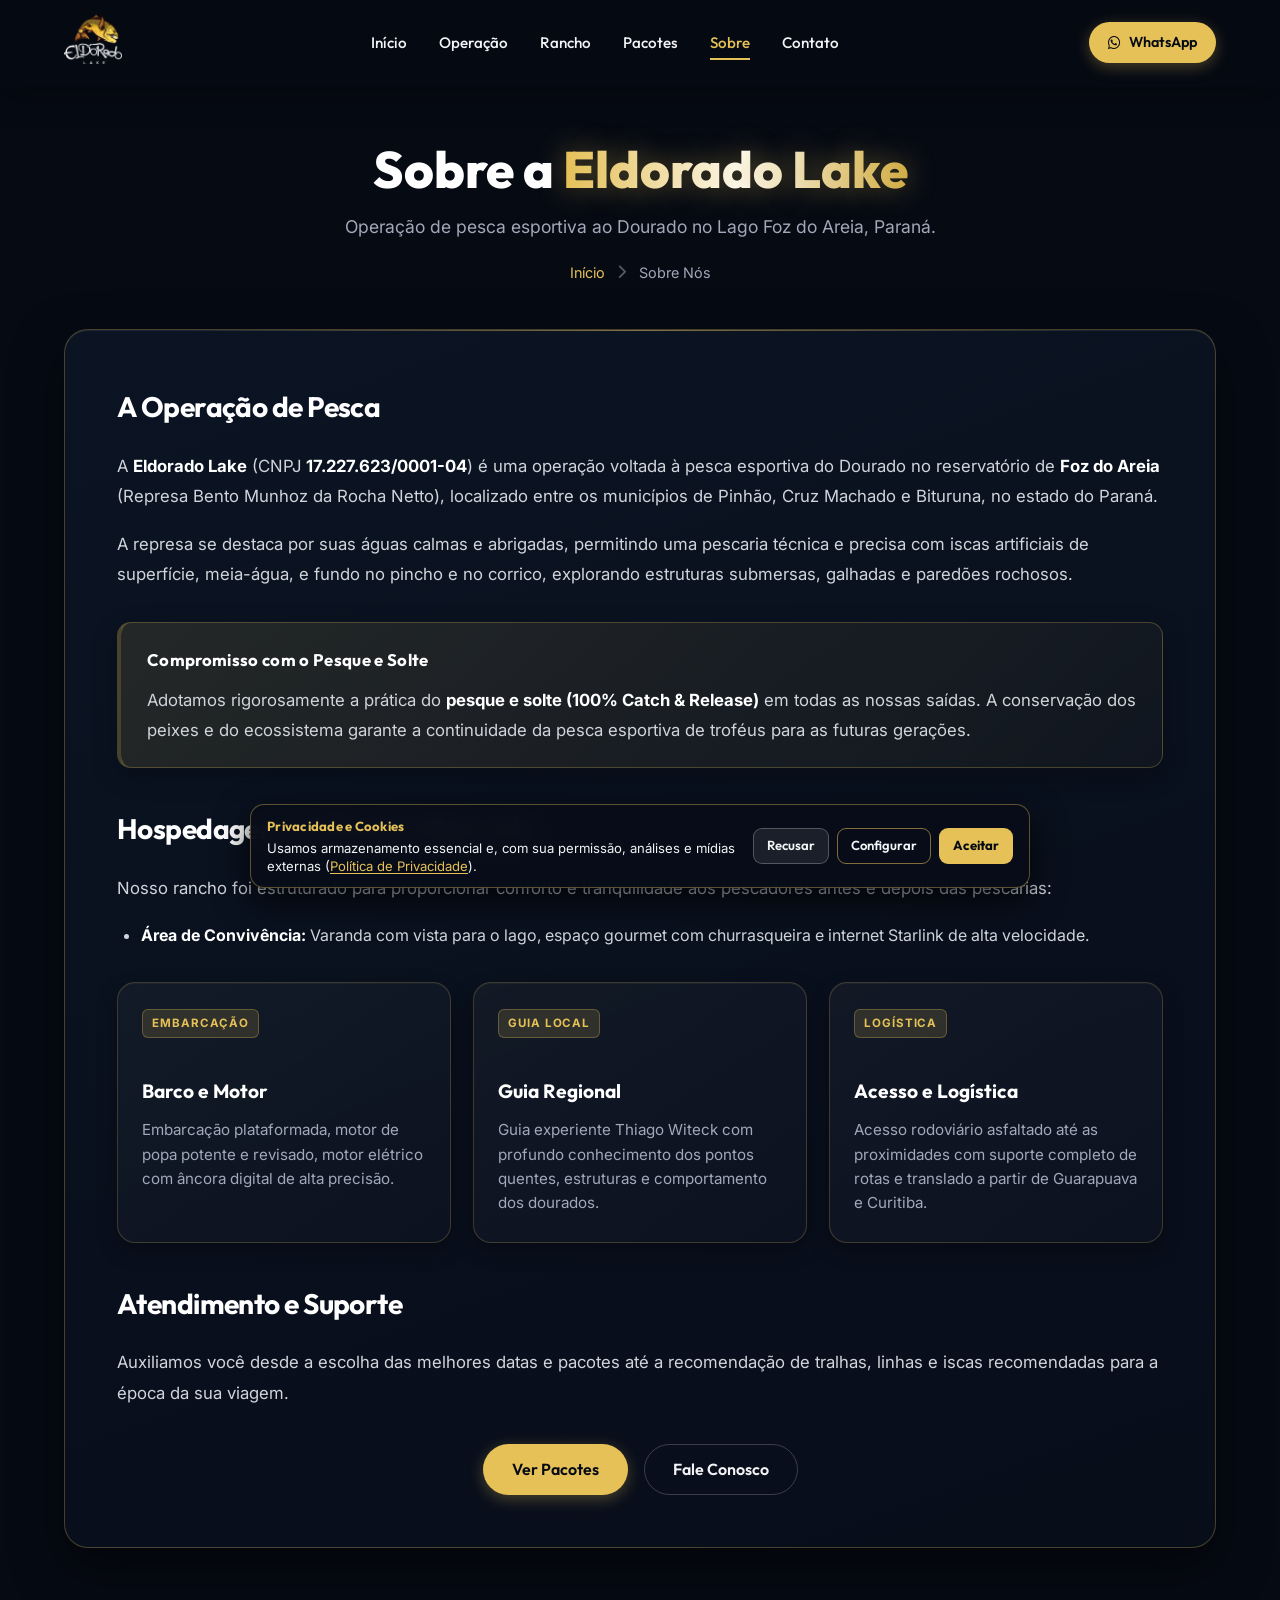
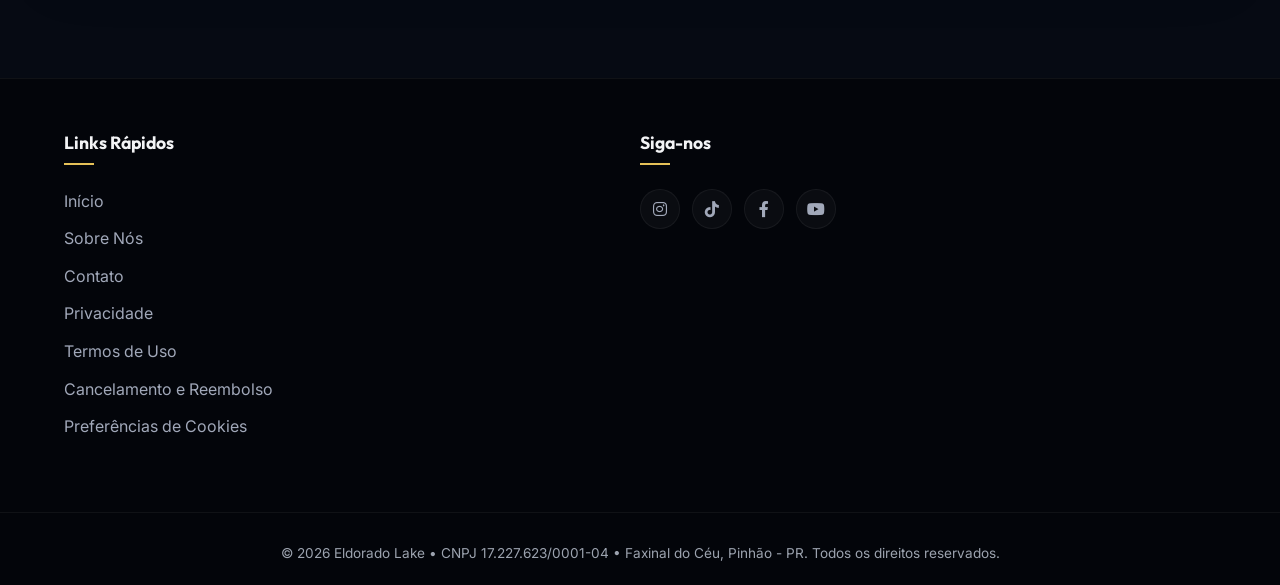
<file: about.html>
<!DOCTYPE html>
<html lang="pt-BR">

<head>
    <meta charset="UTF-8">
    <meta name="viewport" content="width=device-width, initial-scale=1.0">
    <meta name="description"
        content="Conheça a história e estrutura da Eldorado Lake, operação de pesca esportiva ao Dourado no Lago Foz do Areia, Paraná. Hospedagem no Rancho Eldorado.">
    <meta name="keywords"
        content="sobre eldorado lake, pesca dourado parana, thiago witeck, rancho eldorado foz do areia, guia de pesca parana">
    <title>Sobre Nós | Eldorado Lake - Pesca Esportiva</title>

    <link rel="canonical" href="https://www.eldoradolake.com.br/about">
    <meta property="og:type" content="article">
    <meta property="og:url" content="https://www.eldoradolake.com.br/about">
    <meta property="og:title" content="Sobre Nós | Eldorado Lake">
    <meta property="og:description"
        content="Saiba mais sobre a Eldorado Lake: nossa estrutura no Rancho Eldorado, barcos equipados e a pesca ao Dourado no Lago Foz do Areia.">
    <meta property="og:image" content="https://www.eldoradolake.com.br/assets/images/hero_bg.webp">

    <!-- Favicons -->
    <link rel="icon" type="image/x-icon" href="favicon.ico">
    <link rel="icon" type="image/png" sizes="16x16" href="assets/icons/favicon-16x16.png">
    <link rel="icon" type="image/png" sizes="32x32" href="assets/icons/favicon-32x32.png">
    <link rel="icon" type="image/png" sizes="48x48" href="assets/icons/favicon-48x48.png">
    <link rel="apple-touch-icon" sizes="180x180" href="assets/icons/apple-touch-icon.png">
    <link rel="manifest" href="site.webmanifest">
    <meta name="theme-color" content="#060a13">

    <link rel="preconnect" href="https://fonts.googleapis.com">
    <link rel="preconnect" href="https://fonts.gstatic.com" crossorigin>
    <link href="https://fonts.googleapis.com/css2?family=Inter:wght@400;600;700&family=Outfit:wght@600;700;800&display=swap" rel="stylesheet">
    <link rel="preload" href="css/vendor/fontawesome.min.css?v=35.0" as="style">
    <link rel="stylesheet" href="css/vendor/fontawesome.min.css?v=35.0" media="print" onload="this.media='all'">
    <noscript><link rel="stylesheet" href="css/vendor/fontawesome.min.css?v=35.0"></noscript>
    <link rel="stylesheet" href="css/style.css?v=35.2">

    <script type="application/ld+json">
    {
      "@context": "https://schema.org",
      "@type": "AboutPage",
      "mainEntity": {
        "@type": ["Organization", "SportsActivityLocation"],
        "name": "Eldorado Lake - Pesca Esportiva ao Dourado",
        "taxID": "17.227.623/0001-04",
        "url": "https://www.eldoradolake.com.br/",
        "logo": "https://www.eldoradolake.com.br/assets/images/logo_header.webp",
        "telephone": "+5542999162340",
        "founder": {
          "@type": "Person",
          "name": "Thiago Witeck"
        },
        "address": {
          "@type": "PostalAddress",
          "streetAddress": "Faxinal do Céu",
          "addressLocality": "Pinhão",
          "addressRegion": "PR",
          "postalCode": "85170-000",
          "addressCountry": "BR"
        },
        "description": "Operação de pesca esportiva ao Dourado no Lago Foz do Areia, Paraná. Hospedagem no Rancho Eldorado, barcos equipados e guias especializados."
      }
    }
    </script>
</head>

<body>
    <a href="#main-content" class="skip-link">Pular para o conteúdo principal</a>
    <header id="main-header" class="header-scrolled">
        <div class="container header-container">
            <a href="index.html" class="logo" id="header-logo-link" aria-label="Eldorado Lake Início">
                <img src="assets/images/logo_header.webp" alt="Eldorado Lake Logo" id="logo-img" width="160" height="50" style="height: 50px; width: auto;">
            </a>
            <nav id="navbar" aria-label="Navegação Principal">
                <ul class="nav-links">
                    <li><a href="index.html" class="nav-link">Início</a></li>
                    <li><a href="index.html#sobre" class="nav-link">Operação</a></li>
                    <li><a href="index.html#rancho" class="nav-link">Rancho</a></li>
                    <li><a href="index.html#pacotes" class="nav-link">Pacotes</a></li>
                    <li><a href="about.html" class="nav-link active">Sobre</a></li>
                    <li><a href="contact.html" class="nav-link">Contato</a></li>
                    <li class="mobile-only-nav-btn">
                        <a href="https://wa.me/5542999162340" target="_blank" rel="noopener noreferrer" class="btn btn-gold btn-block btn-sm" id="btn-whatsapp-mobile-menu">
                            <i class="fa-brands fa-whatsapp" aria-hidden="true"></i> WhatsApp
                        </a>
                    </li>
                </ul>
            </nav>
            <div class="header-actions">
                <a href="https://wa.me/5542999162340" target="_blank" rel="noopener noreferrer" class="classic-btn btn-gold btn-sm"
                    id="btn-whatsapp-header">
                    <i class="fa-brands fa-whatsapp" aria-hidden="true"></i> WhatsApp
                </a>
                <button type="button" class="mobile-menu-toggle" id="mobile-menu-btn" aria-label="Abrir menu de navegação" aria-expanded="false" aria-controls="navbar">
                    <span class="bar" aria-hidden="true"></span>
                    <span class="bar" aria-hidden="true"></span>
                    <span class="bar" aria-hidden="true"></span>
                </button>
            </div>
        </div>
    </header>

    <main id="main-content" class="subpage-main">
        <div class="container">
            <div class="subpage-hero">
                <h1 class="subpage-title">Sobre a <span class="text-gradient-gold">Eldorado Lake</span></h1>
                <p class="subpage-lead">Operação de pesca esportiva ao Dourado no Lago Foz do Areia, Paraná.</p>
                <div class="breadcrumb-nav">
                    <a href="index.html">Início</a>
                    <span class="breadcrumb-separator" aria-hidden="true"><i class="fa-solid fa-chevron-right" aria-hidden="true"></i></span>
                    <span>Sobre Nós</span>
                </div>
            </div>

            <div class="trust-card">
                <article class="trust-article">
                    <h2>A Operação de Pesca</h2>
                    <p>A <strong>Eldorado Lake</strong> (CNPJ <strong>17.227.623/0001-04</strong>) é uma operação voltada à pesca esportiva do Dourado no
                        reservatório de <strong>Foz do Areia</strong> (Represa Bento Munhoz da Rocha Netto), localizado
                        entre os municípios de Pinhão, Cruz Machado e Bituruna, no estado do Paraná.</p>

                    <p>A represa se destaca por suas águas calmas e abrigadas, permitindo uma pescaria técnica e precisa
                        com iscas artificiais de superfície, meia-água, e fundo no pincho e no corrico, explorando estruturas
                        submersas, galhadas e paredões rochosos.</p>

                    <div class="trust-highlight-box">
                        <div class="trust-highlight-header">
                            <span class="trust-highlight-title">Compromisso com o Pesque e Solte</span>
                        </div>
                        <p>Adotamos rigorosamente a prática do <strong>pesque e solte (100% Catch & Release)</strong> em todas as nossas saídas. A conservação dos peixes e do ecossistema garante a continuidade da pesca esportiva de troféus para as futuras gerações.</p>
                    </div>

                    <h2>Hospedagem no Rancho Eldorado</h2>
                    <p>Nosso rancho foi estruturado para proporcionar conforto e tranquilidade aos pescadores antes e
                        depois das pescarias:</p>
                    <ul>
                        <li><strong>Área de Convivência:</strong> Varanda com vista para o lago, espaço gourmet com churrasqueira e
                            internet Starlink de alta velocidade.</li>
                    </ul>

                    <div class="trust-info-grid">
                        <div class="trust-info-item">
                            <span class="trust-item-badge">Embarcação</span>
                            <h3>Barco e Motor</h3>
                            <p>Embarcação plataformada, motor de popa potente e revisado, motor elétrico com âncora digital de alta precisão.</p>
                        </div>
                        <div class="trust-info-item">
                            <span class="trust-item-badge">Guia Local</span>
                            <h3>Guia Regional</h3>
                            <p>Guia experiente Thiago Witeck com profundo conhecimento dos pontos quentes, estruturas e comportamento dos dourados.</p>
                        </div>
                        <div class="trust-info-item">
                            <span class="trust-item-badge">Logística</span>
                            <h3>Acesso e Logística</h3>
                            <p>Acesso rodoviário asfaltado até as proximidades com suporte completo de rotas e translado a partir de Guarapuava e Curitiba.</p>
                        </div>
                    </div>

                    <h2>Atendimento e Suporte</h2>
                    <p>Auxiliamos você desde a escolha das melhores datas e pacotes até a recomendação de tralhas,
                        linhas e iscas recomendadas para a época da sua viagem.</p>

                    <div class="trust-actions">
                        <a href="index.html#pacotes" class="classic-btn btn-gold">Ver Pacotes</a>
                        <a href="contact.html" class="classic-btn btn-outline">Fale Conosco</a>
                    </div>
                </article>
            </div>
        </div>
    </main>

    <footer>
        <div class="container footer-container">
            <div class="footer-links">
                <h2>Links Rápidos</h2>
                <ul>
                    <li><a href="index.html">Início</a></li>
                    <li><a href="about.html">Sobre Nós</a></li>
                    <li><a href="contact.html">Contato</a></li>
                    <li><a href="privacy.html">Privacidade</a></li>
                    <li><a href="terms.html">Termos de Uso</a></li>
                    <li><a href="refund.html">Cancelamento e Reembolso</a></li>
                    <li><button type="button" class="footer-link-btn" data-open-cookie-preferences>Preferências de Cookies</button></li>
                </ul>
            </div>
            <div class="footer-social">
                <h2>Siga-nos</h2>
                <div class="social-icons">
                    <a href="https://www.instagram.com/thiago.witeck/" target="_blank" rel="noopener noreferrer" class="social-icon"
                        aria-label="Instagram de Thiago Witeck / Eldorado Lake"><i class="fa-brands fa-instagram" aria-hidden="true"></i></a>
                    <a href="https://www.tiktok.com/@thiagowiteck" target="_blank" rel="noopener noreferrer" class="social-icon"
                        aria-label="TikTok de Thiago Witeck / Eldorado Lake"><i class="fa-brands fa-tiktok" aria-hidden="true"></i></a>
                    <a href="https://www.facebook.com/wwinformaticapho" target="_blank" rel="noopener noreferrer" class="social-icon"
                        aria-label="Facebook vinculado no rodapé"><i class="fa-brands fa-facebook-f" aria-hidden="true"></i></a>
                    <a href="https://www.youtube.com/@ThiagoWiteck" target="_blank" rel="noopener noreferrer" class="social-icon"
                        aria-label="Canal do YouTube Thiago Witeck"><i class="fa-brands fa-youtube" aria-hidden="true"></i></a>
                </div>
            </div>
        </div>
        <div class="footer-bottom text-center">
            <p>&copy; 2026 Eldorado Lake • CNPJ 17.227.623/0001-04 • Faxinal do Céu, Pinhão - PR. Todos os direitos reservados.</p>
        </div>
    </footer>

    <script src="js/consent.js?v=35.1" defer></script>
    <script src="js/script.js?v=35.0" defer></script>
</body>

</html>
</file>
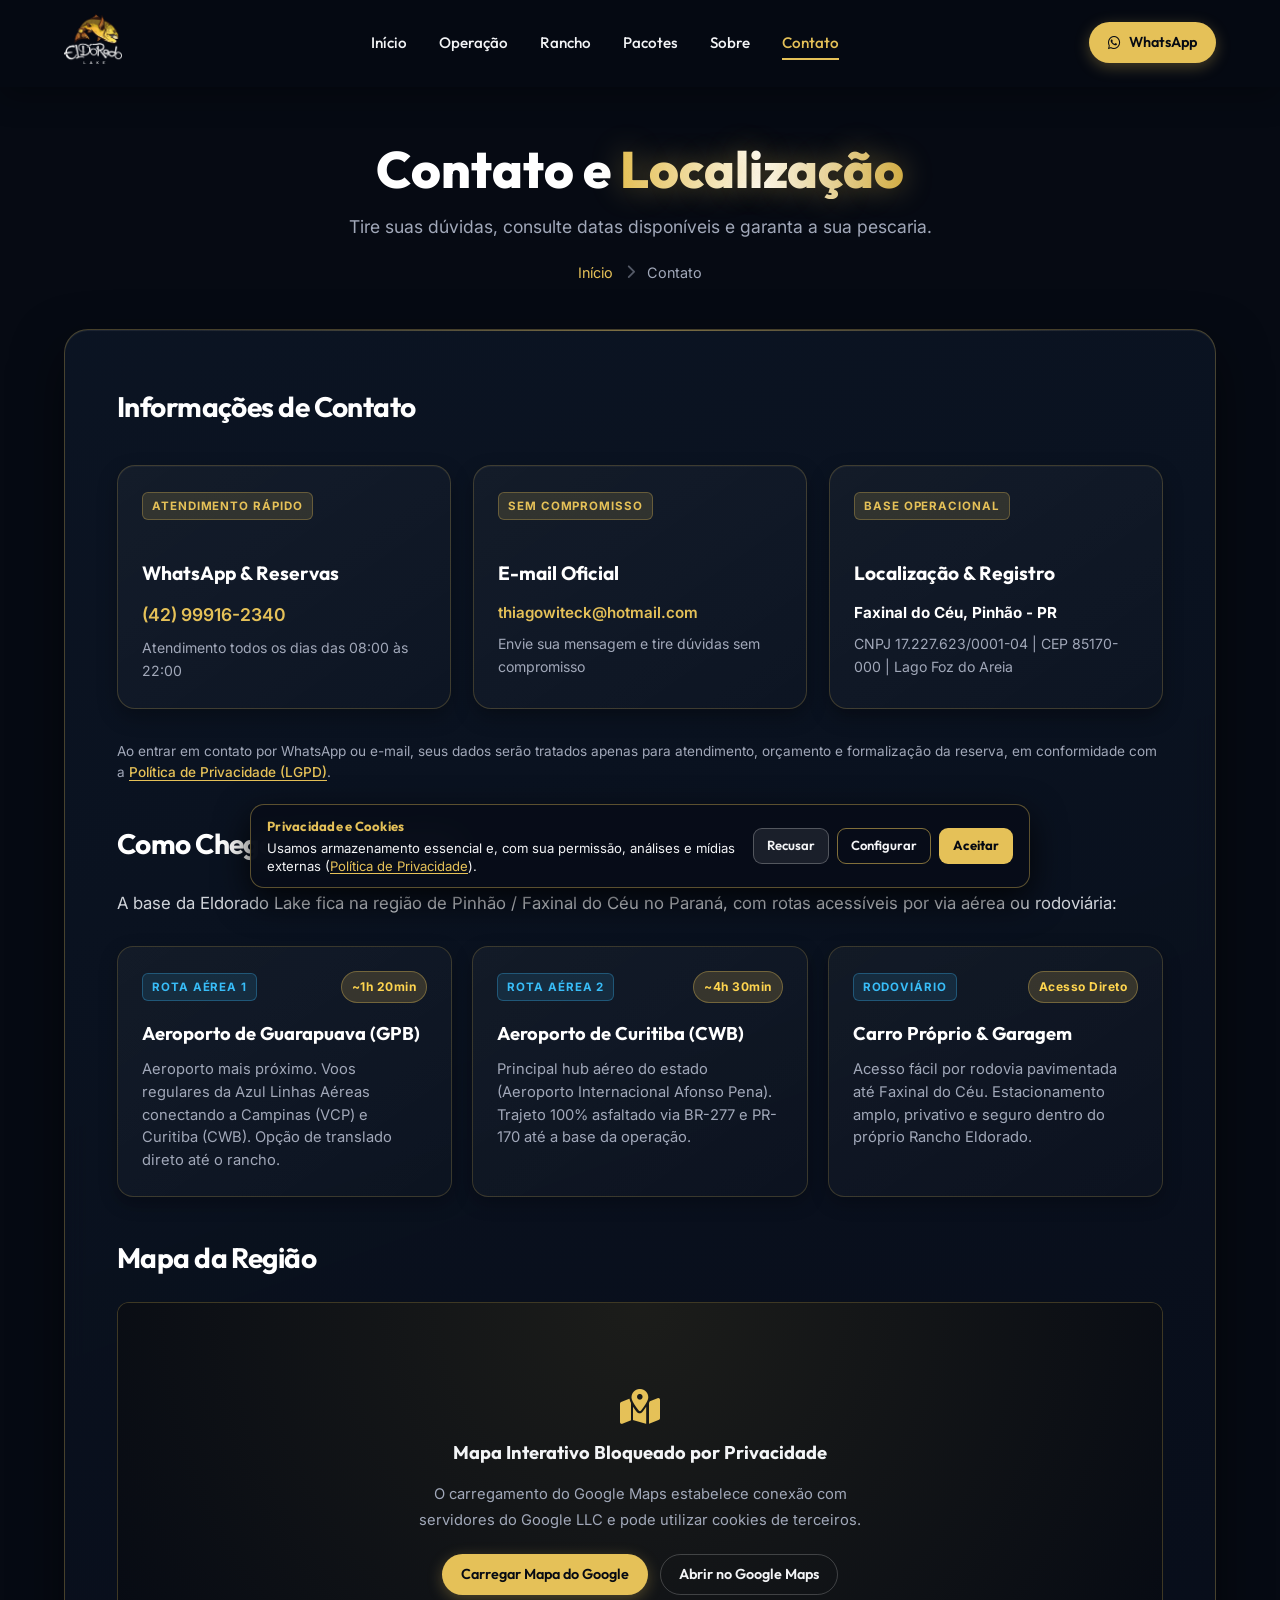
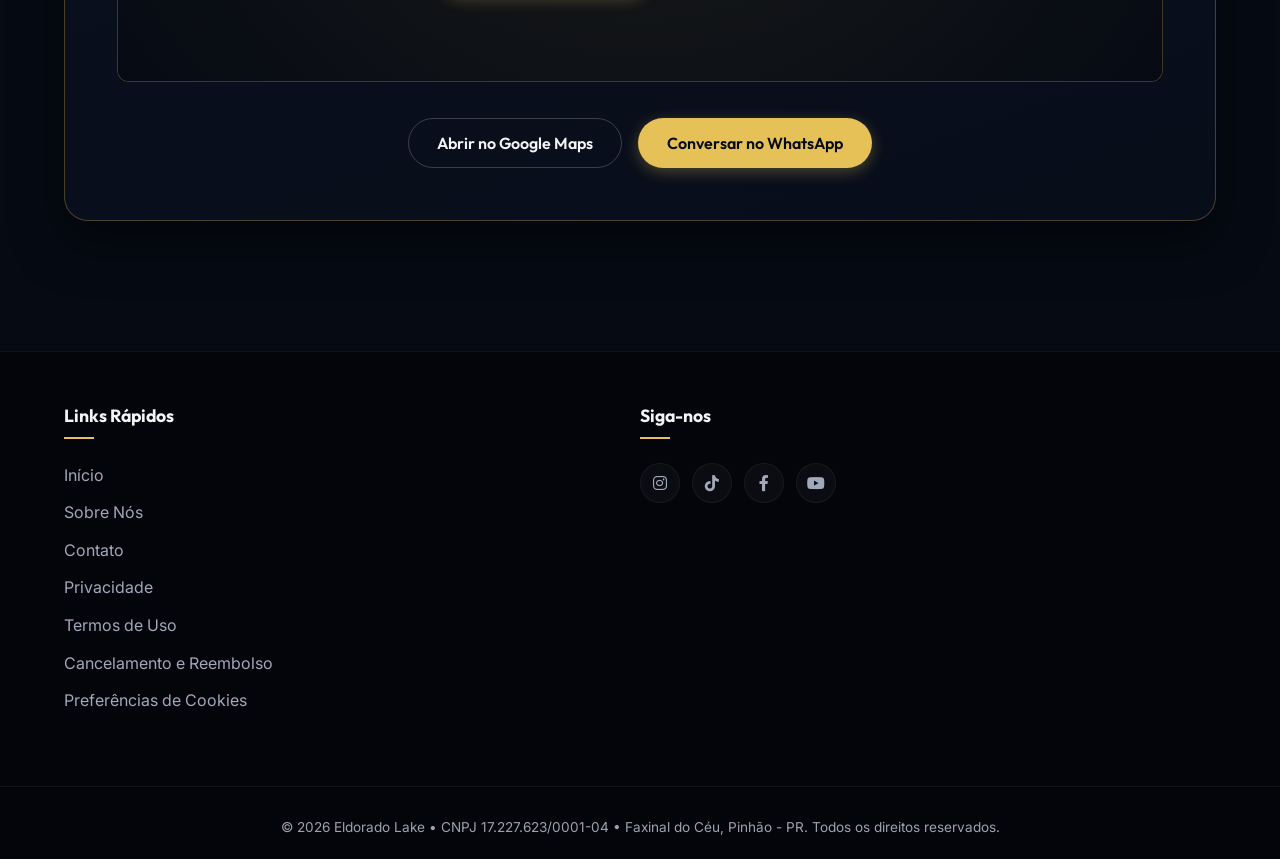
<file: contact.html>
<!DOCTYPE html>
<html lang="pt-BR">
<head>
    <meta charset="UTF-8">
    <meta name="viewport" content="width=device-width, initial-scale=1.0">
    <meta name="description" content="Entre em contato com a Eldorado Lake. Reserve sua pescaria no Lago Foz do Areia, tire dúvidas sobre pacotes e consulte rotas e translado.">
    <meta name="keywords" content="contato eldorado lake, telefone eldorado lake, whatsapp eldorado lake, reservas rancho eldorado, como chegar lago foz do areia">
    <title>Contato & Localização | Eldorado Lake - Pesca Esportiva</title>

    <link rel="canonical" href="https://www.eldoradolake.com.br/contact">
    <meta property="og:type" content="website">
    <meta property="og:url" content="https://www.eldoradolake.com.br/contact">
    <meta property="og:title" content="Contato & Reservas | Eldorado Lake">
    <meta property="og:description" content="Fale diretamente com nossa equipe e consulte datas disponíveis para pescar no Lago Foz do Areia, Paraná.">
    <meta property="og:image" content="https://www.eldoradolake.com.br/assets/images/hero_bg.webp">

    <!-- Favicons -->
    <link rel="icon" type="image/x-icon" href="favicon.ico">
    <link rel="icon" type="image/png" sizes="16x16" href="assets/icons/favicon-16x16.png">
    <link rel="icon" type="image/png" sizes="32x32" href="assets/icons/favicon-32x32.png">
    <link rel="icon" type="image/png" sizes="48x48" href="assets/icons/favicon-48x48.png">
    <link rel="apple-touch-icon" sizes="180x180" href="assets/icons/apple-touch-icon.png">
    <link rel="manifest" href="site.webmanifest">
    <meta name="theme-color" content="#060a13">

    <link rel="preconnect" href="https://fonts.googleapis.com">
    <link rel="preconnect" href="https://fonts.gstatic.com" crossorigin>
    <link href="https://fonts.googleapis.com/css2?family=Inter:wght@400;600;700&family=Outfit:wght@600;700;800&display=swap" rel="stylesheet">
    <link rel="preload" href="css/vendor/fontawesome.min.css?v=35.0" as="style">
    <link rel="stylesheet" href="css/vendor/fontawesome.min.css?v=35.0" media="print" onload="this.media='all'">
    <noscript><link rel="stylesheet" href="css/vendor/fontawesome.min.css?v=35.0"></noscript>
    <link rel="stylesheet" href="css/style.css?v=35.2">

    <script type="application/ld+json">
    {
      "@context": "https://schema.org",
      "@type": "ContactPage",
      "mainEntity": {
        "@type": ["LocalBusiness", "SportsActivityLocation", "LodgingBusiness"],
        "name": "Operação de pesca Eldorado Lake",
        "taxID": "17.227.623/0001-04",
        "url": "https://www.eldoradolake.com.br/",
        "logo": "https://www.eldoradolake.com.br/assets/images/logo_header.webp",
        "image": "https://www.eldoradolake.com.br/assets/images/hero_bg.webp",
        "telephone": "+5542999162340",
        "email": "thiagowiteck@hotmail.com",
        "priceRange": "$$$",
        "address": {
          "@type": "PostalAddress",
          "streetAddress": "Faxinal do Céu",
          "addressLocality": "Pinhão",
          "addressRegion": "PR",
          "postalCode": "85170-000",
          "addressCountry": "BR"
        },
        "geo": {
          "@type": "GeoCoordinates",
          "latitude": -25.9954877,
          "longitude": -51.6095719
        },
        "openingHoursSpecification": {
          "@type": "OpeningHoursSpecification",
          "dayOfWeek": ["Monday", "Tuesday", "Wednesday", "Thursday", "Friday", "Saturday", "Sunday"],
          "opens": "06:00",
          "closes": "22:00"
        },
        "contactPoint": {
          "@type": "ContactPoint",
          "telephone": "+5542999162340",
          "contactType": "customer service",
          "areaServed": "BR",
          "availableLanguage": ["Portuguese"]
        }
      }
    }
    </script>
</head>
<body>
    <a href="#main-content" class="skip-link">Pular para o conteúdo principal</a>
    <header id="main-header" class="header-scrolled">
        <div class="container header-container">
            <a href="index.html" class="logo" id="header-logo-link" aria-label="Eldorado Lake Início">
                <img src="assets/images/logo_header.webp" alt="Eldorado Lake Logo" id="logo-img" width="160" height="50" style="height: 50px; width: auto;">
            </a>
            <nav id="navbar" aria-label="Navegação Principal">
                <ul class="nav-links">
                    <li><a href="index.html" class="nav-link">Início</a></li>
                    <li><a href="index.html#sobre" class="nav-link">Operação</a></li>
                    <li><a href="index.html#rancho" class="nav-link">Rancho</a></li>
                    <li><a href="index.html#pacotes" class="nav-link">Pacotes</a></li>
                    <li><a href="about.html" class="nav-link">Sobre</a></li>
                    <li><a href="contact.html" class="nav-link active">Contato</a></li>
                    <li class="mobile-only-nav-btn">
                        <a href="https://wa.me/5542999162340" target="_blank" rel="noopener noreferrer" class="btn btn-gold btn-block btn-sm" id="btn-whatsapp-mobile-menu">
                            <i class="fa-brands fa-whatsapp" aria-hidden="true"></i> WhatsApp
                        </a>
                    </li>
                </ul>
            </nav>
            <div class="header-actions">
                <a href="https://wa.me/5542999162340" target="_blank" rel="noopener noreferrer" class="classic-btn btn-gold btn-sm" id="btn-whatsapp-header">
                    <i class="fa-brands fa-whatsapp" aria-hidden="true"></i> WhatsApp
                </a>
                <button type="button" class="mobile-menu-toggle" id="mobile-menu-btn" aria-label="Abrir menu de navegação" aria-expanded="false" aria-controls="navbar">
                    <span class="bar" aria-hidden="true"></span>
                    <span class="bar" aria-hidden="true"></span>
                    <span class="bar" aria-hidden="true"></span>
                </button>
            </div>
        </div>
    </header>

    <main id="main-content" class="subpage-main">
        <div class="container">
            <div class="subpage-hero">
                <h1 class="subpage-title">Contato e <span class="text-gradient-gold">Localização</span></h1>
                <p class="subpage-lead">Tire suas dúvidas, consulte datas disponíveis e garanta a sua pescaria.</p>
                <div class="breadcrumb-nav">
                    <a href="index.html">Início</a>
                    <span class="breadcrumb-separator" aria-hidden="true"><i class="fa-solid fa-chevron-right" aria-hidden="true"></i></span>
                    <span>Contato</span>
                </div>
            </div>

            <div class="trust-card">
                <article class="trust-article">
                    <h2>Informações de Contato</h2>
                    <div class="trust-info-grid">
                        <div class="trust-info-item">
                            <span class="trust-item-badge">Atendimento Rápido</span>
                            <h3>WhatsApp & Reservas</h3>
                            <p><a href="https://wa.me/5542999162340" target="_blank" rel="noopener noreferrer" class="contact-link-highlight">(42) 99916-2340</a></p>
                            <p style="font-size: 0.88rem; margin-top: 8px; color: var(--text-muted);">Atendimento todos os dias das 08:00 às 22:00</p>
                        </div>
                        <div class="trust-info-item">
                            <span class="trust-item-badge">Sem Compromisso</span>
                            <h3>E-mail Oficial</h3>
                            <p><a href="mailto:thiagowiteck@hotmail.com" class="contact-link-highlight" style="font-size: 0.95rem;">thiagowiteck@hotmail.com</a></p>
                            <p style="font-size: 0.88rem; margin-top: 8px; color: var(--text-muted);">Envie sua mensagem e tire dúvidas sem compromisso</p>
                        </div>
                        <div class="trust-info-item">
                            <span class="trust-item-badge">Base Operacional</span>
                            <h3>Localização & Registro</h3>
                            <p><strong>Faxinal do Céu, Pinhão - PR</strong></p>
                            <p style="font-size: 0.88rem; margin-top: 8px; color: var(--text-muted);">CNPJ 17.227.623/0001-04 | CEP 85170-000 | Lago Foz do Areia</p>
                        </div>
                    </div>
                    <p class="lgpd-contact-note">
                        Ao entrar em contato por WhatsApp ou e-mail, seus dados serão tratados apenas para atendimento, orçamento e formalização da reserva, em conformidade com a <a href="privacy.html">Política de Privacidade (LGPD)</a>.
                    </p>

                    <h2>Como Chegar & Aeroportos</h2>
                    <p>A base da Eldorado Lake fica na região de Pinhão / Faxinal do Céu no Paraná, com rotas acessíveis por via aérea ou rodoviária:</p>
                    
                    <div class="travel-grid">
                        <div class="travel-card">
                            <div class="travel-card-header">
                                <span class="travel-tag">Rota Aérea 1</span>
                                <span class="travel-time-badge">~1h 20min</span>
                            </div>
                            <h3>Aeroporto de Guarapuava (GPB)</h3>
                            <p>Aeroporto mais próximo. Voos regulares da Azul Linhas Aéreas conectando a Campinas (VCP) e Curitiba (CWB). Opção de translado direto até o rancho.</p>
                        </div>

                        <div class="travel-card">
                            <div class="travel-card-header">
                                <span class="travel-tag">Rota Aérea 2</span>
                                <span class="travel-time-badge">~4h 30min</span>
                            </div>
                            <h3>Aeroporto de Curitiba (CWB)</h3>
                            <p>Principal hub aéreo do estado (Aeroporto Internacional Afonso Pena). Trajeto 100% asfaltado via BR-277 e PR-170 até a base da operação.</p>
                        </div>

                        <div class="travel-card">
                            <div class="travel-card-header">
                                <span class="travel-tag">Rodoviário</span>
                                <span class="travel-time-badge">Acesso Direto</span>
                            </div>
                            <h3>Carro Próprio & Garagem</h3>
                            <p>Acesso fácil por rodovia pavimentada até Faxinal do Céu. Estacionamento amplo, privativo e seguro dentro do próprio Rancho Eldorado.</p>
                        </div>
                    </div>

                    <h2>Mapa da Região</h2>
                    <div class="consent-map-box subpage-map-box">
                        <div class="consent-map-placeholder">
                            <i class="fa-solid fa-map-location-dot" aria-hidden="true"></i>
                            <h3>Mapa Interativo Bloqueado por Privacidade</h3>
                            <p>O carregamento do Google Maps estabelece conexão com servidores do Google LLC e pode utilizar cookies de terceiros.</p>
                            <div class="consent-map-actions">
                                <button type="button" class="classic-btn btn-gold btn-sm" data-consent-grant="externalMedia">Carregar Mapa do Google</button>
                                <a href="https://maps.app.goo.gl/ggCzNRzaTgsAnpXD6" target="_blank" rel="noopener noreferrer" class="classic-btn btn-outline btn-sm">Abrir no Google Maps</a>
                            </div>
                        </div>
                        <iframe
                            data-consent-src="https://www.google.com/maps/embed?pb=!1m18!1m12!1m3!1d6331.031754015601!2d-51.6095719!3d-25.9954877!2m3!1f0!2f0!3f0!3m2!1i1024!2i768!4f13.1!3m3!1m2!1s0x94e5eddf2daea4e7%3A0xe43be12724bd0de4!2sOpera%C3%A7%C3%A3o%20de%20pesca%20ElDorado%20Lake!5e0!3m2!1spt-BR!2sbr!4v1720000000000"
                            width="100%"
                            height="380"
                            style="border:0; width: 100%; height: 100%; min-height: 380px;"
                            allowfullscreen=""
                            loading="lazy"
                            referrerpolicy="no-referrer-when-downgrade"
                            title="Operação de Pesca Eldorado Lake - Google Maps"
                            hidden>
                        </iframe>
                    </div>

                    <div class="trust-actions">
                        <a href="https://maps.app.goo.gl/ggCzNRzaTgsAnpXD6" target="_blank" rel="noopener noreferrer" class="classic-btn btn-outline">Abrir no Google Maps</a>
                        <a href="https://wa.me/5542999162340?text=Ol%C3%A1%2C%20gostaria%20de%20consultar%20as%20datas%20dispon%C3%ADveis%20na%20Eldorado%20Lake." target="_blank" rel="noopener noreferrer" class="classic-btn btn-gold">Conversar no WhatsApp</a>
                    </div>
                </article>
            </div>
        </div>
    </main>

    <footer>
        <div class="container footer-container">
            <div class="footer-links">
                <h2>Links Rápidos</h2>
                <ul>
                    <li><a href="index.html">Início</a></li>
                    <li><a href="about.html">Sobre Nós</a></li>
                    <li><a href="contact.html">Contato</a></li>
                    <li><a href="privacy.html">Privacidade</a></li>
                    <li><a href="terms.html">Termos de Uso</a></li>
                    <li><a href="refund.html">Cancelamento e Reembolso</a></li>
                    <li><button type="button" class="footer-link-btn" data-open-cookie-preferences>Preferências de Cookies</button></li>
                </ul>
            </div>
            <div class="footer-social">
                <h2>Siga-nos</h2>
                <div class="social-icons">
                    <a href="https://www.instagram.com/thiago.witeck/" target="_blank" rel="noopener noreferrer" class="social-icon" aria-label="Instagram de Thiago Witeck / Eldorado Lake"><i class="fa-brands fa-instagram" aria-hidden="true"></i></a>
                    <a href="https://www.tiktok.com/@thiagowiteck" target="_blank" rel="noopener noreferrer" class="social-icon" aria-label="TikTok de Thiago Witeck / Eldorado Lake"><i class="fa-brands fa-tiktok" aria-hidden="true"></i></a>
                    <a href="https://www.facebook.com/wwinformaticapho" target="_blank" rel="noopener noreferrer" class="social-icon" aria-label="Facebook vinculado no rodapé"><i class="fa-brands fa-facebook-f" aria-hidden="true"></i></a>
                    <a href="https://www.youtube.com/@ThiagoWiteck" target="_blank" rel="noopener noreferrer" class="social-icon" aria-label="Canal do YouTube Thiago Witeck"><i class="fa-brands fa-youtube" aria-hidden="true"></i></a>
                </div>
            </div>
        </div>
        <div class="footer-bottom text-center">
            <p>&copy; 2026 Eldorado Lake • CNPJ 17.227.623/0001-04 • Faxinal do Céu, Pinhão - PR. Todos os direitos reservados.</p>
        </div>
    </footer>

    <script src="js/consent.js?v=35.1" defer></script>
    <script src="js/script.js?v=35.0" defer></script>
</body>
</html>
</file>
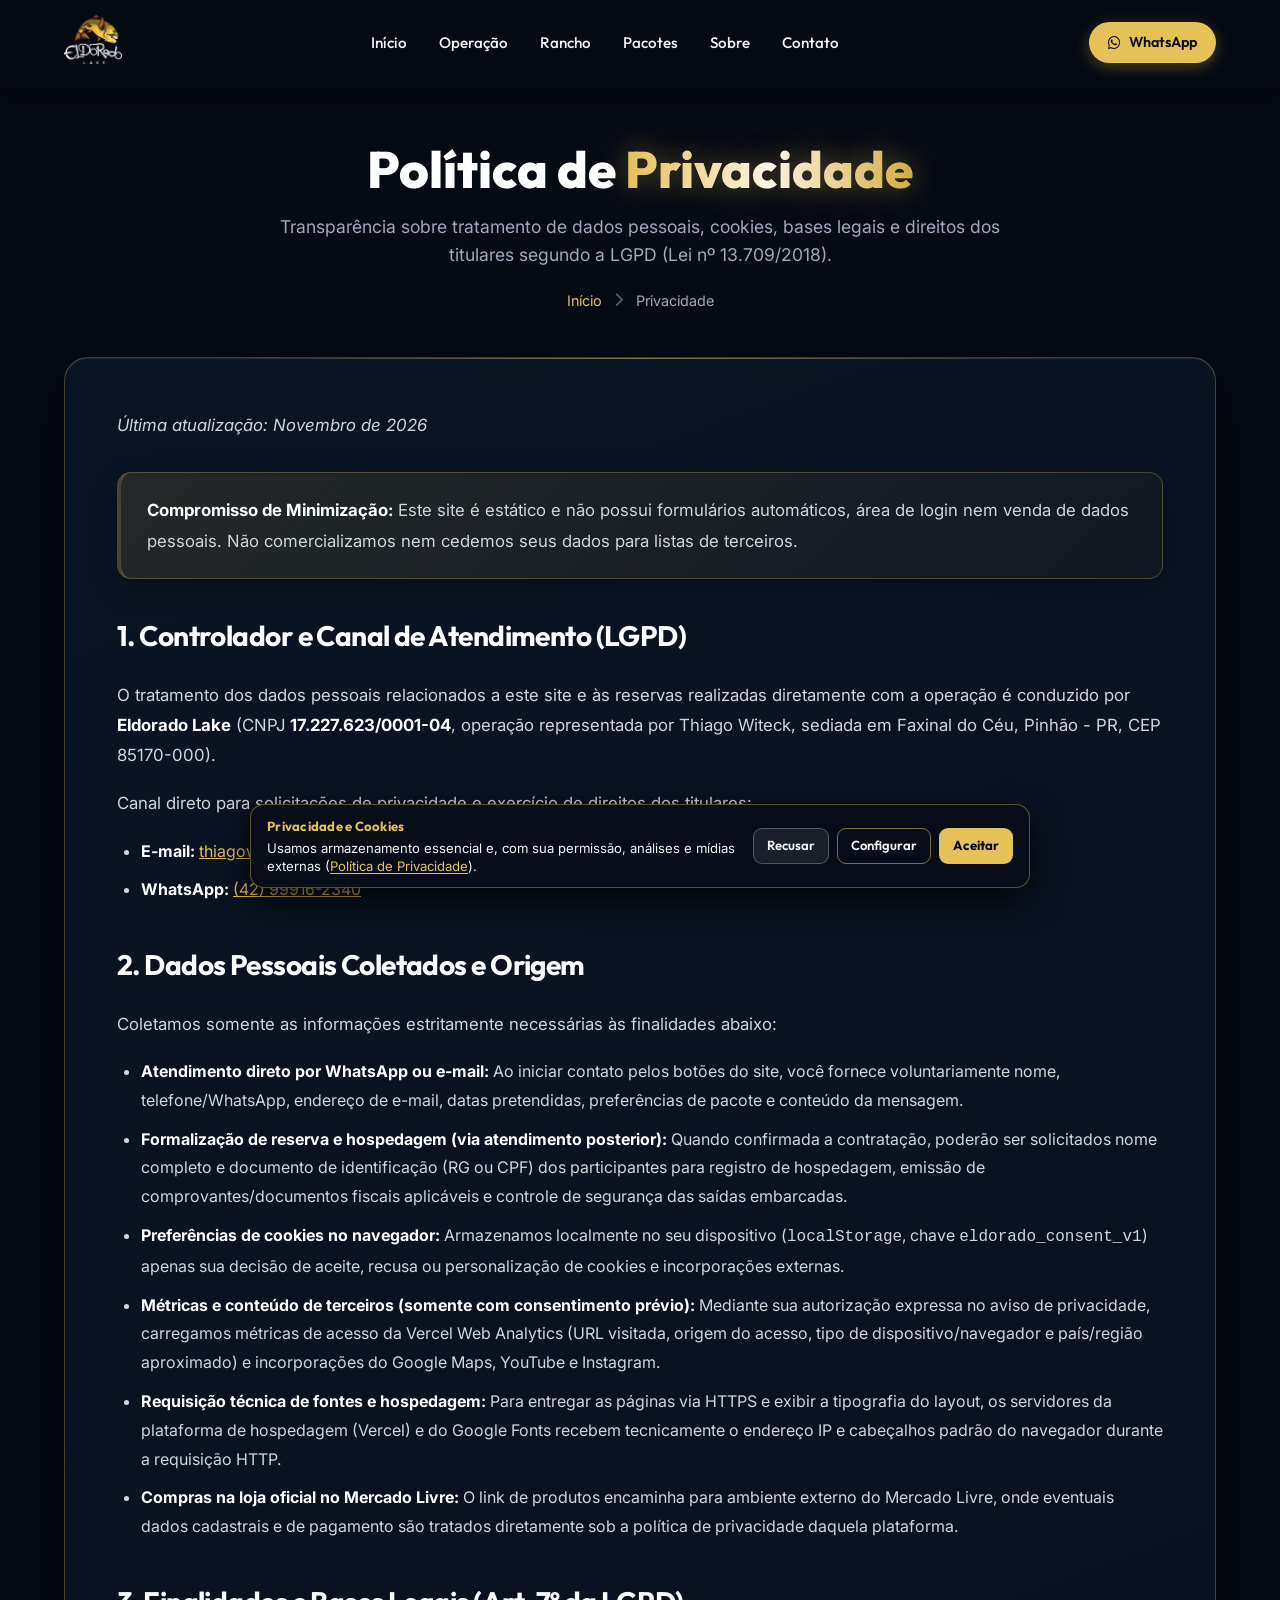
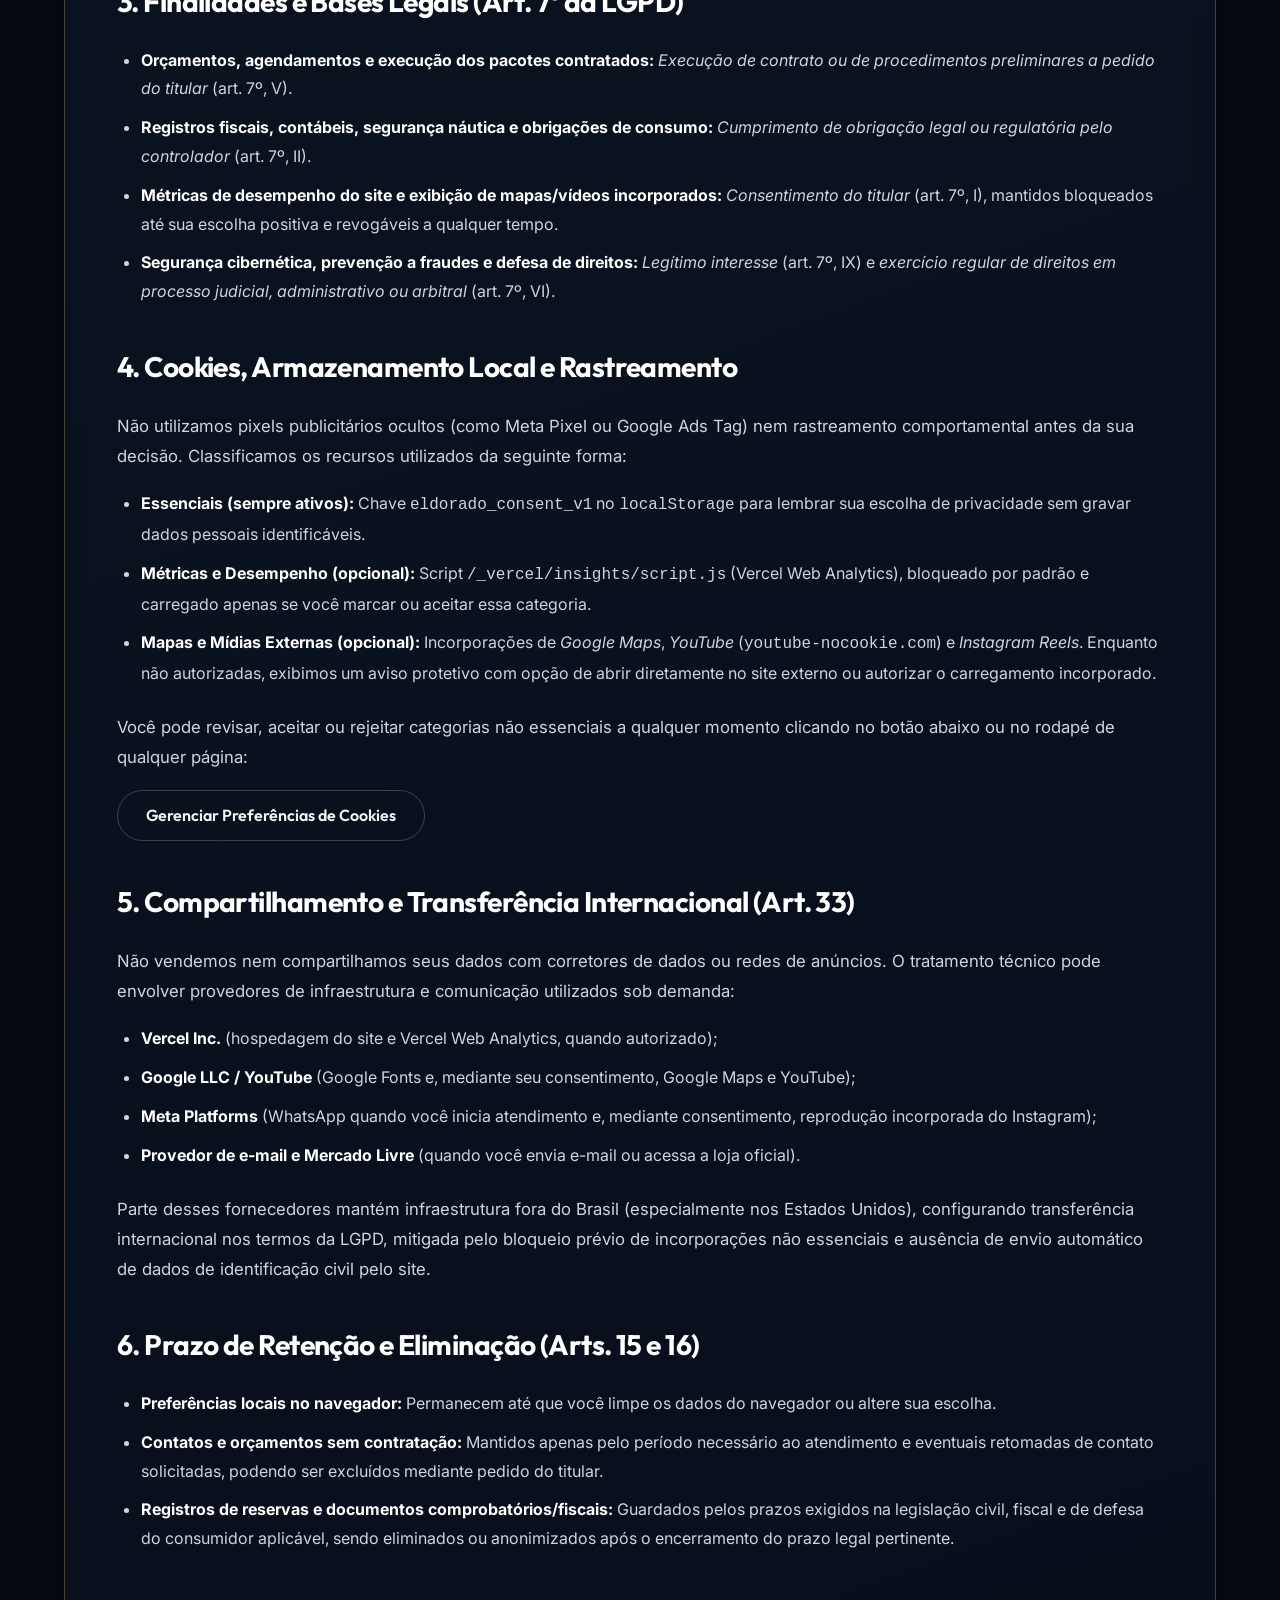
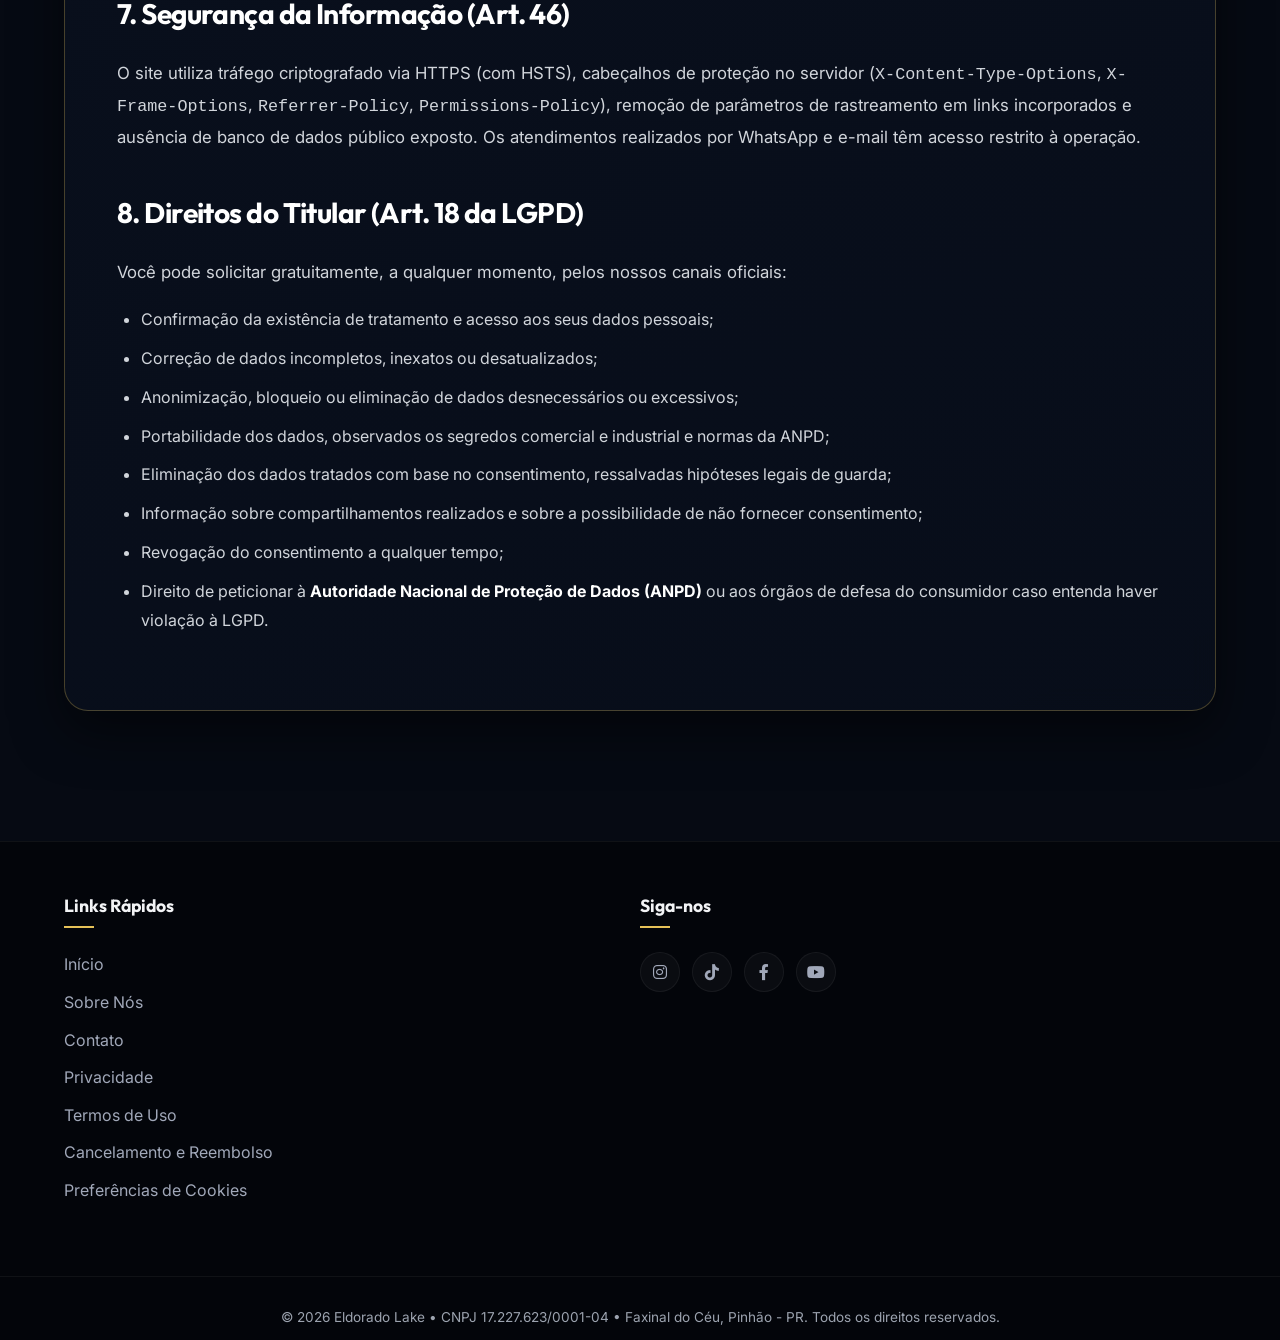
<file: privacy.html>
<!DOCTYPE html>
<html lang="pt-BR">
<head>
    <meta charset="UTF-8">
    <meta name="viewport" content="width=device-width, initial-scale=1.0">
    <meta name="description" content="Política de Privacidade e Cookies da Eldorado Lake em conformidade com a Lei Geral de Proteção de Dados (LGPD - Lei nº 13.709/2018).">
    <title>Política de Privacidade e Cookies | Eldorado Lake</title>

    <link rel="canonical" href="https://www.eldoradolake.com.br/privacy">
    <meta property="og:type" content="article">
    <meta property="og:url" content="https://www.eldoradolake.com.br/privacy">
    <meta property="og:title" content="Política de Privacidade e Cookies | Eldorado Lake">
    <meta property="og:description" content="Saiba como a Eldorado Lake coleta, utiliza, armazena e protege seus dados pessoais e como gerenciar preferências de cookies.">

    <!-- Favicons -->
    <link rel="icon" type="image/x-icon" href="favicon.ico">
    <link rel="icon" type="image/png" sizes="16x16" href="assets/icons/favicon-16x16.png">
    <link rel="icon" type="image/png" sizes="32x32" href="assets/icons/favicon-32x32.png">
    <link rel="icon" type="image/png" sizes="48x48" href="assets/icons/favicon-48x48.png">
    <link rel="apple-touch-icon" sizes="180x180" href="assets/icons/apple-touch-icon.png">
    <link rel="manifest" href="site.webmanifest">
    <meta name="theme-color" content="#060a13">

    <link rel="preconnect" href="https://fonts.googleapis.com">
    <link rel="preconnect" href="https://fonts.gstatic.com" crossorigin>
    <link href="https://fonts.googleapis.com/css2?family=Inter:wght@400;600;700&family=Outfit:wght@600;700;800&display=swap" rel="stylesheet">
    <link rel="preload" href="css/vendor/fontawesome.min.css?v=35.0" as="style">
    <link rel="stylesheet" href="css/vendor/fontawesome.min.css?v=35.0" media="print" onload="this.media='all'">
    <noscript><link rel="stylesheet" href="css/vendor/fontawesome.min.css?v=35.0"></noscript>
    <link rel="stylesheet" href="css/style.css?v=35.2">

    <script type="application/ld+json">
    {
      "@context": "https://schema.org",
      "@type": "WebPage",
      "name": "Política de Privacidade e Cookies | Eldorado Lake",
      "url": "https://www.eldoradolake.com.br/privacy",
      "description": "Política de Privacidade, Cookies e Proteção de Dados da Eldorado Lake em conformidade com a LGPD.",
      "publisher": {
        "@type": "Organization",
        "name": "Eldorado Lake",
        "url": "https://www.eldoradolake.com.br/"
      }
    }
    </script>
</head>
<body>
    <a href="#main-content" class="skip-link">Pular para o conteúdo principal</a>
    <header id="main-header" class="header-scrolled">
        <div class="container header-container">
            <a href="index.html" class="logo" id="header-logo-link" aria-label="Eldorado Lake Início">
                <img src="assets/images/logo_header.webp" alt="Eldorado Lake Logo" id="logo-img" width="160" height="50" style="height: 50px; width: auto;">
            </a>
            <nav id="navbar" aria-label="Navegação Principal">
                <ul class="nav-links">
                    <li><a href="index.html" class="nav-link">Início</a></li>
                    <li><a href="index.html#sobre" class="nav-link">Operação</a></li>
                    <li><a href="index.html#rancho" class="nav-link">Rancho</a></li>
                    <li><a href="index.html#pacotes" class="nav-link">Pacotes</a></li>
                    <li><a href="about.html" class="nav-link">Sobre</a></li>
                    <li><a href="contact.html" class="nav-link">Contato</a></li>
                    <li class="mobile-only-nav-btn">
                        <a href="https://wa.me/5542999162340" target="_blank" rel="noopener noreferrer" class="btn btn-gold btn-block btn-sm" id="btn-whatsapp-mobile-menu">
                            <i class="fa-brands fa-whatsapp" aria-hidden="true"></i> WhatsApp
                        </a>
                    </li>
                </ul>
            </nav>
            <div class="header-actions">
                <a href="https://wa.me/5542999162340" target="_blank" rel="noopener noreferrer" class="classic-btn btn-gold btn-sm" id="btn-whatsapp-header">
                    <i class="fa-brands fa-whatsapp" aria-hidden="true"></i> WhatsApp
                </a>
                <button type="button" class="mobile-menu-toggle" id="mobile-menu-btn" aria-label="Abrir menu de navegação" aria-expanded="false" aria-controls="navbar">
                    <span class="bar" aria-hidden="true"></span>
                    <span class="bar" aria-hidden="true"></span>
                    <span class="bar" aria-hidden="true"></span>
                </button>
            </div>
        </div>
    </header>

    <main id="main-content" class="subpage-main">
        <div class="container">
            <div class="subpage-hero">
                <h1 class="subpage-title">Política de <span class="text-gradient-gold">Privacidade</span></h1>
                <p class="subpage-lead">Transparência sobre tratamento de dados pessoais, cookies, bases legais e direitos dos titulares segundo a LGPD (Lei nº 13.709/2018).</p>
                <div class="breadcrumb-nav">
                    <a href="index.html">Início</a>
                    <span class="breadcrumb-separator" aria-hidden="true"><i class="fa-solid fa-chevron-right" aria-hidden="true"></i></span>
                    <span>Privacidade</span>
                </div>
            </div>

            <div class="trust-card">
                <article class="trust-article">
                    <p><em>Última atualização: Novembro de 2026</em></p>

                    <div class="trust-highlight-box">
                        <p><strong>Compromisso de Minimização:</strong> Este site é estático e não possui formulários automáticos, área de login nem venda de dados pessoais. Não comercializamos nem cedemos seus dados para listas de terceiros.</p>
                    </div>

                    <h2>1. Controlador e Canal de Atendimento (LGPD)</h2>
                    <p>O tratamento dos dados pessoais relacionados a este site e às reservas realizadas diretamente com a operação é conduzido por <strong>Eldorado Lake</strong> (CNPJ <strong>17.227.623/0001-04</strong>, operação representada por Thiago Witeck, sediada em Faxinal do Céu, Pinhão - PR, CEP 85170-000).</p>
                    <p>Canal direto para solicitações de privacidade e exercício de direitos dos titulares:</p>
                    <ul>
                        <li><strong>E-mail:</strong> <a href="mailto:thiagowiteck@hotmail.com" style="color: var(--primary-gold);">thiagowiteck@hotmail.com</a></li>
                        <li><strong>WhatsApp:</strong> <a href="https://wa.me/5542999162340" target="_blank" rel="noopener noreferrer" style="color: var(--primary-gold);">(42) 99916-2340</a></li>
                    </ul>

                    <h2>2. Dados Pessoais Coletados e Origem</h2>
                    <p>Coletamos somente as informações estritamente necessárias às finalidades abaixo:</p>
                    <ul>
                        <li><strong>Atendimento direto por WhatsApp ou e-mail:</strong> Ao iniciar contato pelos botões do site, você fornece voluntariamente nome, telefone/WhatsApp, endereço de e-mail, datas pretendidas, preferências de pacote e conteúdo da mensagem.</li>
                        <li><strong>Formalização de reserva e hospedagem (via atendimento posterior):</strong> Quando confirmada a contratação, poderão ser solicitados nome completo e documento de identificação (RG ou CPF) dos participantes para registro de hospedagem, emissão de comprovantes/documentos fiscais aplicáveis e controle de segurança das saídas embarcadas.</li>
                        <li><strong>Preferências de cookies no navegador:</strong> Armazenamos localmente no seu dispositivo (<code>localStorage</code>, chave <code>eldorado_consent_v1</code>) apenas sua decisão de aceite, recusa ou personalização de cookies e incorporações externas.</li>
                        <li><strong>Métricas e conteúdo de terceiros (somente com consentimento prévio):</strong> Mediante sua autorização expressa no aviso de privacidade, carregamos métricas de acesso da Vercel Web Analytics (URL visitada, origem do acesso, tipo de dispositivo/navegador e país/região aproximado) e incorporações do Google Maps, YouTube e Instagram.</li>
                        <li><strong>Requisição técnica de fontes e hospedagem:</strong> Para entregar as páginas via HTTPS e exibir a tipografia do layout, os servidores da plataforma de hospedagem (Vercel) e do Google Fonts recebem tecnicamente o endereço IP e cabeçalhos padrão do navegador durante a requisição HTTP.</li>
                        <li><strong>Compras na loja oficial no Mercado Livre:</strong> O link de produtos encaminha para ambiente externo do Mercado Livre, onde eventuais dados cadastrais e de pagamento são tratados diretamente sob a política de privacidade daquela plataforma.</li>
                    </ul>

                    <h2>3. Finalidades e Bases Legais (Art. 7º da LGPD)</h2>
                    <ul>
                        <li><strong>Orçamentos, agendamentos e execução dos pacotes contratados:</strong> <em>Execução de contrato ou de procedimentos preliminares a pedido do titular</em> (art. 7º, V).</li>
                        <li><strong>Registros fiscais, contábeis, segurança náutica e obrigações de consumo:</strong> <em>Cumprimento de obrigação legal ou regulatória pelo controlador</em> (art. 7º, II).</li>
                        <li><strong>Métricas de desempenho do site e exibição de mapas/vídeos incorporados:</strong> <em>Consentimento do titular</em> (art. 7º, I), mantidos bloqueados até sua escolha positiva e revogáveis a qualquer tempo.</li>
                        <li><strong>Segurança cibernética, prevenção a fraudes e defesa de direitos:</strong> <em>Legítimo interesse</em> (art. 7º, IX) e <em>exercício regular de direitos em processo judicial, administrativo ou arbitral</em> (art. 7º, VI).</li>
                    </ul>

                    <h2>4. Cookies, Armazenamento Local e Rastreamento</h2>
                    <p>Não utilizamos pixels publicitários ocultos (como Meta Pixel ou Google Ads Tag) nem rastreamento comportamental antes da sua decisão. Classificamos os recursos utilizados da seguinte forma:</p>
                    <ul>
                        <li><strong>Essenciais (sempre ativos):</strong> Chave <code>eldorado_consent_v1</code> no <code>localStorage</code> para lembrar sua escolha de privacidade sem gravar dados pessoais identificáveis.</li>
                        <li><strong>Métricas e Desempenho (opcional):</strong> Script <code>/_vercel/insights/script.js</code> (Vercel Web Analytics), bloqueado por padrão e carregado apenas se você marcar ou aceitar essa categoria.</li>
                        <li><strong>Mapas e Mídias Externas (opcional):</strong> Incorporações de <em>Google Maps</em>, <em>YouTube</em> (<code>youtube-nocookie.com</code>) e <em>Instagram Reels</em>. Enquanto não autorizadas, exibimos um aviso protetivo com opção de abrir diretamente no site externo ou autorizar o carregamento incorporado.</li>
                    </ul>
                    <p>Você pode revisar, aceitar ou rejeitar categorias não essenciais a qualquer momento clicando no botão abaixo ou no rodapé de qualquer página:</p>
                    <p><button type="button" class="classic-btn btn-outline" data-open-cookie-preferences>Gerenciar Preferências de Cookies</button></p>

                    <h2>5. Compartilhamento e Transferência Internacional (Art. 33)</h2>
                    <p>Não vendemos nem compartilhamos seus dados com corretores de dados ou redes de anúncios. O tratamento técnico pode envolver provedores de infraestrutura e comunicação utilizados sob demanda:</p>
                    <ul>
                        <li><strong>Vercel Inc.</strong> (hospedagem do site e Vercel Web Analytics, quando autorizado);</li>
                        <li><strong>Google LLC / YouTube</strong> (Google Fonts e, mediante seu consentimento, Google Maps e YouTube);</li>
                        <li><strong>Meta Platforms</strong> (WhatsApp quando você inicia atendimento e, mediante consentimento, reprodução incorporada do Instagram);</li>
                        <li><strong>Provedor de e-mail e Mercado Livre</strong> (quando você envia e-mail ou acessa a loja oficial).</li>
                    </ul>
                    <p>Parte desses fornecedores mantém infraestrutura fora do Brasil (especialmente nos Estados Unidos), configurando transferência internacional nos termos da LGPD, mitigada pelo bloqueio prévio de incorporações não essenciais e ausência de envio automático de dados de identificação civil pelo site.</p>

                    <h2>6. Prazo de Retenção e Eliminação (Arts. 15 e 16)</h2>
                    <ul>
                        <li><strong>Preferências locais no navegador:</strong> Permanecem até que você limpe os dados do navegador ou altere sua escolha.</li>
                        <li><strong>Contatos e orçamentos sem contratação:</strong> Mantidos apenas pelo período necessário ao atendimento e eventuais retomadas de contato solicitadas, podendo ser excluídos mediante pedido do titular.</li>
                        <li><strong>Registros de reservas e documentos comprobatórios/fiscais:</strong> Guardados pelos prazos exigidos na legislação civil, fiscal e de defesa do consumidor aplicável, sendo eliminados ou anonimizados após o encerramento do prazo legal pertinente.</li>
                    </ul>

                    <h2>7. Segurança da Informação (Art. 46)</h2>
                    <p>O site utiliza tráfego criptografado via HTTPS (com HSTS), cabeçalhos de proteção no servidor (<code>X-Content-Type-Options</code>, <code>X-Frame-Options</code>, <code>Referrer-Policy</code>, <code>Permissions-Policy</code>), remoção de parâmetros de rastreamento em links incorporados e ausência de banco de dados público exposto. Os atendimentos realizados por WhatsApp e e-mail têm acesso restrito à operação.</p>

                    <h2>8. Direitos do Titular (Art. 18 da LGPD)</h2>
                    <p>Você pode solicitar gratuitamente, a qualquer momento, pelos nossos canais oficiais:</p>
                    <ul>
                        <li>Confirmação da existência de tratamento e acesso aos seus dados pessoais;</li>
                        <li>Correção de dados incompletos, inexatos ou desatualizados;</li>
                        <li>Anonimização, bloqueio ou eliminação de dados desnecessários ou excessivos;</li>
                        <li>Portabilidade dos dados, observados os segredos comercial e industrial e normas da ANPD;</li>
                        <li>Eliminação dos dados tratados com base no consentimento, ressalvadas hipóteses legais de guarda;</li>
                        <li>Informação sobre compartilhamentos realizados e sobre a possibilidade de não fornecer consentimento;</li>
                        <li>Revogação do consentimento a qualquer tempo;</li>
                        <li>Direito de peticionar à <strong>Autoridade Nacional de Proteção de Dados (ANPD)</strong> ou aos órgãos de defesa do consumidor caso entenda haver violação à LGPD.</li>
                    </ul>
                </article>
            </div>
        </div>
    </main>

    <footer>
        <div class="container footer-container">
            <div class="footer-links">
                <h2>Links Rápidos</h2>
                <ul>
                    <li><a href="index.html">Início</a></li>
                    <li><a href="about.html">Sobre Nós</a></li>
                    <li><a href="contact.html">Contato</a></li>
                    <li><a href="privacy.html">Privacidade</a></li>
                    <li><a href="terms.html">Termos de Uso</a></li>
                    <li><a href="refund.html">Cancelamento e Reembolso</a></li>
                    <li><button type="button" class="footer-link-btn" data-open-cookie-preferences>Preferências de Cookies</button></li>
                </ul>
            </div>
            <div class="footer-social">
                <h2>Siga-nos</h2>
                <div class="social-icons">
                    <a href="https://www.instagram.com/thiago.witeck/" target="_blank" rel="noopener noreferrer" class="social-icon" aria-label="Instagram de Thiago Witeck / Eldorado Lake"><i class="fa-brands fa-instagram" aria-hidden="true"></i></a>
                    <a href="https://www.tiktok.com/@thiagowiteck" target="_blank" rel="noopener noreferrer" class="social-icon" aria-label="TikTok de Thiago Witeck / Eldorado Lake"><i class="fa-brands fa-tiktok" aria-hidden="true"></i></a>
                    <a href="https://www.facebook.com/wwinformaticapho" target="_blank" rel="noopener noreferrer" class="social-icon" aria-label="Facebook vinculado no rodapé"><i class="fa-brands fa-facebook-f" aria-hidden="true"></i></a>
                    <a href="https://www.youtube.com/@ThiagoWiteck" target="_blank" rel="noopener noreferrer" class="social-icon" aria-label="Canal do YouTube Thiago Witeck"><i class="fa-brands fa-youtube" aria-hidden="true"></i></a>
                </div>
            </div>
        </div>
        <div class="footer-bottom text-center">
            <p>&copy; 2026 Eldorado Lake • CNPJ 17.227.623/0001-04 • Faxinal do Céu, Pinhão - PR. Todos os direitos reservados.</p>
        </div>
    </footer>

    <script src="js/consent.js?v=35.1" defer></script>
    <script src="js/script.js?v=35.0" defer></script>
</body>
</html>
</file>
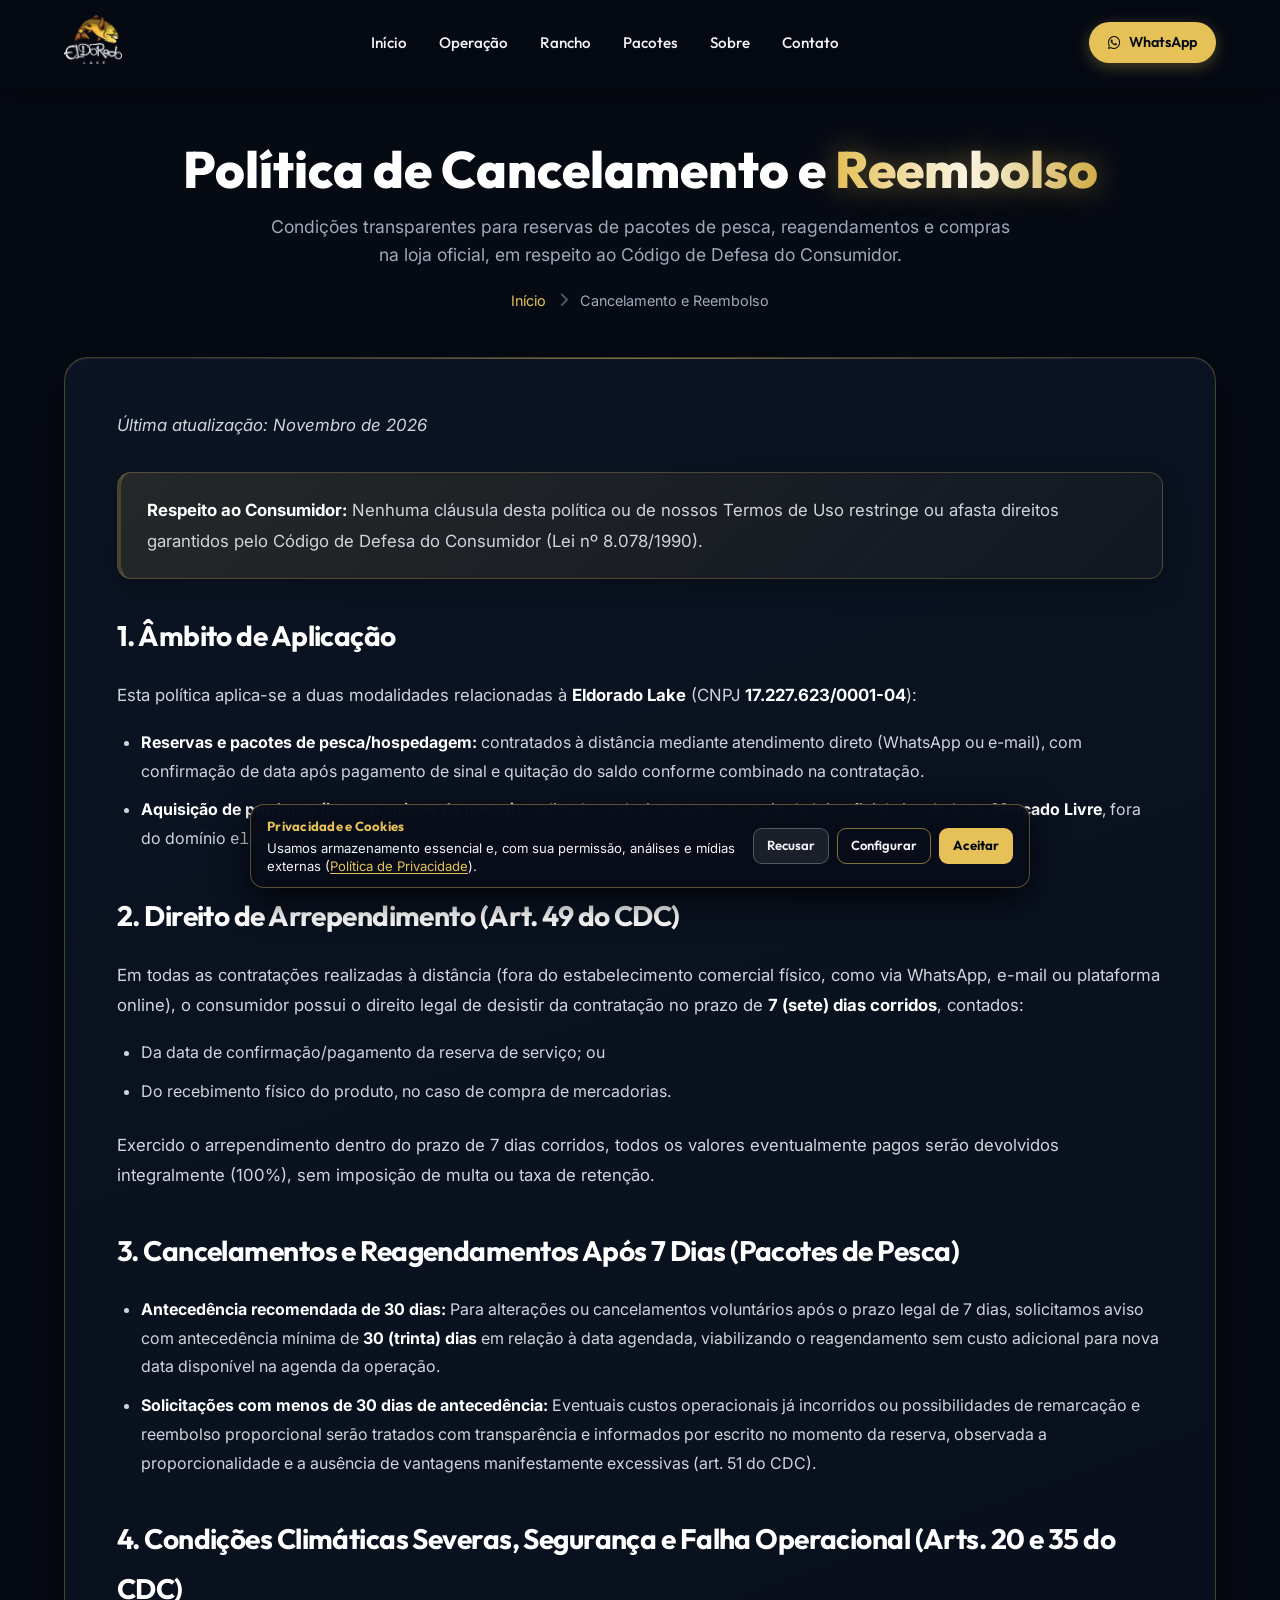
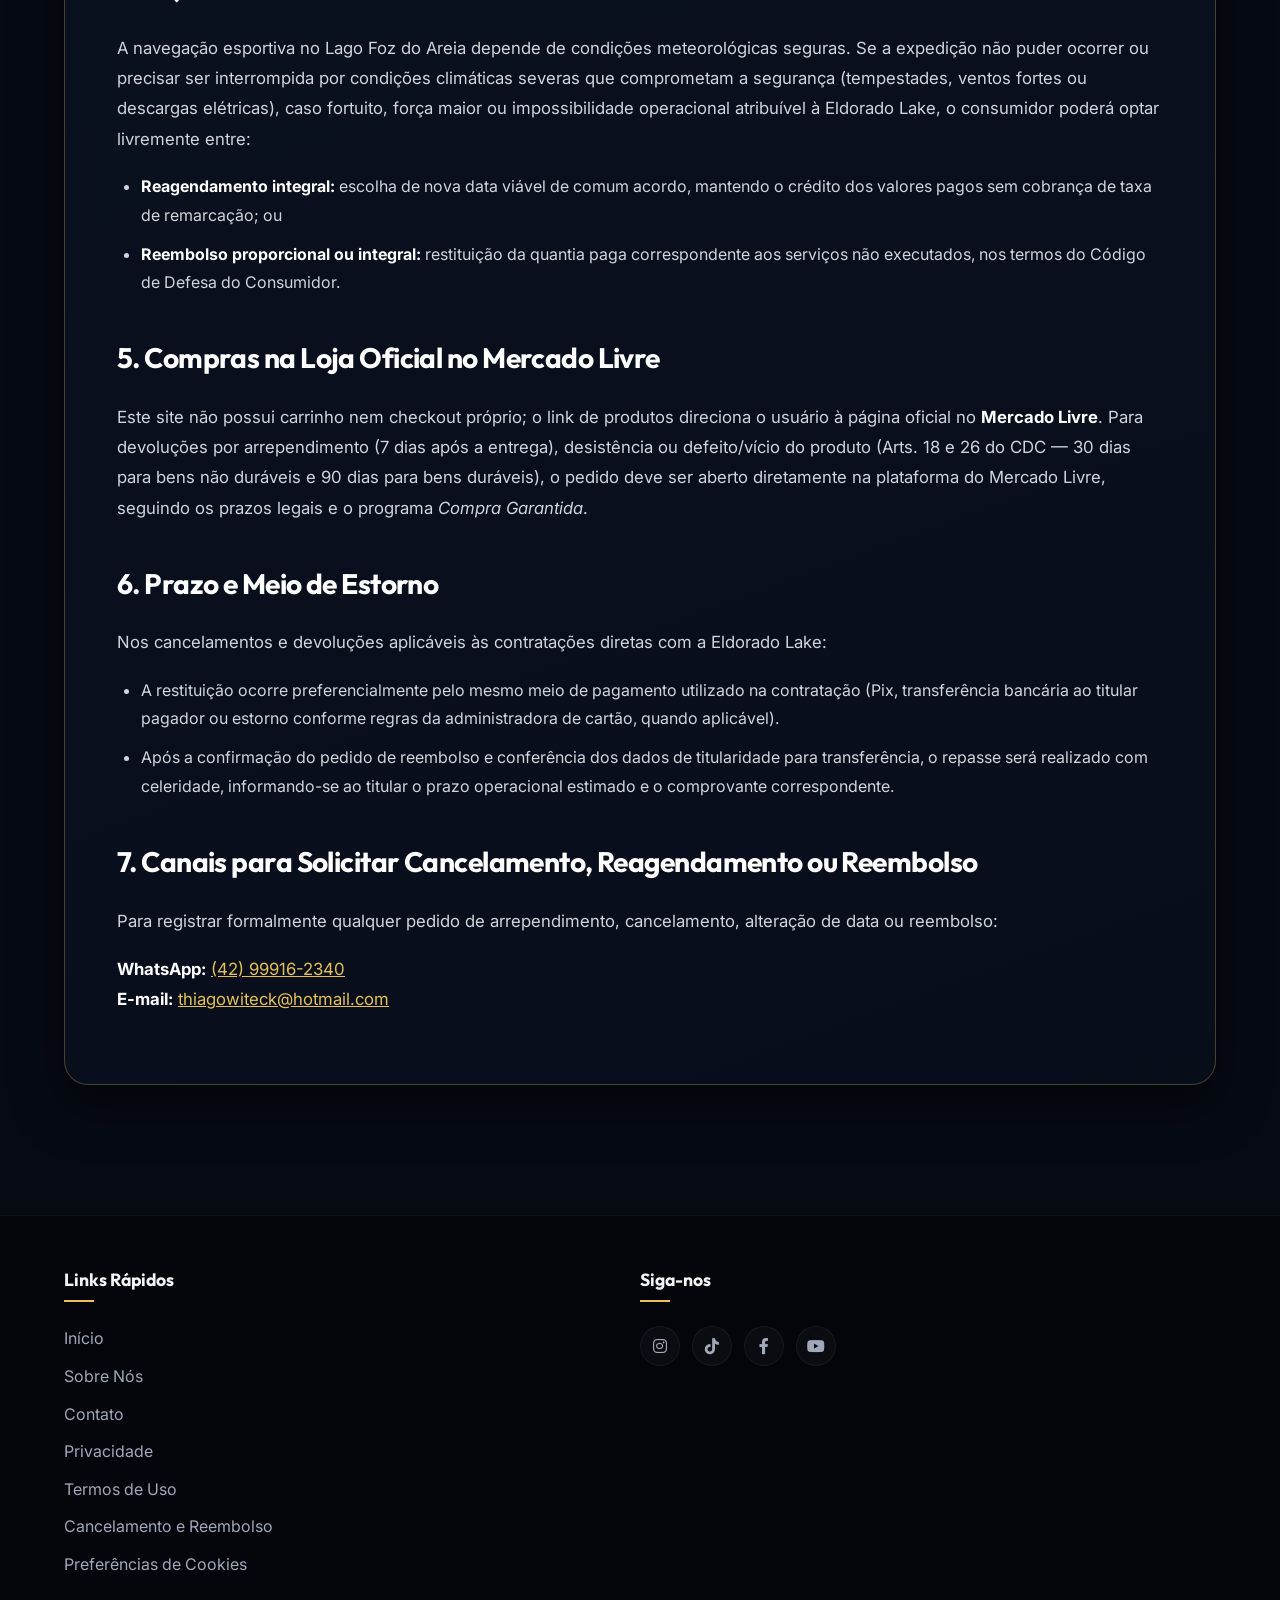
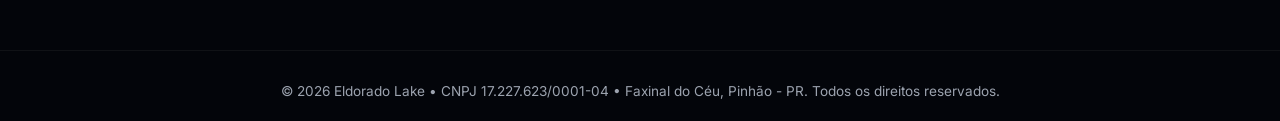
<file: refund.html>
<!DOCTYPE html>
<html lang="pt-BR">
<head>
    <meta charset="UTF-8">
    <meta name="viewport" content="width=device-width, initial-scale=1.0">
    <meta name="description" content="Política de Cancelamento, Direito de Arrependimento e Reembolso da Eldorado Lake em conformidade com o Código de Defesa do Consumidor (CDC - Lei nº 8.078/1990).">
    <title>Política de Cancelamento e Reembolso | Eldorado Lake</title>

    <link rel="canonical" href="https://www.eldoradolake.com.br/refund">
    <meta property="og:type" content="article">
    <meta property="og:url" content="https://www.eldoradolake.com.br/refund">
    <meta property="og:title" content="Política de Cancelamento e Reembolso | Eldorado Lake">
    <meta property="og:description" content="Condições de arrependimento (7 dias), reagendamento por clima e reembolso para pacotes de pesca e produtos na loja oficial.">

    <!-- Favicons -->
    <link rel="icon" type="image/x-icon" href="favicon.ico">
    <link rel="icon" type="image/png" sizes="16x16" href="assets/icons/favicon-16x16.png">
    <link rel="icon" type="image/png" sizes="32x32" href="assets/icons/favicon-32x32.png">
    <link rel="icon" type="image/png" sizes="48x48" href="assets/icons/favicon-48x48.png">
    <link rel="apple-touch-icon" sizes="180x180" href="assets/icons/apple-touch-icon.png">
    <link rel="manifest" href="site.webmanifest">
    <meta name="theme-color" content="#060a13">

    <link rel="preconnect" href="https://fonts.googleapis.com">
    <link rel="preconnect" href="https://fonts.gstatic.com" crossorigin>
    <link href="https://fonts.googleapis.com/css2?family=Inter:wght@400;600;700&family=Outfit:wght@600;700;800&display=swap" rel="stylesheet">
    <link rel="preload" href="css/vendor/fontawesome.min.css?v=35.0" as="style">
    <link rel="stylesheet" href="css/vendor/fontawesome.min.css?v=35.0" media="print" onload="this.media='all'">
    <noscript><link rel="stylesheet" href="css/vendor/fontawesome.min.css?v=35.0"></noscript>
    <link rel="stylesheet" href="css/style.css?v=35.2">

    <script type="application/ld+json">
    {
      "@context": "https://schema.org",
      "@type": "WebPage",
      "name": "Política de Cancelamento e Reembolso | Eldorado Lake",
      "url": "https://www.eldoradolake.com.br/refund",
      "description": "Regras de arrependimento, cancelamento, reagendamento climático e estorno da Eldorado Lake segundo o CDC.",
      "publisher": {
        "@type": "Organization",
        "name": "Eldorado Lake",
        "url": "https://www.eldoradolake.com.br/"
      }
    }
    </script>
</head>
<body>
    <a href="#main-content" class="skip-link">Pular para o conteúdo principal</a>
    <header id="main-header" class="header-scrolled">
        <div class="container header-container">
            <a href="index.html" class="logo" id="header-logo-link" aria-label="Eldorado Lake Início">
                <img src="assets/images/logo_header.webp" alt="Eldorado Lake Logo" id="logo-img" width="160" height="50" style="height: 50px; width: auto;">
            </a>
            <nav id="navbar" aria-label="Navegação Principal">
                <ul class="nav-links">
                    <li><a href="index.html" class="nav-link">Início</a></li>
                    <li><a href="index.html#sobre" class="nav-link">Operação</a></li>
                    <li><a href="index.html#rancho" class="nav-link">Rancho</a></li>
                    <li><a href="index.html#pacotes" class="nav-link">Pacotes</a></li>
                    <li><a href="about.html" class="nav-link">Sobre</a></li>
                    <li><a href="contact.html" class="nav-link">Contato</a></li>
                    <li class="mobile-only-nav-btn">
                        <a href="https://wa.me/5542999162340" target="_blank" rel="noopener noreferrer" class="btn btn-gold btn-block btn-sm" id="btn-whatsapp-mobile-menu">
                            <i class="fa-brands fa-whatsapp" aria-hidden="true"></i> WhatsApp
                        </a>
                    </li>
                </ul>
            </nav>
            <div class="header-actions">
                <a href="https://wa.me/5542999162340" target="_blank" rel="noopener noreferrer" class="classic-btn btn-gold btn-sm" id="btn-whatsapp-header">
                    <i class="fa-brands fa-whatsapp" aria-hidden="true"></i> WhatsApp
                </a>
                <button type="button" class="mobile-menu-toggle" id="mobile-menu-btn" aria-label="Abrir menu de navegação" aria-expanded="false" aria-controls="navbar">
                    <span class="bar" aria-hidden="true"></span>
                    <span class="bar" aria-hidden="true"></span>
                    <span class="bar" aria-hidden="true"></span>
                </button>
            </div>
        </div>
    </header>

    <main id="main-content" class="subpage-main">
        <div class="container">
            <div class="subpage-hero">
                <h1 class="subpage-title">Política de Cancelamento e <span class="text-gradient-gold">Reembolso</span></h1>
                <p class="subpage-lead">Condições transparentes para reservas de pacotes de pesca, reagendamentos e compras na loja oficial, em respeito ao Código de Defesa do Consumidor.</p>
                <div class="breadcrumb-nav">
                    <a href="index.html">Início</a>
                    <span class="breadcrumb-separator" aria-hidden="true"><i class="fa-solid fa-chevron-right" aria-hidden="true"></i></span>
                    <span>Cancelamento e Reembolso</span>
                </div>
            </div>

            <div class="trust-card">
                <article class="trust-article">
                    <p><em>Última atualização: Novembro de 2026</em></p>

                    <div class="trust-highlight-box">
                        <p><strong>Respeito ao Consumidor:</strong> Nenhuma cláusula desta política ou de nossos Termos de Uso restringe ou afasta direitos garantidos pelo Código de Defesa do Consumidor (Lei nº 8.078/1990).</p>
                    </div>

                    <h2>1. Âmbito de Aplicação</h2>
                    <p>Esta política aplica-se a duas modalidades relacionadas à <strong>Eldorado Lake</strong> (CNPJ <strong>17.227.623/0001-04</strong>):</p>
                    <ul>
                        <li><strong>Reservas e pacotes de pesca/hospedagem:</strong> contratados à distância mediante atendimento direto (WhatsApp ou e-mail), com confirmação de data após pagamento de sinal e quitação do saldo conforme combinado na contratação.</li>
                        <li><strong>Aquisição de produtos (iscas e artigos de pesca):</strong> realizada exclusivamente por meio da loja oficial vinculada no <strong>Mercado Livre</strong>, fora do domínio <code>eldoradolake.com.br</code>.</li>
                    </ul>

                    <h2>2. Direito de Arrependimento (Art. 49 do CDC)</h2>
                    <p>Em todas as contratações realizadas à distância (fora do estabelecimento comercial físico, como via WhatsApp, e-mail ou plataforma online), o consumidor possui o direito legal de desistir da contratação no prazo de <strong>7 (sete) dias corridos</strong>, contados:</p>
                    <ul>
                        <li>Da data de confirmação/pagamento da reserva de serviço; ou</li>
                        <li>Do recebimento físico do produto, no caso de compra de mercadorias.</li>
                    </ul>
                    <p>Exercido o arrependimento dentro do prazo de 7 dias corridos, todos os valores eventualmente pagos serão devolvidos integralmente (100%), sem imposição de multa ou taxa de retenção.</p>

                    <h2>3. Cancelamentos e Reagendamentos Após 7 Dias (Pacotes de Pesca)</h2>
                    <ul>
                        <li><strong>Antecedência recomendada de 30 dias:</strong> Para alterações ou cancelamentos voluntários após o prazo legal de 7 dias, solicitamos aviso com antecedência mínima de <strong>30 (trinta) dias</strong> em relação à data agendada, viabilizando o reagendamento sem custo adicional para nova data disponível na agenda da operação.</li>
                        <li><strong>Solicitações com menos de 30 dias de antecedência:</strong> Eventuais custos operacionais já incorridos ou possibilidades de remarcação e reembolso proporcional serão tratados com transparência e informados por escrito no momento da reserva, observada a proporcionalidade e a ausência de vantagens manifestamente excessivas (art. 51 do CDC).</li>
                    </ul>

                    <h2>4. Condições Climáticas Severas, Segurança e Falha Operacional (Arts. 20 e 35 do CDC)</h2>
                    <p>A navegação esportiva no Lago Foz do Areia depende de condições meteorológicas seguras. Se a expedição não puder ocorrer ou precisar ser interrompida por condições climáticas severas que comprometam a segurança (tempestades, ventos fortes ou descargas elétricas), caso fortuito, força maior ou impossibilidade operacional atribuível à Eldorado Lake, o consumidor poderá optar livremente entre:</p>
                    <ul>
                        <li><strong>Reagendamento integral:</strong> escolha de nova data viável de comum acordo, mantendo o crédito dos valores pagos sem cobrança de taxa de remarcação; ou</li>
                        <li><strong>Reembolso proporcional ou integral:</strong> restituição da quantia paga correspondente aos serviços não executados, nos termos do Código de Defesa do Consumidor.</li>
                    </ul>

                    <h2>5. Compras na Loja Oficial no Mercado Livre</h2>
                    <p>Este site não possui carrinho nem checkout próprio; o link de produtos direciona o usuário à página oficial no <strong>Mercado Livre</strong>. Para devoluções por arrependimento (7 dias após a entrega), desistência ou defeito/vício do produto (Arts. 18 e 26 do CDC — 30 dias para bens não duráveis e 90 dias para bens duráveis), o pedido deve ser aberto diretamente na plataforma do Mercado Livre, seguindo os prazos legais e o programa <em>Compra Garantida</em>.</p>

                    <h2>6. Prazo e Meio de Estorno</h2>
                    <p>Nos cancelamentos e devoluções aplicáveis às contratações diretas com a Eldorado Lake:</p>
                    <ul>
                        <li>A restituição ocorre preferencialmente pelo mesmo meio de pagamento utilizado na contratação (Pix, transferência bancária ao titular pagador ou estorno conforme regras da administradora de cartão, quando aplicável).</li>
                        <li>Após a confirmação do pedido de reembolso e conferência dos dados de titularidade para transferência, o repasse será realizado com celeridade, informando-se ao titular o prazo operacional estimado e o comprovante correspondente.</li>
                    </ul>

                    <h2>7. Canais para Solicitar Cancelamento, Reagendamento ou Reembolso</h2>
                    <p>Para registrar formalmente qualquer pedido de arrependimento, cancelamento, alteração de data ou reembolso:</p>
                    <p>
                        <strong>WhatsApp:</strong> <a href="https://wa.me/5542999162340" target="_blank" rel="noopener noreferrer" style="color: var(--primary-gold);">(42) 99916-2340</a><br>
                        <strong>E-mail:</strong> <a href="mailto:thiagowiteck@hotmail.com" style="color: var(--primary-gold);">thiagowiteck@hotmail.com</a>
                    </p>
                </article>
            </div>
        </div>
    </main>

    <footer>
        <div class="container footer-container">
            <div class="footer-links">
                <h2>Links Rápidos</h2>
                <ul>
                    <li><a href="index.html">Início</a></li>
                    <li><a href="about.html">Sobre Nós</a></li>
                    <li><a href="contact.html">Contato</a></li>
                    <li><a href="privacy.html">Privacidade</a></li>
                    <li><a href="terms.html">Termos de Uso</a></li>
                    <li><a href="refund.html">Cancelamento e Reembolso</a></li>
                    <li><button type="button" class="footer-link-btn" data-open-cookie-preferences>Preferências de Cookies</button></li>
                </ul>
            </div>
            <div class="footer-social">
                <h2>Siga-nos</h2>
                <div class="social-icons">
                    <a href="https://www.instagram.com/thiago.witeck/" target="_blank" rel="noopener noreferrer" class="social-icon" aria-label="Instagram de Thiago Witeck / Eldorado Lake"><i class="fa-brands fa-instagram" aria-hidden="true"></i></a>
                    <a href="https://www.tiktok.com/@thiagowiteck" target="_blank" rel="noopener noreferrer" class="social-icon" aria-label="TikTok de Thiago Witeck / Eldorado Lake"><i class="fa-brands fa-tiktok" aria-hidden="true"></i></a>
                    <a href="https://www.facebook.com/wwinformaticapho" target="_blank" rel="noopener noreferrer" class="social-icon" aria-label="Facebook vinculado no rodapé"><i class="fa-brands fa-facebook-f" aria-hidden="true"></i></a>
                    <a href="https://www.youtube.com/@ThiagoWiteck" target="_blank" rel="noopener noreferrer" class="social-icon" aria-label="Canal do YouTube Thiago Witeck"><i class="fa-brands fa-youtube" aria-hidden="true"></i></a>
                </div>
            </div>
        </div>
        <div class="footer-bottom text-center">
            <p>&copy; 2026 Eldorado Lake • CNPJ 17.227.623/0001-04 • Faxinal do Céu, Pinhão - PR. Todos os direitos reservados.</p>
        </div>
    </footer>

    <script src="js/consent.js?v=35.1" defer></script>
    <script src="js/script.js?v=35.0" defer></script>
</body>
</html>
</file>
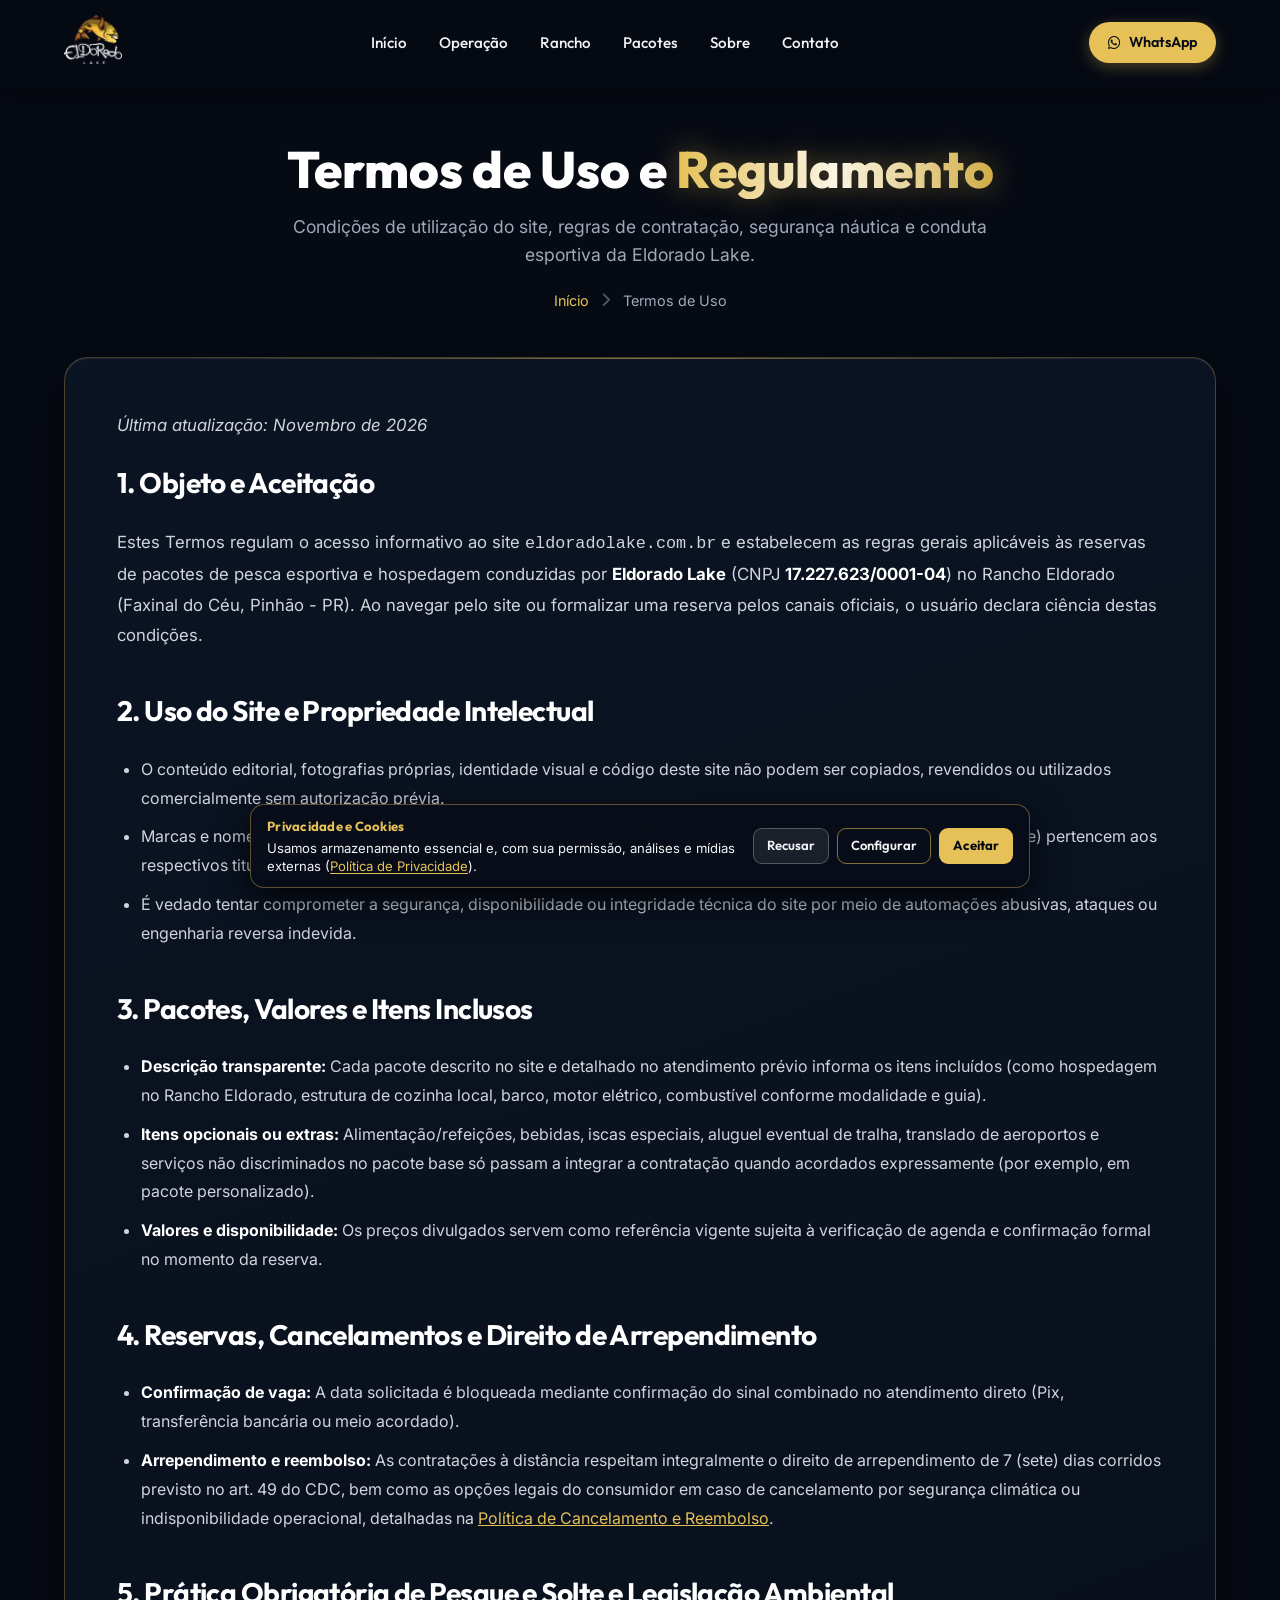
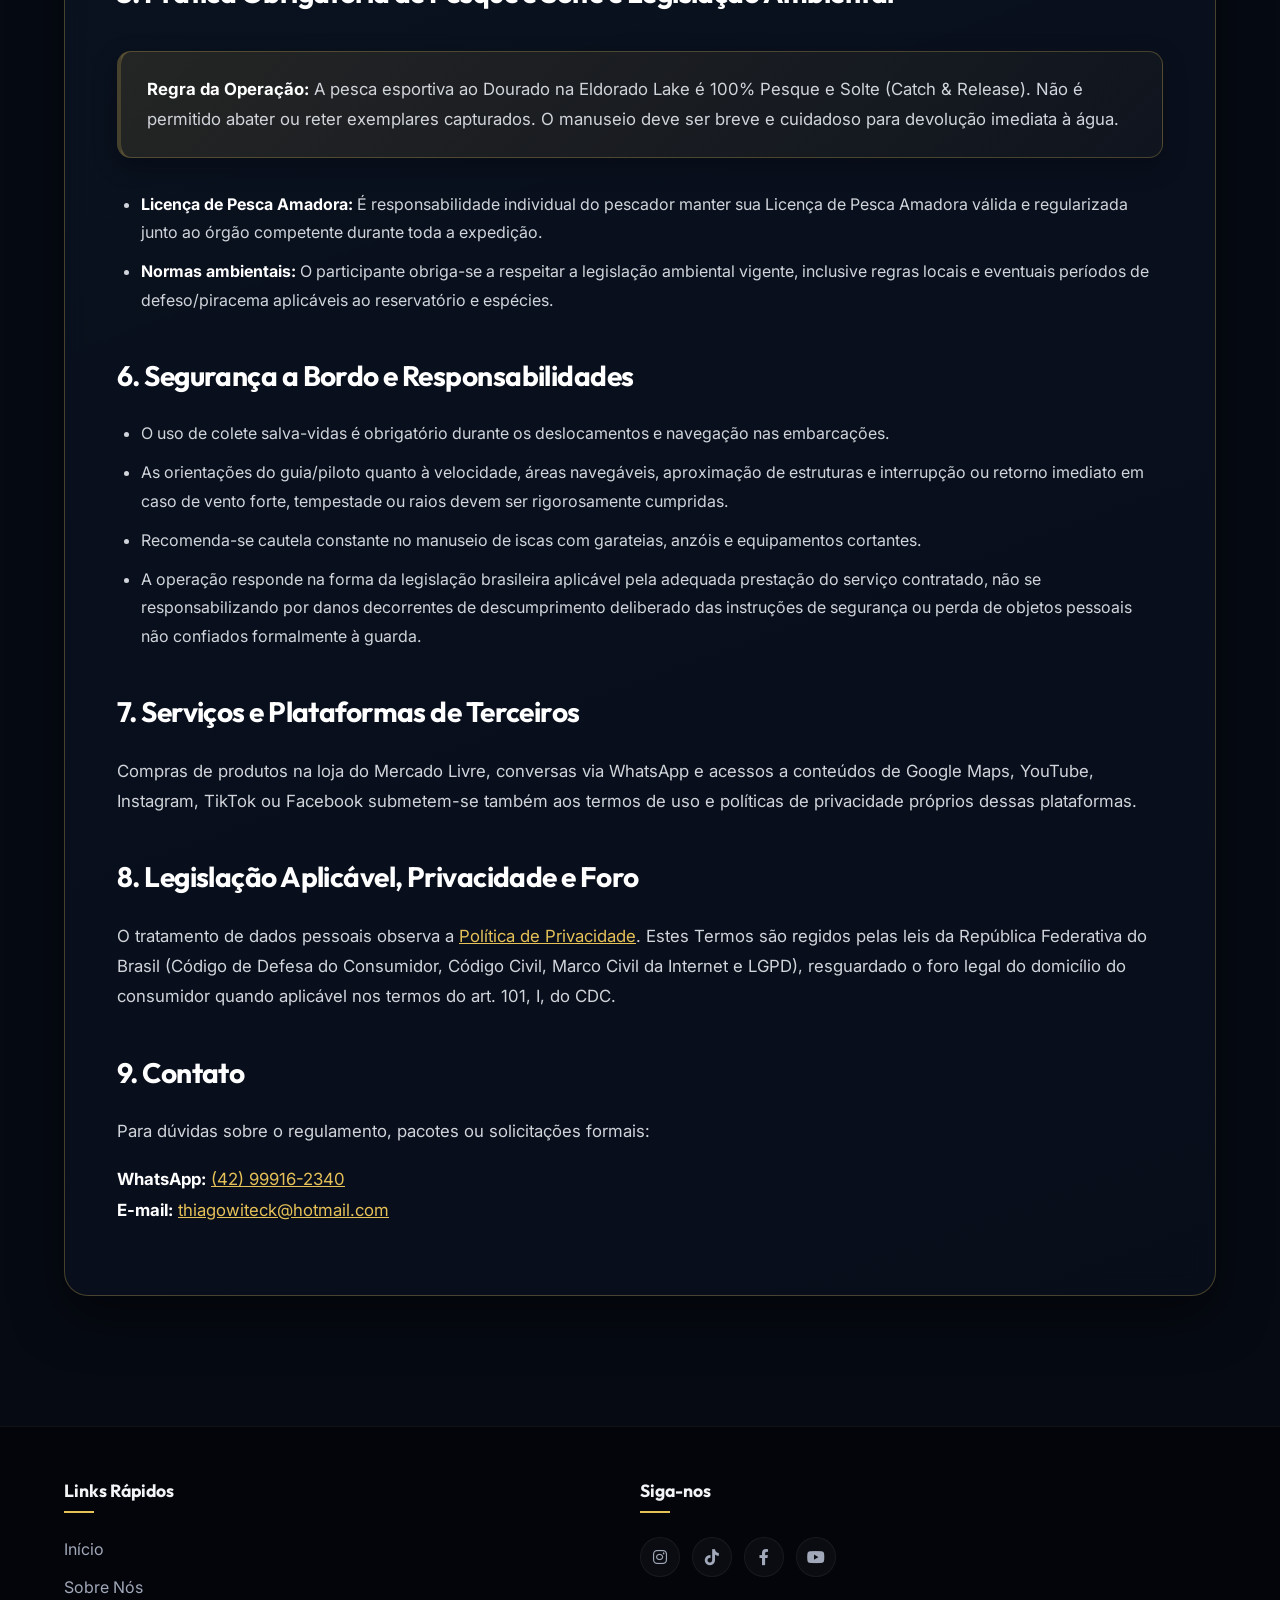
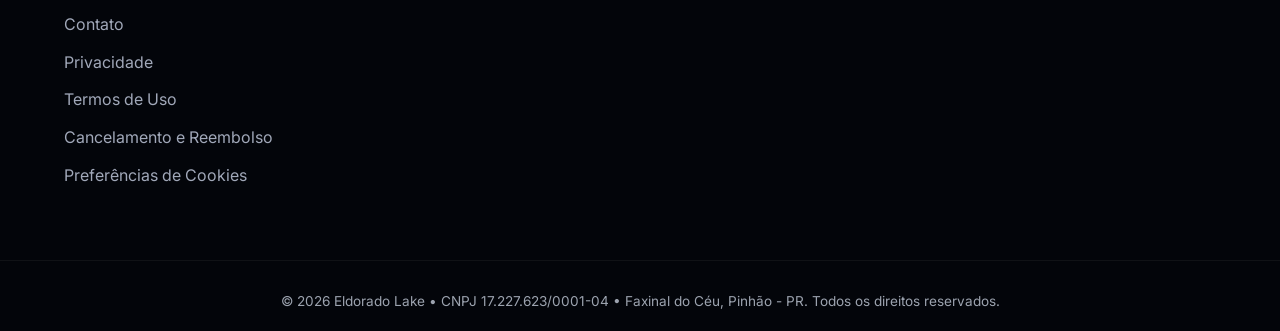
<file: terms.html>
<!DOCTYPE html>
<html lang="pt-BR">
<head>
    <meta charset="UTF-8">
    <meta name="viewport" content="width=device-width, initial-scale=1.0">
    <meta name="description" content="Termos de Uso do site, regras de reserva, normas de segurança náutica e conduta de pesca esportiva da Eldorado Lake no Lago Foz do Areia, Paraná.">
    <title>Termos de Uso e Regulamento | Eldorado Lake</title>

    <link rel="canonical" href="https://www.eldoradolake.com.br/terms">
    <meta property="og:type" content="article">
    <meta property="og:url" content="https://www.eldoradolake.com.br/terms">
    <meta property="og:title" content="Termos de Uso e Regulamento | Eldorado Lake">
    <meta property="og:description" content="Condições de uso do site, regras de contratação, segurança náutica e prática obrigatória de pesque e solte na Eldorado Lake.">

    <!-- Favicons -->
    <link rel="icon" type="image/x-icon" href="favicon.ico">
    <link rel="icon" type="image/png" sizes="16x16" href="assets/icons/favicon-16x16.png">
    <link rel="icon" type="image/png" sizes="32x32" href="assets/icons/favicon-32x32.png">
    <link rel="icon" type="image/png" sizes="48x48" href="assets/icons/favicon-48x48.png">
    <link rel="apple-touch-icon" sizes="180x180" href="assets/icons/apple-touch-icon.png">
    <link rel="manifest" href="site.webmanifest">
    <meta name="theme-color" content="#060a13">

    <link rel="preconnect" href="https://fonts.googleapis.com">
    <link rel="preconnect" href="https://fonts.gstatic.com" crossorigin>
    <link href="https://fonts.googleapis.com/css2?family=Inter:wght@400;600;700&family=Outfit:wght@600;700;800&display=swap" rel="stylesheet">
    <link rel="preload" href="css/vendor/fontawesome.min.css?v=35.0" as="style">
    <link rel="stylesheet" href="css/vendor/fontawesome.min.css?v=35.0" media="print" onload="this.media='all'">
    <noscript><link rel="stylesheet" href="css/vendor/fontawesome.min.css?v=35.0"></noscript>
    <link rel="stylesheet" href="css/style.css?v=35.2">

    <script type="application/ld+json">
    {
      "@context": "https://schema.org",
      "@type": "WebPage",
      "name": "Termos de Uso e Regulamento | Eldorado Lake",
      "url": "https://www.eldoradolake.com.br/terms",
      "description": "Termos de Uso do site, regulamento de reservas e normas operacionais da Eldorado Lake.",
      "publisher": {
        "@type": "Organization",
        "name": "Eldorado Lake",
        "url": "https://www.eldoradolake.com.br/"
      }
    }
    </script>
</head>
<body>
    <a href="#main-content" class="skip-link">Pular para o conteúdo principal</a>
    <header id="main-header" class="header-scrolled">
        <div class="container header-container">
            <a href="index.html" class="logo" id="header-logo-link" aria-label="Eldorado Lake Início">
                <img src="assets/images/logo_header.webp" alt="Eldorado Lake Logo" id="logo-img" width="160" height="50" style="height: 50px; width: auto;">
            </a>
            <nav id="navbar" aria-label="Navegação Principal">
                <ul class="nav-links">
                    <li><a href="index.html" class="nav-link">Início</a></li>
                    <li><a href="index.html#sobre" class="nav-link">Operação</a></li>
                    <li><a href="index.html#rancho" class="nav-link">Rancho</a></li>
                    <li><a href="index.html#pacotes" class="nav-link">Pacotes</a></li>
                    <li><a href="about.html" class="nav-link">Sobre</a></li>
                    <li><a href="contact.html" class="nav-link">Contato</a></li>
                    <li class="mobile-only-nav-btn">
                        <a href="https://wa.me/5542999162340" target="_blank" rel="noopener noreferrer" class="btn btn-gold btn-block btn-sm" id="btn-whatsapp-mobile-menu">
                            <i class="fa-brands fa-whatsapp" aria-hidden="true"></i> WhatsApp
                        </a>
                    </li>
                </ul>
            </nav>
            <div class="header-actions">
                <a href="https://wa.me/5542999162340" target="_blank" rel="noopener noreferrer" class="classic-btn btn-gold btn-sm" id="btn-whatsapp-header">
                    <i class="fa-brands fa-whatsapp" aria-hidden="true"></i> WhatsApp
                </a>
                <button type="button" class="mobile-menu-toggle" id="mobile-menu-btn" aria-label="Abrir menu de navegação" aria-expanded="false" aria-controls="navbar">
                    <span class="bar" aria-hidden="true"></span>
                    <span class="bar" aria-hidden="true"></span>
                    <span class="bar" aria-hidden="true"></span>
                </button>
            </div>
        </div>
    </header>

    <main id="main-content" class="subpage-main">
        <div class="container">
            <div class="subpage-hero">
                <h1 class="subpage-title">Termos de Uso e <span class="text-gradient-gold">Regulamento</span></h1>
                <p class="subpage-lead">Condições de utilização do site, regras de contratação, segurança náutica e conduta esportiva da Eldorado Lake.</p>
                <div class="breadcrumb-nav">
                    <a href="index.html">Início</a>
                    <span class="breadcrumb-separator" aria-hidden="true"><i class="fa-solid fa-chevron-right" aria-hidden="true"></i></span>
                    <span>Termos de Uso</span>
                </div>
            </div>

            <div class="trust-card">
                <article class="trust-article">
                    <p><em>Última atualização: Novembro de 2026</em></p>

                    <h2>1. Objeto e Aceitação</h2>
                    <p>Estes Termos regulam o acesso informativo ao site <code>eldoradolake.com.br</code> e estabelecem as regras gerais aplicáveis às reservas de pacotes de pesca esportiva e hospedagem conduzidas por <strong>Eldorado Lake</strong> (CNPJ <strong>17.227.623/0001-04</strong>) no Rancho Eldorado (Faxinal do Céu, Pinhão - PR). Ao navegar pelo site ou formalizar uma reserva pelos canais oficiais, o usuário declara ciência destas condições.</p>

                    <h2>2. Uso do Site e Propriedade Intelectual</h2>
                    <ul>
                        <li>O conteúdo editorial, fotografias próprias, identidade visual e código deste site não podem ser copiados, revendidos ou utilizados comercialmente sem autorização prévia.</li>
                        <li>Marcas e nomes de parceiros ou plataformas exibidos no site (como Google Maps, YouTube, Instagram e Mercado Livre) pertencem aos respectivos titulares.</li>
                        <li>É vedado tentar comprometer a segurança, disponibilidade ou integridade técnica do site por meio de automações abusivas, ataques ou engenharia reversa indevida.</li>
                    </ul>

                    <h2>3. Pacotes, Valores e Itens Inclusos</h2>
                    <ul>
                        <li><strong>Descrição transparente:</strong> Cada pacote descrito no site e detalhado no atendimento prévio informa os itens incluídos (como hospedagem no Rancho Eldorado, estrutura de cozinha local, barco, motor elétrico, combustível conforme modalidade e guia).</li>
                        <li><strong>Itens opcionais ou extras:</strong> Alimentação/refeições, bebidas, iscas especiais, aluguel eventual de tralha, translado de aeroportos e serviços não discriminados no pacote base só passam a integrar a contratação quando acordados expressamente (por exemplo, em pacote personalizado).</li>
                        <li><strong>Valores e disponibilidade:</strong> Os preços divulgados servem como referência vigente sujeita à verificação de agenda e confirmação formal no momento da reserva.</li>
                    </ul>

                    <h2>4. Reservas, Cancelamentos e Direito de Arrependimento</h2>
                    <ul>
                        <li><strong>Confirmação de vaga:</strong> A data solicitada é bloqueada mediante confirmação do sinal combinado no atendimento direto (Pix, transferência bancária ou meio acordado).</li>
                        <li><strong>Arrependimento e reembolso:</strong> As contratações à distância respeitam integralmente o direito de arrependimento de 7 (sete) dias corridos previsto no art. 49 do CDC, bem como as opções legais do consumidor em caso de cancelamento por segurança climática ou indisponibilidade operacional, detalhadas na <a href="refund.html" style="color: var(--primary-gold);">Política de Cancelamento e Reembolso</a>.</li>
                    </ul>

                    <h2>5. Prática Obrigatória de Pesque e Solte e Legislação Ambiental</h2>
                    <div class="trust-highlight-box">
                        <p><strong>Regra da Operação:</strong> A pesca esportiva ao Dourado na Eldorado Lake é 100% Pesque e Solte (Catch &amp; Release). Não é permitido abater ou reter exemplares capturados. O manuseio deve ser breve e cuidadoso para devolução imediata à água.</p>
                    </div>
                    <ul>
                        <li><strong>Licença de Pesca Amadora:</strong> É responsabilidade individual do pescador manter sua Licença de Pesca Amadora válida e regularizada junto ao órgão competente durante toda a expedição.</li>
                        <li><strong>Normas ambientais:</strong> O participante obriga-se a respeitar a legislação ambiental vigente, inclusive regras locais e eventuais períodos de defeso/piracema aplicáveis ao reservatório e espécies.</li>
                    </ul>

                    <h2>6. Segurança a Bordo e Responsabilidades</h2>
                    <ul>
                        <li>O uso de colete salva-vidas é obrigatório durante os deslocamentos e navegação nas embarcações.</li>
                        <li>As orientações do guia/piloto quanto à velocidade, áreas navegáveis, aproximação de estruturas e interrupção ou retorno imediato em caso de vento forte, tempestade ou raios devem ser rigorosamente cumpridas.</li>
                        <li>Recomenda-se cautela constante no manuseio de iscas com garateias, anzóis e equipamentos cortantes.</li>
                        <li>A operação responde na forma da legislação brasileira aplicável pela adequada prestação do serviço contratado, não se responsabilizando por danos decorrentes de descumprimento deliberado das instruções de segurança ou perda de objetos pessoais não confiados formalmente à guarda.</li>
                    </ul>

                    <h2>7. Serviços e Plataformas de Terceiros</h2>
                    <p>Compras de produtos na loja do Mercado Livre, conversas via WhatsApp e acessos a conteúdos de Google Maps, YouTube, Instagram, TikTok ou Facebook submetem-se também aos termos de uso e políticas de privacidade próprios dessas plataformas.</p>

                    <h2>8. Legislação Aplicável, Privacidade e Foro</h2>
                    <p>O tratamento de dados pessoais observa a <a href="privacy.html" style="color: var(--primary-gold);">Política de Privacidade</a>. Estes Termos são regidos pelas leis da República Federativa do Brasil (Código de Defesa do Consumidor, Código Civil, Marco Civil da Internet e LGPD), resguardado o foro legal do domicílio do consumidor quando aplicável nos termos do art. 101, I, do CDC.</p>

                    <h2>9. Contato</h2>
                    <p>Para dúvidas sobre o regulamento, pacotes ou solicitações formais:</p>
                    <p>
                        <strong>WhatsApp:</strong> <a href="https://wa.me/5542999162340" target="_blank" rel="noopener noreferrer" style="color: var(--primary-gold);">(42) 99916-2340</a><br>
                        <strong>E-mail:</strong> <a href="mailto:thiagowiteck@hotmail.com" style="color: var(--primary-gold);">thiagowiteck@hotmail.com</a>
                    </p>
                </article>
            </div>
        </div>
    </main>

    <footer>
        <div class="container footer-container">
            <div class="footer-links">
                <h2>Links Rápidos</h2>
                <ul>
                    <li><a href="index.html">Início</a></li>
                    <li><a href="about.html">Sobre Nós</a></li>
                    <li><a href="contact.html">Contato</a></li>
                    <li><a href="privacy.html">Privacidade</a></li>
                    <li><a href="terms.html">Termos de Uso</a></li>
                    <li><a href="refund.html">Cancelamento e Reembolso</a></li>
                    <li><button type="button" class="footer-link-btn" data-open-cookie-preferences>Preferências de Cookies</button></li>
                </ul>
            </div>
            <div class="footer-social">
                <h2>Siga-nos</h2>
                <div class="social-icons">
                    <a href="https://www.instagram.com/thiago.witeck/" target="_blank" rel="noopener noreferrer" class="social-icon" aria-label="Instagram de Thiago Witeck / Eldorado Lake"><i class="fa-brands fa-instagram" aria-hidden="true"></i></a>
                    <a href="https://www.tiktok.com/@thiagowiteck" target="_blank" rel="noopener noreferrer" class="social-icon" aria-label="TikTok de Thiago Witeck / Eldorado Lake"><i class="fa-brands fa-tiktok" aria-hidden="true"></i></a>
                    <a href="https://www.facebook.com/wwinformaticapho" target="_blank" rel="noopener noreferrer" class="social-icon" aria-label="Facebook vinculado no rodapé"><i class="fa-brands fa-facebook-f" aria-hidden="true"></i></a>
                    <a href="https://www.youtube.com/@ThiagoWiteck" target="_blank" rel="noopener noreferrer" class="social-icon" aria-label="Canal do YouTube Thiago Witeck"><i class="fa-brands fa-youtube" aria-hidden="true"></i></a>
                </div>
            </div>
        </div>
        <div class="footer-bottom text-center">
            <p>&copy; 2026 Eldorado Lake • CNPJ 17.227.623/0001-04 • Faxinal do Céu, Pinhão - PR. Todos os direitos reservados.</p>
        </div>
    </footer>

    <script src="js/consent.js?v=35.1" defer></script>
    <script src="js/script.js?v=35.0" defer></script>
</body>
</html>
</file>
<file: css/style.css>
:root {
    --bg-dark: #060a13;
    --bg-dark-rgb: 6, 10, 19;
    --bg-card: rgba(8, 12, 20, 0.9);
    --bg-card-hover: rgba(12, 17, 28, 0.95);
    --bg-header: rgba(6, 10, 19, 0.85);

    --primary-gold: #e5c158;
    --primary-gold-rgb: 229, 193, 88;
    --primary-gold-hover: #cfab44;

    --text-light: #f3f4f6;
    --text-muted: #a1a8b9;

    --border-gold: rgba(229, 193, 88, 0.25);
    --border-gold-hover: rgba(229, 193, 88, 0.5);
    --border-light: rgba(255, 255, 255, 0.05);

    --glass-shadow: 0 8px 32px 0 rgba(0, 0, 0, 0.5);
    --backdrop-blur: blur(12px);

    --transition-fast: 0.25s ease;
    --transition-smooth: 0.4s cubic-bezier(0.16, 1, 0.3, 1);

    --font-heading: 'Outfit', system-ui, -apple-system, BlinkMacSystemFont, 'Segoe UI', Roboto, sans-serif;
    --font-body: 'Inter', system-ui, -apple-system, BlinkMacSystemFont, 'Segoe UI', Roboto, sans-serif;
}

* {
    margin: 0;
    padding: 0;
    box-sizing: border-box;
}

html {
    scroll-behavior: smooth;
    font-size: 16px;
    background-color: var(--bg-dark);
}

body {
    font-family: var(--font-body);
    background-color: var(--bg-dark);
    color: var(--text-light);
    line-height: 1.6;
    overflow-x: hidden;
    -webkit-font-smoothing: antialiased;
}

:focus-visible {
    outline: 2px dashed var(--primary-gold);
    outline-offset: 4px;
}

::-webkit-scrollbar {
    width: 10px;
}

::-webkit-scrollbar-track {
    background: var(--bg-dark);
}

::-webkit-scrollbar-thumb {
    background: rgba(229, 193, 88, 0.3);
    border-radius: 5px;
    border: 2px solid var(--bg-dark);
    transition: transform var(--transition-fast), opacity var(--transition-fast), background-color var(--transition-fast), border-color var(--transition-fast), box-shadow var(--transition-fast), color var(--transition-fast);
}

::-webkit-scrollbar-thumb:hover {
    background: var(--primary-gold);
}

.mobile-only { display: none !important; }

.container {
    width: 100%;
    max-width: 1200px;
    margin: 0 auto;
    padding: 0 24px;
}

.section-padding {
    padding: 80px 0;
}

.text-center {
    text-align: center;
}

.grid {
    display: grid;
    gap: 32px;
}

.grid-2 {
    grid-template-columns: repeat(2, 1fr);
}

.grid-3 {
    grid-template-columns: repeat(3, 1fr);
}

.section-header {
    margin-bottom: 60px;
    max-width: 700px;
    margin-left: auto;
    margin-right: auto;
}

.section-subtitle {
    font-family: var(--font-heading);
    text-transform: uppercase;
    letter-spacing: 3px;
    color: var(--primary-gold);
    font-size: 0.85rem;
    font-weight: 600;
    display: inline-block;
    margin-bottom: 12px;
}

.section-title {
    font-family: var(--font-heading);
    font-size: 2.5rem;
    font-weight: 700;
    letter-spacing: -0.5px;
    color: var(--text-light);
}

.section-divider {
    width: 60px;
    height: 4px;
    background: linear-gradient(90deg, transparent, var(--primary-gold), transparent);
    margin: 20px auto;
    border-radius: 2px;
}

.section-desc {
    color: var(--text-muted);
    font-size: 1.1rem;
}

.classic-btn {
    display: inline-flex;
    align-items: center;
    justify-content: center;
    gap: 8px;
    font-family: var(--font-heading);
    font-weight: 600;
    font-size: 1rem;
    line-height: 1.3;
    padding: 14px 28px;
    border-radius: 50px;
    cursor: pointer;
    transition: transform var(--transition-smooth), opacity var(--transition-smooth), background-color var(--transition-smooth), border-color var(--transition-smooth), box-shadow var(--transition-smooth), color var(--transition-smooth);
    text-decoration: none;
    border: 1px solid transparent;
    box-sizing: border-box;
    max-width: 100%;
}

.classic-btn.btn-sm {
    padding: 10px 18px;
    font-size: 0.9rem;
}

.classic-btn.btn-gold {
    background-color: var(--primary-gold);
    color: #060a13;
    box-shadow: 0 4px 15px rgba(229, 193, 88, 0.3);
}

.classic-btn.btn-gold:hover {
    background-color: var(--primary-gold-hover);
    transform: translateY(-2px);
    box-shadow: 0 6px 20px rgba(229, 193, 88, 0.4);
}

.classic-btn.btn-outline {
    background-color: transparent;
    color: var(--text-light);
    border-color: rgba(255, 255, 255, 0.2);
}

.classic-btn.btn-outline:hover {
    background-color: rgba(255, 255, 255, 0.05);
    border-color: var(--primary-gold);
    transform: translateY(-2px);
}

.classic-btn.btn-glow {
    box-shadow: 0 0 20px rgba(229, 193, 88, 0.5), inset 0 0 10px rgba(255, 255, 255, 0.2);
}

.classic-btn.btn-glow:hover {
    box-shadow: 0 0 30px rgba(229, 193, 88, 0.8), inset 0 0 15px rgba(255, 255, 255, 0.3);
}

.btn {
    display: inline-flex;
    align-items: center;
    justify-content: center;
    gap: 12px;
    font-family: var(--font-heading);
    font-weight: 700;
    font-size: 0.95rem;
    padding: 16px 28px;
    border-radius: 12px;
    cursor: pointer;
    text-decoration: none;
    text-transform: uppercase;
    letter-spacing: 1.5px;
    border: 1px solid rgba(229, 193, 88, 0.35);
    background: linear-gradient(145deg, rgba(15, 20, 35, 0.95), rgba(8, 12, 24, 0.98));
    color: #e5c158;
    box-shadow:
        0 0 20px rgba(229, 193, 88, 0.08),
        0 4px 20px rgba(0, 0, 0, 0.4),
        inset 0 1px 0 rgba(229, 193, 88, 0.1);
    transition: all 0.4s cubic-bezier(0.175, 0.885, 0.32, 1.275);
    position: relative;
    overflow: hidden;
    backdrop-filter: blur(10px);
    -webkit-backdrop-filter: blur(10px);
}

.btn::before {
    content: '';
    position: absolute;
    top: 0;
    left: -100%;
    width: 60%;
    height: 100%;
    background: linear-gradient(
        to right,
        rgba(229, 193, 88, 0) 0%,
        rgba(229, 193, 88, 0.3) 50%,
        rgba(229, 193, 88, 0) 100%
    );
    transform: skewX(-25deg);
    animation: premiumShine 6s infinite;
}

.btn:hover {
    transform: translateY(-3px);
    border-color: rgba(229, 193, 88, 0.8);
    box-shadow:
        0 0 30px rgba(229, 193, 88, 0.15),
        0 8px 25px rgba(0, 0, 0, 0.5),
        inset 0 1px 0 rgba(229, 193, 88, 0.2);
    color: #ffd700;
}

.btn-sm {
    padding: 12px 20px;
    font-size: 0.85rem;
}

.btn-whatsapp {
    background: #15803d;
    background-color: #15803d;
    color: #ffffff;
    border-color: rgba(74, 222, 128, 0.45);
    box-shadow: 0 4px 15px rgba(21, 128, 61, 0.35);
}

.btn-whatsapp:hover {
    background: #166534;
    background-color: #166534;
    color: #ffffff;
    border-color: rgba(74, 222, 128, 0.8);
    transform: translateY(-2px);
    box-shadow: 0 6px 20px rgba(21, 128, 61, 0.5);
}

.btn-block {
    display: flex;
    width: 100%;
}

#main-header {
    position: fixed;
    top: 0;
    left: 0;
    width: 100%;
    z-index: 1000;
    transition: transform var(--transition-smooth), opacity var(--transition-smooth), background-color var(--transition-smooth), border-color var(--transition-smooth), box-shadow var(--transition-smooth), color var(--transition-smooth);
    border-bottom: 1px solid transparent;
}

.header-transparent {
    background-color: transparent;
    padding: 24px 0;
}

.header-scrolled {
    background-color: var(--bg-header);
    @supports (backdrop-filter: blur(1px)) { backdrop-filter: var(--backdrop-blur); }
    padding: 14px 0;
    border-bottom: 1px solid var(--border-light);
    box-shadow: 0 10px 30px rgba(0, 0, 0, 0.3);
}

.header-container {
    display: flex;
    align-items: center;
    justify-content: space-between;
}

#logo-img {
    height: 80px;
    width: auto;
    object-fit: contain;
    transition: transform var(--transition-smooth), opacity var(--transition-smooth), background-color var(--transition-smooth), border-color var(--transition-smooth), box-shadow var(--transition-smooth), color var(--transition-smooth);
}

.header-scrolled #logo-img {
    height: 42px;
}

.nav-links {
    display: flex;
    list-style: none;
    gap: 32px;
}

.mobile-only-nav-btn {
    display: none;
}

.nav-link {
    font-family: var(--font-heading);
    font-weight: 500;
    font-size: 0.95rem;
    color: var(--text-light);
    text-decoration: none;
    transition: transform var(--transition-fast), opacity var(--transition-fast), background-color var(--transition-fast), border-color var(--transition-fast), box-shadow var(--transition-fast), color var(--transition-fast);
    position: relative;
    padding: 8px 0;
}

.nav-link:hover, .nav-link.active {
    color: var(--primary-gold);
}

.nav-link::after {
    content: '';
    position: absolute;
    bottom: 0;
    left: 0;
    width: 0;
    height: 2px;
    background-color: var(--primary-gold);
    transition: transform var(--transition-fast), opacity var(--transition-fast), background-color var(--transition-fast), border-color var(--transition-fast), box-shadow var(--transition-fast), color var(--transition-fast);
}

.nav-link:hover::after, .nav-link.active::after {
    width: 100%;
}

.header-actions {
    display: flex;
    align-items: center;
    gap: 16px;
}

.mobile-menu-toggle {
    display: none;
    flex-direction: column;
    justify-content: space-between;
    width: 44px;
    height: 44px;
    padding: 13px 10px;
    background: transparent;
    border: none;
    border-radius: 10px;
    cursor: pointer;
}

.mobile-menu-toggle .bar {
    width: 100%;
    height: 2px;
    background-color: var(--text-light);
    border-radius: 2px;
    transition: transform var(--transition-fast), opacity var(--transition-fast), background-color var(--transition-fast), border-color var(--transition-fast), box-shadow var(--transition-fast), color var(--transition-fast);
}

.mobile-menu-toggle.open .bar:nth-child(1) {
    transform: translateY(8px) rotate(45deg);
}

.mobile-menu-toggle.open .bar:nth-child(2) {
    opacity: 0;
}

.mobile-menu-toggle.open .bar:nth-child(3) {
    transform: translateY(-8px) rotate(-45deg);
}

.hero-section {
    position: relative;
    height: 100vh;
    height: 100dvh;
    min-height: 550px;
    min-height: 100dvh;
    display: flex;
    align-items: center;
    overflow: hidden;
    background: #030712 url('../assets/images/hero_bg.webp') center/cover no-repeat;
}

.hero-video {
    position: absolute;
    top: 0;
    left: 0;
    width: 100%;
    height: 100%;
    object-fit: cover;
    z-index: 0;
    pointer-events: none;
}

.hero-overlay {
    position: absolute;
    top: 0;
    left: 0;
    width: 100%;
    height: 100%;
    background: linear-gradient(180deg, rgba(6, 10, 19, 0.42) 0%, rgba(6, 10, 19, 0.62) 50%, rgba(6, 10, 19, 0.82) 80%, rgba(6, 10, 19, 1) 100%);
    z-index: 1;
    pointer-events: none;
}

.hero-container {
    position: relative;
    z-index: 10;
    display: flex;
    align-items: center;
}

.hero-content {
    max-width: 750px;
    position: relative;
    z-index: 10;
}

.text-gradient-gold {
    background: linear-gradient(to right, #e5c158, #ffffff, #cfab44);
    -webkit-background-clip: text;
    background-clip: text;
    color: transparent;
    display: inline-block;
    text-shadow: 0 0 30px rgba(229, 193, 88, 0.4);
}

.hero-title {
    font-family: var(--font-heading);
    font-size: 5.5rem;
    font-weight: 800;
    line-height: 1.2;
    letter-spacing: -1.5px;
    margin-bottom: 30px;
    text-shadow: 0 10px 30px rgba(0, 0, 0, 0.8);
    animation: fadeInUp 1s ease;
}

.hero-subtitle {
    font-size: 1.5rem;
    color: rgba(255, 255, 255, 0.95);
    margin-bottom: 45px;
    font-weight: 300;
    line-height: 1.6;
    max-width: 800px;
    text-shadow: 0 2px 10px rgba(0, 0, 0, 0.8);
    animation: fadeInUp 1.2s ease;
}

@media (max-width: 1600px) {
    .hero-title {
        font-size: 4.2rem;
        margin-bottom: 24px;
    }
    .hero-subtitle {
        font-size: 1.25rem;
        margin-bottom: 35px;
        max-width: 700px;
    }
}

.hero-buttons {
    display: flex;
    gap: 20px;
    animation: fadeInUp 1.4s ease;
}

.classic-btn.btn-glass {
    background: rgba(255, 255, 255, 0.05);
    backdrop-filter: blur(10px);
    -webkit-backdrop-filter: blur(10px);
    border: 1px solid rgba(255, 255, 255, 0.2);
    color: #ffffff;
    box-shadow: none;
}

.classic-btn.btn-glass::before {
    display: none;
}

.classic-btn.btn-glass:hover {
    background: rgba(255, 255, 255, 0.1);
    border-color: rgba(255, 255, 255, 0.4);
    color: #ffffff;
    box-shadow: 0 4px 15px rgba(255, 255, 255, 0.1);
}

.scroll-down {
    position: absolute;
    bottom: max(24px, calc(16px + env(safe-area-inset-bottom, 0px)));
    left: 50%;
    transform: translateX(-50%);
    z-index: 3;
    text-align: center;
}

.scroll-down a {
    color: var(--text-muted);
    text-decoration: none;
    display: flex;
    flex-direction: column;
    align-items: center;
    gap: 8px;
    font-size: 0.8rem;
    font-weight: 500;
    letter-spacing: 2px;
    text-transform: uppercase;
    transition: transform var(--transition-fast), opacity var(--transition-fast), background-color var(--transition-fast), border-color var(--transition-fast), box-shadow var(--transition-fast), color var(--transition-fast);
}

.scroll-down a:hover {
    color: var(--primary-gold);
}

.scroll-down i {
    animation: bounce 2s infinite;
}

.glass-card {
    background: var(--bg-card);
    border: 1px solid var(--border-light);
    border-radius: 20px;
    padding: 40px;
    box-shadow: var(--glass-shadow);
    @supports (backdrop-filter: blur(1px)) { backdrop-filter: var(--backdrop-blur); }
    transition: transform var(--transition-smooth), opacity var(--transition-smooth), background-color var(--transition-smooth), border-color var(--transition-smooth), box-shadow var(--transition-smooth), color var(--transition-smooth);
}

.glass-card:hover {
    border-color: var(--border-gold);
    transform: translateY(-8px);
    background: var(--bg-card-hover);
    box-shadow: 0 15px 40px rgba(229, 193, 88, 0.1);
}

.card-icon {
    font-size: 2.5rem;
    color: var(--primary-gold);
    margin-bottom: 24px;
}

.card-title {
    font-family: var(--font-heading);
    font-size: 1.5rem;
    font-weight: 700;
    margin-bottom: 12px;
}

.card-text {
    color: var(--text-muted);
}

.rancho-carousel-wrapper {
    position: relative;
    max-width: 1160px;
    margin: 50px auto 0 auto;
    border-radius: 24px;
    padding: 16px;
    background: var(--bg-card);
    @supports (backdrop-filter: blur(1px)) { backdrop-filter: var(--backdrop-blur); }
    border: 1px solid var(--border-gold);
    box-shadow: var(--glass-shadow);
    overflow: hidden;
}

.carousel-container {
    position: relative;
    width: 100%;
    height: 480px;
    border-radius: 20px;
    overflow: hidden;
}

.carousel-track {
    display: flex;
    gap: 20px;
    width: 100%;
    height: 100%;
    transition: transform var(--transition-smooth);
}

.carousel-slide {
    position: relative;
    flex: 0 0 calc((100% - 40px) / 3);
    min-width: calc((100% - 40px) / 3);
    height: 100%;
    cursor: pointer;
    overflow: hidden;
    border-radius: 16px;
    border: 1px solid var(--border-gold);
    box-shadow: 0 8px 24px rgba(0, 0, 0, 0.4);
    box-sizing: border-box;
    background: linear-gradient(135deg, rgba(13, 22, 38, 0.9) 0%, rgba(6, 10, 19, 0.98) 100%);
}

.carousel-slide-placeholder {
    width: 100%;
    height: 100%;
    display: flex;
    flex-direction: column;
    align-items: center;
    justify-content: center;
    color: var(--text-muted);
    font-size: 0.95rem;
    gap: 12px;
    background: radial-gradient(circle at center, rgba(229, 193, 88, 0.08) 0%, rgba(6, 10, 19, 0.95) 75%);
    border-radius: 15px;
    text-align: center;
    padding: 20px;
}

.carousel-slide-placeholder i {
    font-size: 2.5rem;
    color: var(--primary-gold);
    opacity: 0.85;
    filter: drop-shadow(0 0 10px rgba(229, 193, 88, 0.3));
}

.carousel-slide-placeholder span {
    font-family: var(--font-heading);
    font-weight: 600;
    color: #e2e8f0;
    letter-spacing: 0.5px;
}

.carousel-slide-placeholder small {
    color: var(--primary-gold);
    font-size: 0.8rem;
    text-transform: uppercase;
    letter-spacing: 1px;
}

.carousel-img {
    width: 100%;
    height: 100%;
    object-fit: cover;
    display: block;
    border-radius: 15px;
    transition: transform var(--transition-smooth);
}

.carousel-slide:hover .carousel-img {
    transform: scale(1.04);
}

@media (max-width: 992px) {
    .carousel-slide {
        flex: 0 0 calc((100% - 20px) / 2);
        min-width: calc((100% - 20px) / 2);
    }
}

@media (max-width: 600px) {
    .rancho-carousel-wrapper {
        padding: 8px;
    }
    .carousel-container {
        height: 420px;
    }
    .carousel-track {
        gap: 0;
    }
    .carousel-slide {
        flex: 0 0 100%;
        min-width: 100%;
        border-radius: 16px;
    }
}

.carousel-overlay {
    position: absolute;
    top: 0;
    left: 0;
    width: 100%;
    height: 100%;
    background: rgba(6, 10, 19, 0.4);
    display: flex;
    align-items: center;
    justify-content: center;
    opacity: 0;
    transition: transform var(--transition-fast), opacity var(--transition-fast), background-color var(--transition-fast), border-color var(--transition-fast), box-shadow var(--transition-fast), color var(--transition-fast);
}

.carousel-slide:hover .carousel-overlay {
    opacity: 1;
}

.carousel-overlay span {
    font-family: var(--font-heading);
    color: var(--primary-gold);
    font-weight: 600;
    display: inline-flex;
    align-items: center;
    gap: 8px;
    border: 1px solid var(--border-gold);
    padding: 10px 20px;
    border-radius: 8px;
    @supports (backdrop-filter: blur(1px)) { backdrop-filter: blur(4px); }
    background: rgba(6, 10, 19, 0.6);
    transition: transform var(--transition-fast), opacity var(--transition-fast), background-color var(--transition-fast), border-color var(--transition-fast), box-shadow var(--transition-fast), color var(--transition-fast);
}

.carousel-overlay span:hover {
    background: var(--primary-gold);
    color: #060a13;
}

.carousel-btn {
    position: absolute;
    top: 50%;
    transform: translateY(-50%);
    width: 50px;
    height: 50px;
    background: rgba(6, 10, 19, 0.85);
    border: 1px solid var(--border-gold);
    color: var(--primary-gold);
    border-radius: 50%;
    cursor: pointer;
    display: flex;
    align-items: center;
    justify-content: center;
    font-size: 1.2rem;
    transition: transform var(--transition-fast), opacity var(--transition-fast), background-color var(--transition-fast), border-color var(--transition-fast), box-shadow var(--transition-fast), color var(--transition-fast);
    z-index: 50;
    pointer-events: auto;
    box-shadow: 0 4px 16px rgba(0, 0, 0, 0.6);
    @supports (backdrop-filter: blur(1px)) { backdrop-filter: blur(8px); }
}

.carousel-btn i {
    pointer-events: none;
}

.carousel-btn:hover,
.carousel-btn:active {
    background: var(--primary-gold);
    color: #060a13;
    border-color: var(--primary-gold);
    transform: translateY(-50%) scale(1.1);
    box-shadow: 0 0 16px rgba(229, 193, 88, 0.7);
}

.prev-btn {
    left: 20px;
}

.next-btn {
    right: 20px;
}

.carousel-indicators {
    position: absolute;
    bottom: 20px;
    left: 50%;
    transform: translateX(-50%);
    display: flex;
    align-items: center;
    gap: 2px;
    z-index: 10;
    background: rgba(6, 10, 19, 0.65);
    padding: 4px 10px;
    border-radius: 20px;
    @supports (backdrop-filter: blur(1px)) { backdrop-filter: blur(4px); }
    border: 1px solid var(--border-light);
}

.indicator {
    width: 24px;
    height: 24px;
    padding: 0;
    border: 7px solid transparent;
    border-radius: 50%;
    background-color: rgba(255, 255, 255, 0.4);
    background-clip: padding-box;
    cursor: pointer;
    transition: transform var(--transition-fast), opacity var(--transition-fast), background-color var(--transition-fast), border-color var(--transition-fast), box-shadow var(--transition-fast), color var(--transition-fast);
}

.indicator.active {
    background-color: var(--primary-gold);
    transform: scale(1.2);
    box-shadow: 0 0 10px rgba(229, 193, 88, 0.8);
}

.pacotes-flyers {
    display: flex;
    justify-content: center;
    gap: 40px;
    flex-wrap: wrap;
    margin-top: 40px;
}

.package-card-3d {
    background: linear-gradient(135deg, rgba(13, 22, 38, 0.85) 0%, rgba(6, 10, 19, 0.98) 100%);
    border: 1px solid var(--border-gold);
    border-radius: 24px;
    padding: 40px 30px;
    width: 100%;
    max-width: 420px;
    box-shadow:
        0 15px 35px rgba(0, 0, 0, 0.6),
        0 5px 15px rgba(0, 0, 0, 0.4),
        inset 0 1px 1px rgba(255, 255, 255, 0.1),
        inset 0 -1px 10px rgba(0, 0, 0, 0.5);
    transition: transform 0.4s cubic-bezier(0.175, 0.885, 0.32, 1.275), box-shadow 0.4s ease, border-color 0.4s ease;
    position: relative;
    overflow: hidden;
    display: flex;
    flex-direction: column;
    cursor: pointer;
    box-sizing: border-box;
}

.package-card-3d:hover {
    transform: translateY(-12px) scale(1.02);
    border-color: var(--primary-gold);
    box-shadow:
        0 30px 60px rgba(229, 193, 88, 0.18),
        0 15px 30px rgba(0, 0, 0, 0.7),
        inset 0 1px 2px rgba(255, 255, 255, 0.2);
}

.package-card-3d::before {
    content: '';
    position: absolute;
    top: -50%;
    left: -50%;
    width: 200%;
    height: 200%;
    background: radial-gradient(circle, rgba(229, 193, 88, 0.08) 0%, transparent 60%);
    opacity: 0;
    transition: opacity 0.4s ease;
    pointer-events: none;
    z-index: 0;
}

.package-card-3d:hover::before {
    opacity: 1;
}

.package-badge {
    position: absolute;
    top: 22px;
    right: -40px;
    width: 140px;
    text-align: center;
    background: linear-gradient(90deg, #cfab44, var(--primary-gold));
    color: #060a13;
    font-family: var(--font-heading);
    font-size: 0.68rem;
    font-weight: 800;
    padding: 5px 0;
    transform: rotate(45deg);
    box-shadow: 0 4px 10px rgba(0, 0, 0, 0.35);
    letter-spacing: 1.5px;
    z-index: 2;
    text-transform: uppercase;
    pointer-events: none;
}

.package-card-header {
    position: relative;
    z-index: 1;
    display: flex;
    flex-direction: column;
    align-items: center;
    text-align: center;
    margin-bottom: 20px;
}

.package-icon-container {
    width: 70px;
    height: 70px;
    border-radius: 50%;
    background: linear-gradient(135deg, rgba(229, 193, 88, 0.15) 0%, rgba(229, 193, 88, 0.02) 100%);
    border: 1px solid var(--border-gold);
    display: flex;
    align-items: center;
    justify-content: center;
    margin-bottom: 16px;
    box-shadow:
        0 10px 20px rgba(0,0,0,0.3),
        inset 0 1px 1px rgba(255, 255, 255, 0.1);
    transition: transform 0.4s ease;
}

.package-card-3d:hover .package-icon-container {
    transform: scale(1.12) translateY(-2px);
    border-color: var(--primary-gold);
    background: linear-gradient(135deg, rgba(229, 193, 88, 0.25) 0%, rgba(229, 193, 88, 0.05) 100%);
    box-shadow: 0 12px 24px rgba(229, 193, 88, 0.25), inset 0 1px 2px rgba(255, 255, 255, 0.2);
}

.package-icon-container i {
    color: var(--primary-gold);
    font-size: 1.8rem;
    filter: drop-shadow(0 2px 5px rgba(229, 193, 88, 0.4));
}

.package-tier {
    font-family: var(--font-heading);
    font-size: 0.75rem;
    font-weight: 700;
    letter-spacing: 2px;
    color: var(--primary-gold);
    text-transform: uppercase;
    margin-bottom: 6px;
}

.package-card-header h3 {
    font-family: var(--font-heading);
    font-size: 1.7rem;
    font-weight: 800;
    color: var(--text-light);
    margin-bottom: 12px;
}

.package-price {
    display: flex;
    align-items: baseline;
    justify-content: center;
    margin-top: 4px;
}

.package-price .currency {
    font-size: 1.25rem;
    font-weight: 700;
    color: var(--primary-gold);
    margin-right: 4px;
}

.package-price .amount {
    font-family: var(--font-heading);
    font-size: 3rem;
    font-weight: 800;
    color: var(--text-light);
    line-height: 1;
    text-shadow: 0 0 15px rgba(255, 255, 255, 0.1);
}

.package-price .period {
    font-size: 0.85rem;
    color: var(--text-muted);
    margin-left: 6px;
    font-weight: 500;
}

.package-divider {
    height: 1px;
    width: 100%;
    background: linear-gradient(90deg, transparent, var(--border-gold), transparent);
    margin-bottom: 25px;
    position: relative;
    z-index: 1;
}

.package-card-body {
    position: relative;
    z-index: 1;
    flex-grow: 1;
    margin-bottom: 30px;
}

.package-intro {
    color: var(--text-muted);
    font-size: 0.9rem;
    text-align: center;
    margin-bottom: 24px;
    line-height: 1.5;
}

.package-feature-list {
    list-style: none;
    padding: 0;
    margin: 0;
    display: flex;
    flex-direction: column;
    gap: 12px;
}

.package-feature-list li {
    display: flex;
    align-items: center;
    gap: 12px;
    font-size: 0.9rem;
    color: var(--text-light);
    text-align: left;
}

.package-feature-list li i {
    color: var(--primary-gold);
    font-size: 1rem;
    flex-shrink: 0;
}

.package-card-footer {
    position: relative;
    z-index: 1;
}

.videos-section .container {
    max-width: 1350px;
}

.video-grid {
    gap: 24px;
}

.video-card {
    background: var(--bg-card);
    border: 1px solid var(--border-light);
    border-radius: 16px;
    overflow: hidden;
    cursor: pointer;
    transition: transform var(--transition-smooth), opacity var(--transition-smooth), background-color var(--transition-smooth), border-color var(--transition-smooth), box-shadow var(--transition-smooth), color var(--transition-smooth);
}

.video-card:hover {
    border-color: var(--border-gold);
    transform: translateY(-6px);
}

.video-thumbnail {
    position: relative;
    aspect-ratio: 16/10;
    overflow: hidden;
}

.video-thumbnail img {
    width: 100%;
    height: 100%;
    object-fit: cover;
    transition: transform var(--transition-smooth), opacity var(--transition-smooth), background-color var(--transition-smooth), border-color var(--transition-smooth), box-shadow var(--transition-smooth), color var(--transition-smooth);
}

.play-btn-wrapper {
    position: absolute;
    top: 0;
    left: 0;
    width: 100%;
    height: 100%;
    background: rgba(6, 10, 19, 0.4);
    display: flex;
    align-items: center;
    justify-content: center;
    transition: transform var(--transition-fast), opacity var(--transition-fast), background-color var(--transition-fast), border-color var(--transition-fast), box-shadow var(--transition-fast), color var(--transition-fast);
}

.play-btn {
    width: 60px;
    height: 60px;
    background: var(--primary-gold);
    color: #060a13;
    display: flex;
    align-items: center;
    justify-content: center;
    border-radius: 50%;
    font-size: 1.25rem;
    box-shadow: 0 0 20px rgba(229, 193, 88, 0.4);
    transition: transform var(--transition-smooth), opacity var(--transition-smooth), background-color var(--transition-smooth), border-color var(--transition-smooth), box-shadow var(--transition-smooth), color var(--transition-smooth);
}

.video-card:hover .video-thumbnail img {
    transform: scale(1.05);
}

.video-card:hover .play-btn-wrapper {
    background: rgba(6, 10, 19, 0.6);
}

.video-card:hover .play-btn {
    transform: scale(1.15);
    background-color: #fff;
    box-shadow: 0 0 30px rgba(255, 255, 255, 0.6);
}

.video-info {
    padding: 24px;
}

.video-info h3,
.video-info h4 {
    font-family: var(--font-heading);
    font-size: 1.25rem;
    font-weight: 700;
    margin-bottom: 8px;
}

.video-info p {
    color: var(--text-muted);
    font-size: 0.95rem;
}

.contato-info {
    padding-right: 40px;
}

.contato-info h3 {
    font-family: var(--font-heading);
    font-size: 1.8rem;
    font-weight: 700;
    margin-bottom: 20px;
}

.contato-info > p {
    color: var(--text-muted);
    margin-bottom: 40px;
}

.info-item {
    display: flex;
    gap: 20px;
    margin-bottom: 30px;
}

.info-icon {
    width: 50px;
    height: 50px;
    background-color: rgba(229, 193, 88, 0.1);
    color: var(--primary-gold);
    border-radius: 50%;
    display: flex;
    align-items: center;
    justify-content: center;
    font-size: 1.25rem;
    border: 1px solid var(--border-gold);
    flex-shrink: 0;
}

.info-text h3,
.info-text h4 {
    font-family: var(--font-heading);
    font-size: 1.1rem;
    font-weight: 600;
    margin-bottom: 4px;
}

.info-text p, .info-text a {
    color: var(--text-muted);
    text-decoration: none;
    font-size: 1rem;
    transition: transform var(--transition-fast), opacity var(--transition-fast), background-color var(--transition-fast), border-color var(--transition-fast), box-shadow var(--transition-fast), color var(--transition-fast);
}

.info-text a:hover {
    color: var(--primary-gold);
}

.partners-logos {
    margin-top: 50px;
    border-top: 1px solid var(--border-light);
    padding-top: 30px;
}

.partners-logos h3,
.partners-logos h4 {
    font-family: var(--font-heading);
    font-size: 0.9rem;
    letter-spacing: 1px;
    text-transform: uppercase;
    color: var(--text-muted);
    margin-bottom: 20px;
}

.logos-flex {
    display: flex;
    flex-wrap: wrap;
    gap: 12px;
}

.partner-tag {
    background: rgba(255, 255, 255, 0.03);
    border: 1px solid var(--border-light);
    padding: 8px 16px;
    border-radius: 50px;
    font-size: 0.85rem;
    color: var(--text-muted);
    font-weight: 500;
}

.contato-map-wrapper {
    background: linear-gradient(135deg, rgba(12, 16, 26, 0.95) 0%, rgba(6, 10, 19, 0.98) 100%);
    border: 1px solid var(--border-gold);
    border-radius: 24px;
    padding: 36px 30px;
    box-shadow:
        0 15px 35px rgba(0, 0, 0, 0.6),
        0 5px 15px rgba(0, 0, 0, 0.4),
        inset 0 1px 1px rgba(255, 255, 255, 0.08),
        inset 0 -1px 10px rgba(0, 0, 0, 0.5);
    @supports (backdrop-filter: blur(1px)) { backdrop-filter: var(--backdrop-blur); }
    display: flex;
    flex-direction: column;
    gap: 16px;
    transition: transform var(--transition-smooth), border-color var(--transition-smooth), box-shadow var(--transition-smooth);
}

.contato-map-wrapper:hover {
    border-color: var(--primary-gold);
    box-shadow:
        0 20px 45px rgba(229, 193, 88, 0.12),
        0 10px 25px rgba(0, 0, 0, 0.7),
        inset 0 1px 2px rgba(255, 255, 255, 0.15);
}

.map-header {
    display: flex;
    flex-direction: column;
    gap: 6px;
}

.map-header-top {
    display: flex;
    align-items: center;
    justify-content: space-between;
    flex-wrap: wrap;
    gap: 8px;
}

.map-header h3 {
    font-family: var(--font-heading);
    font-size: 1.3rem;
    font-weight: 600;
    color: var(--text-light);
    margin-bottom: 0;
}

.map-header h3 i {
    color: var(--primary-gold);
    margin-right: 8px;
}

.map-recommend-badge {
    display: inline-flex;
    align-items: center;
    gap: 6px;
    background: rgba(229, 193, 88, 0.12);
    border: 1px solid rgba(229, 193, 88, 0.35);
    color: var(--primary-gold);
    font-size: 0.75rem;
    font-weight: 700;
    text-transform: uppercase;
    letter-spacing: 0.8px;
    padding: 4px 12px;
    border-radius: 50px;
    backdrop-filter: blur(4px);
    box-shadow: 0 2px 10px rgba(0, 0, 0, 0.2);
}

.map-header p {
    font-size: 0.9rem;
    color: var(--text-muted);
    line-height: 1.5;
}

.map-container {
    width: 100%;
    height: 350px;
    border-radius: 12px;
    overflow: hidden;
    border: 1px solid var(--border-light);
    box-shadow: 0 4px 20px rgba(0, 0, 0, 0.3);
}

.map-container iframe {
    display: block;
    width: 100%;
    height: 100%;
}

.map-directions-btn {
    margin-top: 8px;
    text-align: center;
    display: flex;
    align-items: center;
    justify-content: center;
    gap: 8px;
}

footer {
    background-color: #03050a;
    border-top: 1px solid var(--border-light);
    padding: 50px 0 20px;
}

.footer-container {
    display: grid;
    grid-template-columns: 2fr 1fr 1fr;
    gap: 60px;
    margin-bottom: 60px;
}

.footer-brand p {
    color: var(--text-muted);
    max-width: 350px;
    font-size: 1.15rem;
}

.footer-links h2, .footer-links h3, .footer-links h4, .footer-social h2, .footer-social h3, .footer-social h4, .footer-partners h2, .footer-partners h3, .footer-partners h4 {
    font-family: var(--font-heading);
    font-size: 1.1rem;
    font-weight: 700;
    margin-bottom: 24px;
    position: relative;
    padding-bottom: 8px;
}

.footer-links h2::after, .footer-links h3::after, .footer-links h4::after, .footer-social h2::after, .footer-social h3::after, .footer-social h4::after, .footer-partners h2::after, .footer-partners h3::after, .footer-partners h4::after {
    content: '';
    position: absolute;
    bottom: 0;
    left: 0;
    width: 30px;
    height: 2px;
    background-color: var(--primary-gold);
}

.footer-links ul {
    list-style: none;
    padding: 0;
    margin: 0;
}

.footer-links ul li {
    margin-bottom: 12px;
}

.footer-links ul a,
.footer-links ul button.footer-link-btn {
    color: var(--text-muted);
    text-decoration: none;
    background: transparent;
    border: none;
    padding: 0;
    font: inherit;
    cursor: pointer;
    text-align: inherit;
    transition: transform var(--transition-fast), opacity var(--transition-fast), background-color var(--transition-fast), border-color var(--transition-fast), box-shadow var(--transition-fast), color var(--transition-fast);
}

.footer-links ul a:hover,
.footer-links ul button.footer-link-btn:hover {
    color: var(--primary-gold);
    padding-left: 6px;
}

.social-icons {
    display: flex;
    gap: 12px;
}

.social-icon {
    width: 40px;
    height: 40px;
    background-color: rgba(255, 255, 255, 0.03);
    border: 1px solid var(--border-light);
    color: var(--text-muted);
    border-radius: 50%;
    display: flex;
    align-items: center;
    justify-content: center;
    text-decoration: none;
    transition: transform var(--transition-fast), opacity var(--transition-fast), background-color var(--transition-fast), border-color var(--transition-fast), box-shadow var(--transition-fast), color var(--transition-fast);
}

.social-icon:hover {
    background-color: var(--primary-gold);
    color: #060a13;
    border-color: var(--primary-gold);
    transform: translateY(-3px);
}

.footer-bottom {
    border-top: 1px solid var(--border-light);
    padding-top: 30px;
    color: #9ca3af;
    font-size: 0.85rem;
}

.lightbox-modal {
    display: none;
    position: fixed;
    top: 0;
    left: 0;
    right: 0;
    bottom: 0;
    width: 100%;
    height: 100%;
    height: 100dvh;
    max-height: 100dvh;
    background-color: rgba(3, 5, 10, 0.96);
    z-index: 99999;
    align-items: center;
    justify-content: center;
    @supports (backdrop-filter: blur(1px)) { backdrop-filter: blur(12px); }
    user-select: none;
    -webkit-user-select: none;
    box-sizing: border-box;
    overflow: hidden;
    touch-action: none;
}

.lightbox-close {
    position: fixed;
    top: max(20px, env(safe-area-inset-top, 20px));
    right: max(20px, env(safe-area-inset-right, 20px));
    width: 48px;
    height: 48px;
    background: rgba(13, 22, 38, 0.85);
    border: 1px solid var(--border-gold);
    border-radius: 50%;
    color: var(--primary-gold);
    font-size: 2rem;
    line-height: 1;
    cursor: pointer;
    z-index: 100004;
    display: flex;
    align-items: center;
    justify-content: center;
    backdrop-filter: blur(8px);
    -webkit-backdrop-filter: blur(8px);
    box-shadow: 0 4px 20px rgba(0, 0, 0, 0.6);
    transition: transform var(--transition-fast), background-color var(--transition-fast), color var(--transition-fast);
    -webkit-tap-highlight-color: transparent;
    touch-action: manipulation;
}

.lightbox-close:hover {
    background: var(--primary-gold);
    color: #060a13;
    transform: scale(1.1) rotate(90deg);
}

.lightbox-nav-btn {
    position: fixed;
    top: 50%;
    transform: translateY(-50%);
    width: 56px;
    height: 56px;
    border-radius: 50%;
    background: rgba(13, 22, 38, 0.88);
    border: 1px solid var(--border-gold);
    color: var(--primary-gold);
    font-size: 1.3rem;
    display: none;
    align-items: center;
    justify-content: center;
    cursor: pointer;
    z-index: 100003;
    backdrop-filter: blur(10px);
    -webkit-backdrop-filter: blur(10px);
    box-shadow: 0 6px 25px rgba(0, 0, 0, 0.8);
    transition: transform var(--transition-fast), background-color var(--transition-fast), color var(--transition-fast), box-shadow var(--transition-fast);
    -webkit-tap-highlight-color: transparent;
    touch-action: manipulation;
}

.lightbox-prev {
    left: 30px;
}

.lightbox-next {
    right: 30px;
}

.lightbox-nav-btn:hover {
    background: var(--primary-gold);
    color: #060a13;
    transform: translateY(-50%) scale(1.12);
    box-shadow: 0 0 30px rgba(229, 193, 88, 0.7);
}

.lightbox-nav-btn:active {
    transform: translateY(-50%) scale(0.95);
    background: var(--primary-gold);
    color: #060a13;
}

.lightbox-bottom-bar {
    position: fixed;
    bottom: max(20px, env(safe-area-inset-bottom, 20px));
    left: 50%;
    transform: translateX(-50%);
    display: none;
    align-items: center;
    gap: 12px;
    background: rgba(13, 22, 38, 0.9);
    border: 1px solid var(--border-gold);
    padding: 8px 24px;
    border-radius: 50px;
    backdrop-filter: blur(12px);
    -webkit-backdrop-filter: blur(12px);
    z-index: 100002;
    box-shadow: 0 8px 30px rgba(0, 0, 0, 0.85);
}

.lightbox-counter {
    color: var(--primary-gold);
    font-family: var(--font-heading);
    font-size: 0.95rem;
    font-weight: 700;
    letter-spacing: 2px;
    min-width: 75px;
    text-align: center;
    user-select: none;
}

.lightbox-bar-btn {
    display: none !important;
}

.lightbox-content-wrapper {
    position: relative;
    max-width: 85vw;
    max-height: 80vh;
    max-height: 80dvh;
    display: flex;
    align-items: center;
    justify-content: center;
    z-index: 100000;
}

.lightbox-img {
    max-width: 85vw;
    max-height: 78vh;
    max-height: 78dvh;
    border-radius: 14px;
    border: 1px solid var(--border-gold);
    box-shadow: 0 20px 60px rgba(0, 0, 0, 0.95);
    display: none;
    object-fit: contain;
}

.lightbox-video-container {
    width: 80vw;
    max-width: 960px;
    aspect-ratio: 16/9;
    display: none;
    border-radius: 12px;
    overflow: hidden;
    border: 1px solid var(--border-gold);
    box-shadow: 0 10px 40px rgba(0,0,0,0.8);
}

.lightbox-video-container iframe {
    width: 100%;
    height: 100%;
}

.lightbox-video-container.portrait-video {
    width: 95vw;
    max-width: 420px;
    height: 80vh;
    max-height: 720px;
    aspect-ratio: auto;
}

.details-modal-wrapper {
    width: 95%;
    max-width: 650px;
    margin: 0 auto;
    z-index: 2010;
}

.details-modal-content {
    background: rgba(6, 10, 19, 0.95) !important;
    border: 1px solid var(--border-gold) !important;
    padding: 35px !important;
    max-height: 85vh;
    overflow-y: auto;
    display: flex;
    flex-direction: column;
}

.details-tag {
    font-family: var(--font-heading);
    color: var(--primary-gold);
    font-size: 0.85rem;
    font-weight: 600;
    text-transform: uppercase;
    letter-spacing: 2px;
}

.details-title {
    font-family: var(--font-heading);
    font-size: 1.8rem;
    font-weight: 700;
    color: var(--text-light);
    margin-top: 5px;
}

.details-footer {
    margin-top: 15px;
}

.details-modal-content::-webkit-scrollbar {
    width: 6px;
}
.details-modal-content::-webkit-scrollbar-track {
    background: transparent;
}
.details-modal-content::-webkit-scrollbar-thumb {
    background: rgba(229, 193, 88, 0.2);
    border-radius: 3px;
}
.details-modal-content::-webkit-scrollbar-thumb:hover {
    background: var(--primary-gold);
}

@keyframes fadeInUp {
    from {
        opacity: 0;
        transform: translateY(30px);
    }
    to {
        opacity: 1;
        transform: translateY(0);
    }
}

@keyframes bounce {
    0%, 20%, 50%, 80%, 100% {
        transform: translateY(0);
    }
    40% {
        transform: translateY(-10px);
    }
    60% {
        transform: translateY(-5px);
    }
}



.hide-on-desktop {
    display: none !important;
}
.show-only-on-desktop {
    display: block !important;
}
.show-only-on-tablet {
    display: none !important;
}

.galeria-section {
    background-color: #060a13;
    position: relative;
    overflow: hidden;
}

.galeria-carousel-wrapper {
    position: relative;
    width: 100%;
    margin-top: 40px;
    padding: 0 60px;
}

.galeria-carousel {
    width: 100%;
    overflow: hidden;
    border-radius: 20px;
}

.gallery-track {
    display: flex;
    gap: 20px;
    transition: transform var(--transition-smooth);
    will-change: transform;
}

.gallery-slide {
    position: relative;
    flex: 0 0 calc(33.333% - 13.33px);
    aspect-ratio: 4 / 3;
    border-radius: 16px;
    overflow: hidden;
    cursor: pointer;
    border: 1px solid var(--border-light);
    box-shadow: var(--glass-shadow);
    background: linear-gradient(90deg, #0d1626 0%, #172742 50%, #0d1626 100%);
    background-size: 200% 100%;
    animation: galleryShimmer 2s ease-in-out infinite;
    transition: transform var(--transition-smooth), opacity var(--transition-smooth), background-color var(--transition-smooth), border-color var(--transition-smooth), box-shadow var(--transition-smooth), color var(--transition-smooth);
}

.gallery-slide.is-loaded {
    animation: none;
    background: #060a13;
}

@keyframes galleryShimmer {
    0% { background-position: 200% 0; }
    100% { background-position: -200% 0; }
}

.gallery-slide:hover {
    border-color: var(--primary-gold);
    transform: translateY(-5px);
    box-shadow: 0 10px 25px rgba(229, 193, 88, 0.15);
}

.gallery-img {
    width: 100%;
    height: 100%;
    object-fit: cover;
    display: block;
    opacity: 0;
    transition: opacity 0.35s ease, transform var(--transition-smooth);
}

.gallery-img.is-loaded {
    opacity: 1;
}

.gallery-slide:hover .gallery-img {
    transform: scale(1.05);
}

.gallery-overlay {
    position: absolute;
    top: 0;
    left: 0;
    width: 100%;
    height: 100%;
    background: rgba(6, 10, 19, 0.4);
    display: flex;
    align-items: center;
    justify-content: center;
    opacity: 0;
    transition: transform var(--transition-fast), opacity var(--transition-fast), background-color var(--transition-fast), border-color var(--transition-fast), box-shadow var(--transition-fast), color var(--transition-fast);
}

.gallery-slide:hover .gallery-overlay {
    opacity: 1;
}

.gallery-overlay span {
    font-family: var(--font-heading);
    color: var(--primary-gold);
    font-weight: 600;
    display: inline-flex;
    align-items: center;
    gap: 8px;
    border: 1px solid var(--border-gold);
    padding: 10px 20px;
    border-radius: 8px;
    @supports (backdrop-filter: blur(1px)) { backdrop-filter: blur(4px); }
    background: rgba(6, 10, 19, 0.6);
    transition: transform var(--transition-fast), opacity var(--transition-fast), background-color var(--transition-fast), border-color var(--transition-fast), box-shadow var(--transition-fast), color var(--transition-fast);
}

.gallery-overlay span:hover {
    background: var(--primary-gold);
    color: #060a13;
}

.galeria-carousel-wrapper .carousel-btn {
    position: absolute;
    top: 50%;
    transform: translateY(-50%);
    z-index: 10;
}

.galeria-carousel-wrapper .prev-btn {
    left: 0;
}

.galeria-carousel-wrapper .next-btn {
    right: 0;
}

.footer-social .partners-logos {
    margin-top: 30px;
    border-top: 1px solid var(--border-light);
    padding-top: 20px;
}

.footer-partners h4 {
    margin-bottom: 12px !important;
    font-size: 0.8rem !important;
}

.footer-partners .logos-flex {
    gap: 8px;
}

.footer-partners .partner-tag {
    padding: 6px 12px;
    font-size: 0.75rem;
}

@media (max-width: 991px) {
    .section-padding {
            padding: 65px 0;
        }

        .hero-section {
            height: 100vh;
            height: 100dvh;
            min-height: 550px;
            min-height: 100dvh;
            display: flex;
            align-items: center;
            justify-content: center;
            padding: 80px 0 80px 0;
        }

        .hero-container {
            display: flex;
            align-items: center;
            justify-content: center;
        }

        .hero-content {
            display: flex;
            flex-direction: column;
            align-items: center;
            text-align: center;
            width: 100%;
        }

        .scroll-down {
            bottom: max(24px, calc(16px + env(safe-area-inset-bottom, 0px)));
        }

        .hero-title {
            font-size: 3.2rem;
            margin-bottom: 28px;
        }

        .hero-subtitle {
            font-size: 1.2rem;
            max-width: 85%;
            margin-bottom: 40px;
        }

        .hero-buttons {
            justify-content: center;
        }

        .nav-links {
            gap: 20px;
        }

        .nav-link {
            font-size: 0.85rem;
        }

        .footer-container {
            grid-template-columns: repeat(2, 1fr);
        }

        .footer-brand {
            grid-column: span 2;
            text-align: center;
        }

        .footer-brand p {
            max-width: 600px;
            margin: 0 auto 20px auto;
        }

        .footer-links {
            margin: 0;
            width: auto;
        }

        .video-grid {
            grid-template-columns: repeat(2, 1fr);
        }

        .show-only-on-desktop {
            display: none !important;
        }

        .show-only-on-tablet {
            display: block !important;
        }
    .gallery-slide {
            flex: 0 0 calc(50% - 10px);
        }
        .galeria-carousel-wrapper {
            padding: 0 50px;
        }
}

@media (max-width: 768px) {
    #logo-img {
        height: 70px;
    }
    .carousel-container {
            height: 350px;
        }
        .carousel-btn {
            width: 40px;
            height: 40px;
            font-size: 1rem;
        }
        .prev-btn {
            left: 15px;
        }
        .next-btn {
            right: 15px;
        }
    .grid-2, .grid-3 {
            grid-template-columns: 1fr;
        }

        .gallery-img {
            height: 100%;
        }

        .hero-section {
            height: 100vh;
            height: 100dvh;
            min-height: 550px;
            min-height: 100dvh;
            display: flex;
            align-items: center;
            justify-content: center;
            padding: 80px 0 80px 0;
        }

        .section-padding {
            padding: 65px 0;
        }

        .scroll-down {
            bottom: max(24px, calc(16px + env(safe-area-inset-bottom, 0px)));
        }

        .hero-title {
            font-size: 2.5rem;
            margin-bottom: 22px;
        }

        .hero-subtitle {
            font-size: 1.1rem;
            margin-bottom: 32px;
        }

        .contato-info {
            padding-right: 0;
            margin-bottom: 40px;
        }

        .lightbox-nav-btn {
            width: 44px;
            height: 44px;
            font-size: 1.15rem;
            background: rgba(13, 22, 38, 0.9);
            box-shadow: 0 4px 20px rgba(0, 0, 0, 0.8);
        }

        .lightbox-prev {
            left: 10px;
        }

        .lightbox-next {
            right: 10px;
        }

        .lightbox-close {
            top: max(15px, env(safe-area-inset-top, 15px));
            right: max(15px, env(safe-area-inset-right, 15px));
            width: 44px;
            height: 44px;
            font-size: 1.8rem;
        }

        .lightbox-content-wrapper {
            max-width: 90vw;
            max-height: 72vh;
            max-height: 72dvh;
        }

        .lightbox-img {
            max-width: 90vw;
            max-height: 70vh;
            max-height: 70dvh;
            border-radius: 12px;
        }

        .lightbox-bottom-bar {
            bottom: max(16px, env(safe-area-inset-bottom, 16px));
            padding: 6px 18px;
            gap: 12px;
            background: rgba(13, 22, 38, 0.92);
            border: 1px solid var(--border-gold);
            box-shadow: 0 8px 25px rgba(0, 0, 0, 0.9);
        }

        .lightbox-counter {
            font-size: 0.9rem;
            font-weight: 700;
            min-width: 60px;
            letter-spacing: 1.5px;
        }

        .lightbox-bar-btn {
            display: none !important;
        }

        .contato-section .section-desc {
            display: none;
        }

        .partners-logos {
            text-align: center;
            margin-top: 30px;
            border-top: 1px solid var(--border-light);
            padding-top: 20px;
        }

        .partners-logos h4 {
            font-size: 0.85rem;
            letter-spacing: 2px;
            text-transform: uppercase;
            color: var(--primary-gold);
            margin-bottom: 15px;
        }

        .logos-flex {
            display: flex;
            flex-wrap: wrap;
            justify-content: center;
            gap: 10px 20px;
        }

        .partner-tag {
            font-size: 1rem;
            font-weight: 600;
            color: var(--text-light);
            background: none;
            border: none;
            padding: 0;
            box-shadow: none;
            @supports (backdrop-filter: blur(1px)) { backdrop-filter: none; }
            transition: transform var(--transition-fast), opacity var(--transition-fast), background-color var(--transition-fast), border-color var(--transition-fast), box-shadow var(--transition-fast), color var(--transition-fast);
            display: inline-block;
            min-height: auto;
        }

        .partner-tag:hover {
            color: var(--primary-gold);
        }
    .hide-on-desktop {
            display: block !important;
        }
        .show-only-on-tablet {
            display: none !important;
        }

        .hero-section {
            background-image: url('../assets/images/hero_bg_mobile.webp');
        }

        .mobile-menu-toggle {
            display: flex;
        }

        .nav-links {
            display: flex;
            opacity: 0;
            visibility: hidden;
            transform: translateY(-15px);
            transition: opacity var(--transition-fast), transform var(--transition-smooth), visibility var(--transition-fast);
            pointer-events: none;

            flex-direction: column;
            position: absolute;
            top: 100%;
            left: 0;
            width: 100%;
            background: rgba(6, 10, 19, 0.98);
            @supports (backdrop-filter: blur(1px)) { backdrop-filter: var(--backdrop-blur); }
            border-bottom: 1px solid var(--border-light);
            padding: 24px;
            gap: 20px;
            box-shadow: 0 10px 30px rgba(0,0,0,0.5);
        }

        .nav-links.active {
            opacity: 1;
            visibility: visible;
            transform: translateY(0);
            pointer-events: auto;
        }

        .mobile-only-nav-btn {
            display: block;
            margin-top: 10px;
        }

        .header-actions .btn-sm {
            display: none;
        }

        .info-item:last-child {
            margin-bottom: 0 !important;
        }
        .contato-info {
            margin-bottom: 0 !important;
        }
        .contato-section.section-padding {
            padding-bottom: 0 !important;
        }
        footer {
            padding-top: 30px !important;
        }

        .footer-container {
            grid-template-columns: 1fr !important;
            gap: 24px !important;
            margin-bottom: 30px !important;
        }
        .footer-brand {
            grid-column: span 1 !important;
            margin-bottom: 0 !important;
            text-align: center;
        }
        .footer-container .partners-logos.hide-on-desktop {
            grid-column: span 1 !important;
            margin-top: 0 !important;
            border-top: 1px solid var(--border-light);
            padding-top: 20px;
        }
        .footer-links {
            text-align: center;
            margin-left: auto !important;
            margin-right: auto !important;
            width: fit-content !important;
        }
        .footer-links h2::after,
        .footer-links h3::after,
        .footer-links h4::after,
        .footer-social h2::after,
        .footer-social h3::after,
        .footer-social h4::after,
        .footer-partners h2::after,
        .footer-partners h3::after,
        .footer-partners h4::after,
        .partners-logos h2::after,
        .partners-logos h3::after,
        .partners-logos h4::after {
            left: 50% !important;
            transform: translateX(-50%) !important;
        }
        .footer-links ul {
            display: grid;
            grid-auto-flow: row;
            grid-template-columns: repeat(2, minmax(0, 1fr));
            gap: 12px 24px;
            max-width: 380px;
            width: 100%;
            margin: 0 auto;
            text-align: center;
        }
        .footer-links ul li {
            margin-bottom: 0;
        }
        .footer-links ul li:last-child {
            grid-column: 1 / -1;
        }
        .footer-social {
            text-align: center;
        }
        .social-icons {
            justify-content: center;
        }
}

@media (max-width: 1199px) {
    .hero-section {
        height: 100vh;
        height: 100dvh;
        min-height: 550px;
        min-height: 100dvh;
        display: flex;
        align-items: center;
        justify-content: center;
        padding: 80px 0 80px 0;
    }

    .hero-container {
        display: flex;
        align-items: center;
        justify-content: center;
    }

    .hero-content {
        display: flex;
        flex-direction: column;
        align-items: center;
        text-align: center;
        width: 100%;
        margin: 0 auto;
    }

    .hero-title {
        font-size: 3.5rem;
        line-height: 1.2;
        margin-bottom: 35px;
    }

    .hero-subtitle {
        font-size: 1.3rem;
        margin-bottom: 50px;
        max-width: 700px;
    }

    .hero-buttons {
        display: flex;
        justify-content: center;
        width: 100%;
        gap: 20px;
    }

    .scroll-down {
        bottom: max(24px, calc(16px + env(safe-area-inset-bottom, 0px)));
    }
}

@media (max-width: 576px) {
    .hero-section {
            height: 100vh;
            height: 100dvh;
            min-height: 100dvh;
            padding: 70px 0 70px 0;
        }

        .hero-title {
            font-size: 2.2rem;
            margin-bottom: 30px;
        }

        .hero-subtitle {
            font-size: 1.05rem;
            margin-bottom: 40px;
        }

        .scroll-down {
            bottom: max(24px, calc(16px + env(safe-area-inset-bottom, 0px)));
        }

        .section-padding {
            padding: 50px 0;
        }

        .video-grid {
            grid-template-columns: 1fr;
        }

        .section-header {
            margin-bottom: 40px;
        }

        .section-title {
            font-size: 2rem;
        }

        .glass-card, .contato-map-wrapper {
            padding: 24px;
        }

        .footer-container {
            grid-template-columns: 1fr;
            gap: 40px;
            margin-bottom: 40px;
        }

        .footer-brand {
            grid-column: span 1;
            text-align: center;
            margin-bottom: 20px;
        }

        .footer-brand p {
            margin: 0 auto;
            max-width: 100%;
            text-align: center;
            font-size: 1rem;
            line-height: 1.6;
            color: var(--text-muted);
        }

        .footer-links, .footer-social {
            text-align: center;
        }

        .footer-links h2::after,
        .footer-links h3::after,
        .footer-links h4::after,
        .footer-social h2::after,
        .footer-social h3::after,
        .footer-social h4::after,
        .footer-partners h2::after,
        .footer-partners h3::after,
        .footer-partners h4::after,
        .partners-logos h2::after,
        .partners-logos h3::after,
        .partners-logos h4::after {
            left: 50% !important;
            transform: translateX(-50%) !important;
        }

        .social-icons {
            justify-content: center;
        }
    .gallery-slide {
            flex: 0 0 100%;
        }
        .galeria-carousel-wrapper {
            padding: 0 48px;
        }
        .galeria-carousel-wrapper .prev-btn {
            left: 4px;
        }
        .galeria-carousel-wrapper .next-btn {
            right: 4px;
        }
        .details-modal-content {
            padding: 24px 18px !important;
            max-height: 90vh;
        }
    .footer-container {
            margin-bottom: 20px !important;
        }
        .footer-bottom {
            padding-top: 20px !important;
        }
}

@media (max-width: 480px) {
    .hero-section {
            height: 100vh;
            height: 100dvh;
            min-height: 100dvh;
            padding: 60px 0 70px 0;
            display: flex;
            align-items: center;
            justify-content: center;
            text-align: center;
        }

        .hero-content {
            display: flex;
            flex-direction: column;
            align-items: center;
            width: 100%;
            padding-bottom: 0;
            margin-top: 0;
        }

        .scroll-down {
            bottom: max(24px, calc(16px + env(safe-area-inset-bottom, 0px)));
        }

        .scroll-down a {
            font-size: 0.7rem;
            gap: 5px;
        }

        .hero-title {
            font-size: 2rem;
            line-height: 1.2;
            margin-bottom: 35px;
        }

        .hero-subtitle {
            font-size: 1rem;
            margin-bottom: 45px;
        }

        .hero-buttons {
            flex-direction: column;
            width: 100%;
            gap: 15px;
        }

        .hero-buttons .classic-btn {
            width: 100%;
            padding: 14px;
            font-size: 1rem;
        }

        .carousel-container {
            height: 300px;
        }

        .package-card-3d {
            padding: 30px 20px;
        }
        .package-price .amount {
            font-size: 2.5rem;
        }
        .package-card-header h3 {
            font-size: 1.5rem;
        }
}

@media (min-width: 1400px) {
    .container {
            max-width: 1320px;
        }
}

@media (min-width: 1600px) {
    .container {
            max-width: 1600px;
        }
}

@media (min-width: 769px) and (max-width: 1199px) {

    #main-header {
        padding: 20px 0 !important;
    }
    .header-container {
        padding: 0 30px !important;
    }
    #main-header .nav-link {
        font-size: 1.05rem !important;
        font-weight: 600 !important;
        letter-spacing: 0.4px !important;
    }
    #logo-img {
        height: 68px !important;
        filter: drop-shadow(0 4px 10px rgba(0,0,0,0.6)) !important;
    }

    .hero-content {
        margin: 0 auto !important;
        padding: 0 20px;
    }
    .hero-title {
        font-size: 3.5rem !important;
        margin-bottom: 28px !important;
        text-shadow: 0 5px 15px rgba(0,0,0,0.8) !important;
    }
    .hero-subtitle {
        font-size: 1.35rem !important;
        max-width: 85% !important;
        text-shadow: 0 4px 10px rgba(0,0,0,0.9) !important;
        color: rgba(255, 255, 255, 0.95) !important;
        line-height: 1.6 !important;
        margin-bottom: 45px !important;
    }
    .hero-buttons .classic-btn {
        padding: 18px 40px !important;
        font-size: 1.15rem !important;
    }
    .scroll-down {
        bottom: max(24px, calc(16px + env(safe-area-inset-bottom, 0px))) !important;
    }
}

@media (max-height: 600px) and (orientation: landscape) {

    #main-header {
        padding: 10px 0 !important;
    }
    #logo-img {
        height: 46px !important;
    }
    #main-header .nav-link {
        font-size: 0.95rem !important;
    }
    #main-header .header-actions .classic-btn {
        padding: 8px 16px !important;
        font-size: 0.9rem !important;
    }

    .hero-section {
        min-height: 100vh !important;
        min-height: 100dvh !important;
        height: auto !important;
        padding-top: 84px !important;
        padding-bottom: 48px !important;
    }

    .hero-content {
        margin: 16px auto 0 auto !important;
    }

    .hero-title {
        font-size: 2rem !important;
        margin-bottom: 14px !important;
    }

    .hero-subtitle {
        font-size: 1rem !important;
        line-height: 1.4 !important;
        margin-bottom: 20px !important;
    }

    .hero-buttons {
        gap: 15px !important;
    }

    .hero-buttons .classic-btn,
    .hero-buttons .btn {
        padding: 12px 24px !important;
        font-size: 1rem !important;
    }

    .scroll-down {
        display: none !important;
    }
}

@media (max-width: 1199px) {
    .mobile-menu-toggle {
        display: flex !important;
    }

    .nav-links {
        display: flex !important;
        opacity: 0;
        visibility: hidden;
        transform: translateY(-15px);
        transition: opacity var(--transition-fast), transform var(--transition-smooth), visibility var(--transition-fast);
        pointer-events: none;
        flex-direction: column !important;
        position: absolute;
        top: 100%;
        left: 0;
        width: 100%;
        background: rgba(6, 10, 19, 0.98);
        @supports (backdrop-filter: blur(1px)) { backdrop-filter: var(--backdrop-blur); }
        border-bottom: 1px solid var(--border-light);
        padding: 24px;
        gap: 20px !important;
        box-shadow: 0 10px 30px rgba(0,0,0,0.5);
    }

    .nav-links.active {
        opacity: 1 !important;
        visibility: visible !important;
        transform: translateY(0) !important;
        pointer-events: auto !important;
    }

    .mobile-only-nav-btn {
        display: block !important;
        margin-top: 10px;
    }

    .header-actions .btn-sm {
        display: none !important;
    }
}

.sobre-epic {
    position: relative;
    background: #060a13;
    padding: 110px 0 90px;
    overflow: hidden;
}

.sobre-glow-orb {
    position: absolute;
    border-radius: 50%;
    filter: blur(120px);
    pointer-events: none;
    z-index: 0;
}
.sobre-glow-orb-1 {
    width: 500px;
    height: 500px;
    background: radial-gradient(circle, rgba(229, 193, 88, 0.12) 0%, transparent 70%);
    top: -100px;
    right: -150px;
    animation: sobreOrbFloat 8s ease-in-out infinite alternate;
}
.sobre-glow-orb-2 {
    width: 400px;
    height: 400px;
    background: radial-gradient(circle, rgba(59, 130, 246, 0.08) 0%, transparent 70%);
    bottom: -50px;
    left: -100px;
    animation: sobreOrbFloat 10s ease-in-out infinite alternate-reverse;
}
@keyframes sobreOrbFloat {
    0% { transform: translate(0, 0) scale(1); }
    100% { transform: translate(30px, -40px) scale(1.15); }
}

.sobre-header {
    position: relative;
    z-index: 2;
    text-align: center;
    max-width: 900px;
    margin: 0 auto 80px;
}
.sobre-badge {
    display: inline-flex;
    align-items: center;
    gap: 8px;
    background: linear-gradient(135deg, rgba(229, 193, 88, 0.15), rgba(229, 193, 88, 0.05));
    border: 1px solid rgba(229, 193, 88, 0.3);
    padding: 10px 24px;
    border-radius: 50px;
    font-family: var(--font-heading);
    font-size: 0.8rem;
    font-weight: 700;
    letter-spacing: 3px;
    color: var(--primary-gold);
    margin-bottom: 32px;
    text-transform: uppercase;
    backdrop-filter: blur(10px);
    -webkit-backdrop-filter: blur(10px);
}
.sobre-badge i {
    font-size: 0.9rem;
}

.sobre-mega-title {
    font-family: var(--font-heading);
    font-weight: 800;
    line-height: 1.05;
    margin-bottom: 36px;
    letter-spacing: -3px;
}
.sobre-title-line {
    display: block;
    font-size: clamp(3.5rem, 8vw, 7.5rem);
    color: var(--text-light);
    opacity: 0;
    transform: translateY(40px);
}
.sobre-title-highlight {
    background: linear-gradient(135deg, var(--primary-gold) 0%, #f5d87a 40%, #e5c158 60%, #cfab44 100%);
    -webkit-background-clip: text;
    background-clip: text;
    -webkit-text-fill-color: transparent;
    filter: drop-shadow(0 0 30px rgba(229, 193, 88, 0.3));
    font-size: clamp(4rem, 10vw, 9rem);
    letter-spacing: -5px;
}

.sobre-lead {
    font-size: clamp(1.05rem, 2vw, 1.25rem);
    line-height: 1.8;
    color: var(--text-muted);
    max-width: 700px;
    margin: 0 auto;
    opacity: 0;
    transform: translateY(20px);
}
.sobre-lead strong {
    color: var(--primary-gold);
    font-weight: 600;
}

/* OPÇÃO 3 COMBINADA: MINIMALISMO TIPOGRÁFICO COM TEXTOS EDITORIAIS */
.sobre-stats-minimal {
    position: relative;
    z-index: 2;
    display: flex;
    align-items: center;
    justify-content: space-between;
    padding: 20px 0;
    margin-bottom: 80px;
    opacity: 0;
    transform: translateY(30px);
}
.sobre-min-item {
    flex: 1;
    display: flex;
    flex-direction: column;
    align-items: center;
    text-align: center;
    gap: 6px;
    padding: 0 16px;
    transition: transform var(--transition-smooth);
}
.sobre-min-item:hover {
    transform: translateY(-3px);
}
.sobre-min-tag {
    font-family: var(--font-heading);
    font-size: 0.68rem;
    font-weight: 700;
    letter-spacing: 2px;
    color: var(--primary-gold);
    opacity: 0.9;
    text-transform: uppercase;
}
.sobre-min-value {
    display: inline-flex;
    align-items: baseline;
    justify-content: center;
    gap: 5px;
    line-height: 1;
    margin: 2px 0;
}
.sobre-min-value .sobre-stat-number {
    font-family: var(--font-heading);
    font-size: clamp(2.6rem, 4.2vw, 3.8rem);
    font-weight: 800;
    color: #ffffff;
    line-height: 1;
    letter-spacing: -1.5px;
    text-shadow: 0 4px 25px rgba(0, 0, 0, 0.6);
}
.sobre-min-unit {
    font-family: var(--font-heading);
    font-size: clamp(1.1rem, 1.8vw, 1.45rem);
    font-weight: 600;
    color: var(--primary-gold);
    line-height: 1;
}
.sobre-min-desc {
    font-family: var(--font-body);
    font-size: 0.82rem;
    color: var(--text-muted);
    font-weight: 400;
    line-height: 1.35;
    max-width: 190px;
    letter-spacing: 0.2px;
}
.sobre-min-divider {
    width: 1px;
    height: 65px;
    background: linear-gradient(180deg, transparent, rgba(229, 193, 88, 0.35), transparent);
    flex-shrink: 0;
}

.sobre-cards-grid {
    position: relative;
    z-index: 2;
    display: grid;
    grid-template-columns: repeat(4, 1fr);
    gap: 24px;
    margin-bottom: 80px;
}

.sobre-card {
    position: relative;
    background: linear-gradient(145deg, rgba(13, 22, 38, 0.75), rgba(10, 16, 28, 0.92));
    border: 1px solid rgba(229, 193, 88, 0.12);
    border-radius: 20px;
    padding: 30px 24px 30px;
    min-height: 230px;
    overflow: hidden;
    transition: transform 0.4s cubic-bezier(0.16, 1, 0.3, 1), border-color 0.4s ease, box-shadow 0.4s ease;
    opacity: 0;
    transform: translateY(50px);
    cursor: default;
    display: flex;
    flex-direction: column;
}
.sobre-card::before {
    content: '';
    position: absolute;
    top: 0;
    left: 0;
    right: 0;
    height: 3px;
    background: linear-gradient(90deg, transparent, var(--primary-gold), transparent);
    opacity: 0;
    transition: opacity 0.4s ease;
}
.sobre-card:hover {
    border-color: rgba(229, 193, 88, 0.45);
    transform: translateY(-8px) !important;
    box-shadow: 0 25px 60px rgba(0, 0, 0, 0.55), 0 0 40px rgba(229, 193, 88, 0.12);
}
.sobre-card:hover::before {
    opacity: 1;
}

.sobre-card-glow {
    position: absolute;
    top: 50%;
    left: 50%;
    width: 220px;
    height: 220px;
    background: radial-gradient(circle, rgba(229, 193, 88, 0.12), transparent 70%);
    border-radius: 50%;
    transform: translate(-50%, -50%);
    opacity: 0;
    transition: opacity 0.5s ease;
    pointer-events: none;
}
.sobre-card:hover .sobre-card-glow {
    opacity: 1;
}

.sobre-card-title {
    position: relative;
    z-index: 3;
    font-family: var(--font-heading);
    font-size: 1.3rem;
    font-weight: 700;
    color: var(--text-light);
    margin-bottom: 12px;
    letter-spacing: -0.5px;
}

.sobre-card-text {
    position: relative;
    z-index: 3;
    font-size: 0.92rem;
    line-height: 1.7;
    color: var(--text-muted);
    margin-bottom: 0;
}
.sobre-card-text strong {
    color: var(--text-light);
    font-weight: 600;
}

/* ==========================================================================
   Micro-Animações Atmosféricas dos Cards da Seção Sobre
   ========================================================================== */
.card-anim-bg {
    position: absolute;
    inset: 0;
    border-radius: 20px;
    overflow: hidden;
    pointer-events: none;
    z-index: 1;
}

/* Card 1: Bússola Oscilando (Esquerda / Direita) */
.card-anim-compass {
    display: flex;
    justify-content: flex-end;
    align-items: flex-start;
}
.compass-dial-svg {
    width: 160px;
    height: 160px;
    margin-top: -12px;
    margin-right: -12px;
    opacity: 0.35;
    transition: opacity 0.4s ease, transform 0.4s ease;
}
.sobre-card:hover .compass-dial-svg {
    opacity: 0.65;
    transform: scale(1.06);
}
.compass-needle-group {
    transform-origin: 90px 90px;
    animation: compassNeedleOscillate 4s ease-in-out infinite alternate;
}
@keyframes compassNeedleOscillate {
    0% { transform: rotate(-42deg); }
    25% { transform: rotate(-10deg); }
    75% { transform: rotate(30deg); }
    100% { transform: rotate(44deg); }
}

/* Card 2: Embarcação com Física Hidrodinâmica & Flutuação Realista no Lago */
.card-anim-waves {
    position: absolute;
    inset: 0;
    overflow: hidden;
}

.lake-water-container {
    position: absolute;
    bottom: 0;
    left: 0;
    right: 0;
    height: 48px;
    pointer-events: none;
    overflow: hidden;
    border-bottom-left-radius: 20px;
    border-bottom-right-radius: 20px;
    background: transparent;
}

.boat-floating-wrapper {
    position: absolute;
    bottom: 6px;
    right: 12px;
    width: 120px;
    height: 40px;
    z-index: 1;
    opacity: 0.95;
    animation: boatBuoyancyPhysics 4.2s cubic-bezier(0.42, 0.05, 0.58, 0.95) infinite;
    transform-origin: 45% 75%;
    transition: transform 0.4s ease, opacity 0.4s ease, filter 0.4s ease;
}

.boat-svg {
    width: 100%;
    height: 100%;
    filter: drop-shadow(0 6px 12px rgba(0, 0, 0, 0.9)) drop-shadow(0 0 6px rgba(148, 163, 184, 0.08));
}

/* Esteira de Espuma e Marola na Popa (Motor de Popa) */
.boat-wake-trail {
    position: absolute;
    bottom: 2px;
    left: -24px;
    width: 44px;
    height: 18px;
    pointer-events: none;
    z-index: 1;
}

.wake-foam-layer {
    position: absolute;
    bottom: 4px;
    left: 4px;
    width: 38px;
    height: 8px;
    background: radial-gradient(ellipse at center, rgba(255, 255, 255, 0.4) 0%, rgba(148, 163, 184, 0.2) 40%, rgba(15, 23, 42, 0.1) 75%, transparent 100%);
    border-radius: 50%;
    filter: blur(1.5px);
    animation: boatWakePulse 2.8s ease-in-out infinite;
}

.wake-bubble {
    position: absolute;
    border-radius: 50%;
    background: rgba(255, 255, 255, 0.75);
    box-shadow: 0 0 3px rgba(255, 255, 255, 0.3);
    opacity: 0;
    animation: wakeBubbleDrift 2.2s ease-out infinite;
}

.wb-1 { width: 4px; height: 4px; bottom: 6px; left: 22px; animation-delay: 0s; }
.wb-2 { width: 3px; height: 3px; bottom: 8px; left: 16px; animation-delay: 0.5s; }
.wb-3 { width: 5px; height: 5px; bottom: 4px; left: 10px; animation-delay: 1.1s; }
.wb-4 { width: 3.5px; height: 3.5px; bottom: 7px; left: 4px; animation-delay: 1.6s; }

@keyframes wakeBubbleDrift {
    0% {
        opacity: 0;
        transform: translate(0, 0) scale(0.4);
    }
    30% {
        opacity: 0.9;
        transform: translate(-6px, 1px) scale(1);
    }
    100% {
        opacity: 0;
        transform: translate(-22px, 3px) scale(1.4);
    }
}

/* Marola de Proa */
.boat-bow-wake {
    position: absolute;
    bottom: 5px;
    right: -6px;
    width: 22px;
    height: 6px;
    background: radial-gradient(ellipse at center, rgba(255, 255, 255, 0.45), rgba(148, 163, 184, 0.2), transparent 80%);
    border-radius: 50%;
    filter: blur(1px);
    opacity: 0.5;
    animation: boatBowRipple 3s ease-in-out infinite alternate;
}

@keyframes boatBowRipple {
    0% { opacity: 0.3; transform: scaleX(0.8) translateY(1px); }
    100% { opacity: 0.7; transform: scaleX(1.2) translateY(-1px); }
}

/* Física Realista de Flutuação da Embarcação (Pitch e Heave Sincronizados com Ondas do Lago) */
@keyframes boatBuoyancyPhysics {
    0% {
        transform: translateY(0px) rotate(-1.5deg);
    }
    20% {
        transform: translateY(-2.5px) rotate(1.2deg);
    }
    45% {
        transform: translateY(-3.8px) rotate(2.4deg);
    }
    70% {
        transform: translateY(-1.2px) rotate(-0.5deg);
    }
    88% {
        transform: translateY(0.6px) rotate(-2deg);
    }
    100% {
        transform: translateY(0px) rotate(-1.5deg);
    }
}

@keyframes boatWakePulse {
    0%, 100% {
        opacity: 0.55;
        transform: scaleX(0.85) scaleY(0.9);
    }
    50% {
        opacity: 0.95;
        transform: scaleX(1.25) scaleY(1.1);
    }
}

/* Única Camada de Ondas do Lago na Base */
.waves-svg {
    position: absolute;
    bottom: 0;
    left: 0;
    width: 200%;
    pointer-events: none;
    transition: opacity 0.4s ease;
}

.wave-layer-single {
    height: 38px;
    z-index: 2;
    opacity: 0.55;
    animation: waveFlowSingle 6.5s linear infinite;
}

@keyframes waveFlowSingle {
    0% { transform: translateX(0); }
    100% { transform: translateX(-50%); }
}

.sobre-card:hover .boat-floating-wrapper {
    opacity: 1;
    transform: translateY(-4px) scale(1.04);
    filter: drop-shadow(0 8px 18px rgba(0, 0, 0, 0.98)) drop-shadow(0 0 10px rgba(148, 163, 184, 0.15));
}

/* Card 3: 100% Pesque & Solte (Dourado Salminus brasiliensis - Apenas Cauda Articulada em 3D) */
.card-anim-fish {
    position: absolute;
    inset: 0;
}
.fish-swimming-scene {
    position: absolute;
    bottom: 10px;
    right: 10px;
    width: 180px;
    height: 60px;
    pointer-events: none;
    perspective: 700px;
    perspective-origin: 50% 50%;
}
.swim-currents-svg {
    position: absolute;
    inset: 0;
    width: 100%;
    height: 100%;
    pointer-events: none;
}
.swim-stream {
    stroke-dasharray: 35 12;
    animation: streamDashFlow 1.6s linear infinite;
}
.stream-1 { animation-duration: 1.4s; }
.stream-2 { animation-duration: 1.7s; animation-delay: -0.5s; }
.stream-3 { animation-duration: 2.0s; animation-delay: -1s; }

@keyframes streamDashFlow {
    0% { stroke-dashoffset: 80; }
    100% { stroke-dashoffset: 0; }
}

.swim-bubble {
    opacity: 0;
    animation: bubbleDrift 2.4s ease-out infinite;
}
.bubble-1 { animation-delay: 0.1s; }
.bubble-2 { animation-delay: 0.7s; }
.bubble-3 { animation-delay: 1.3s; }
.bubble-4 { animation-delay: 1.9s; }

@keyframes bubbleDrift {
    0% {
        opacity: 0;
        transform: translate(0, 0) scale(0.3);
    }
    25% {
        opacity: 0.85;
    }
    100% {
        opacity: 0;
        transform: translate(-30px, -8px) scale(1.1);
    }
}

.dourado-fish-swimming {
    position: absolute;
    inset: 0;
    width: 100%;
    height: 100%;
    opacity: 0.88;
    transform-style: preserve-3d;
    transform-origin: 75% 50%;
    transition: opacity 0.4s ease, transform 0.4s ease, filter 0.4s ease;
}

.dourado-fish-svg {
    width: 100%;
    height: 100%;
    overflow: visible;
    transform-style: preserve-3d;
    filter: drop-shadow(0 4px 12px rgba(0, 0, 0, 0.92)) drop-shadow(0 0 14px rgba(229, 193, 88, 0.45));
}

/* Corpo Firme e Estável (Sem ondulação ou movimentação do corpo) */
.dourado-body-mesh {
    transform-origin: 82% 50%;
    transform-box: fill-box;
}

/* Batimento Exclusivo da Cauda no Plano Lateral 3D (Wagging Lateral Esquerda/Direita) */
.dourado-tail-group {
    transform-origin: 100% 50%;
    transform-box: fill-box;
    transform-style: preserve-3d;
    animation: douradoLateralTailWhip 0.44s ease-in-out infinite alternate;
}

/* Chicotada da Cauda do Peixe no Plano Lateral 3D (Wagging Left/Right sem mexer o corpo) */
@keyframes douradoLateralTailWhip {
    0% {
        transform: perspective(280px) rotateY(-38deg) scaleX(0.76) skewX(3deg);
    }
    50% {
        transform: perspective(280px) rotateY(0deg) scaleX(1) skewX(0deg);
    }
    100% {
        transform: perspective(280px) rotateY(38deg) scaleX(0.76) skewX(-3deg);
    }
}

.sobre-card:hover .dourado-fish-swimming {
    opacity: 1;
    transform: scale(1.04);
    filter: drop-shadow(0 6px 16px rgba(0, 0, 0, 0.95)) drop-shadow(0 0 22px rgba(229, 193, 88, 0.85));
}
.sobre-card:hover .dourado-tail-group {
    animation-duration: 0.24s;
}
.sobre-card:hover .swim-stream {
    animation-duration: 0.8s;
}
.sobre-card:hover .swim-stream {
    animation-duration: 0.8s;
}

/* Card 4: Adrenalina Pura (Super Raio Cinematográfico & Pulso Elétrico) */
.card-anim-lightning {
    position: absolute;
    inset: 0;
}
.lightning-strike-svg {
    position: absolute;
    pointer-events: none;
}
.strike-master {
    top: -10px;
    right: 5px;
    width: 165px;
    height: 255px;
    opacity: 0;
    animation: lightningMasterFlash 3.6s infinite;
}
.strike-secondary {
    top: 15px;
    right: 35px;
    width: 145px;
    height: 225px;
    opacity: 0;
    animation: lightningSecondaryFlash 4.8s infinite;
    animation-delay: 1.4s;
}
@keyframes lightningMasterFlash {
    0%, 74%, 100% {
        opacity: 0;
        transform: translateY(-8px) scaleY(0.92);
        filter: none;
    }
    76% {
        opacity: 0.95;
        transform: translateY(0) scaleY(1);
        filter: drop-shadow(0 0 16px rgba(255, 235, 140, 1)) drop-shadow(0 0 28px rgba(229, 193, 88, 0.8));
    }
    78% {
        opacity: 0.15;
    }
    80% {
        opacity: 1;
        transform: translateY(0) scaleY(1);
        filter: drop-shadow(0 0 22px rgba(255, 255, 255, 1)) drop-shadow(0 0 35px rgba(56, 189, 248, 0.9));
    }
    83% {
        opacity: 0.3;
    }
    86% {
        opacity: 0.9;
        filter: drop-shadow(0 0 14px rgba(229, 193, 88, 0.9));
    }
    90% {
        opacity: 0.2;
    }
    93% {
        opacity: 0;
    }
}
@keyframes lightningSecondaryFlash {
    0%, 72%, 100% {
        opacity: 0;
        transform: translateY(-5px) scaleY(0.94);
    }
    74% {
        opacity: 0.9;
        transform: translateY(0) scaleY(1);
        filter: drop-shadow(0 0 14px rgba(56, 189, 248, 1)) drop-shadow(0 0 20px rgba(255, 230, 100, 0.8));
    }
    77% {
        opacity: 0.2;
    }
    79% {
        opacity: 1;
        filter: drop-shadow(0 0 18px rgba(255, 245, 180, 1));
    }
    82% {
        opacity: 0;
    }
}
.lightning-flash-pulse {
    position: absolute;
    inset: 0;
    background: radial-gradient(circle at 75% 40%, rgba(229, 193, 88, 0.28), rgba(56, 189, 248, 0.15), transparent 75%);
    opacity: 0;
    pointer-events: none;
    animation: flashPulseGlow 3.6s infinite;
}
@keyframes flashPulseGlow {
    0%, 74%, 100% { opacity: 0; }
    76%, 80% { opacity: 0.85; }
    86% { opacity: 0.3; }
    92% { opacity: 0; }
}
.lightning-sparks-burst {
    position: absolute;
    bottom: 25px;
    right: 40px;
    width: 60px;
    height: 60px;
    background: radial-gradient(circle, rgba(255, 255, 255, 0.9), rgba(229, 193, 88, 0.6), transparent 70%);
    opacity: 0;
    border-radius: 50%;
    filter: blur(4px);
    pointer-events: none;
    animation: sparksBurstAnim 3.6s infinite;
}
@keyframes sparksBurstAnim {
    0%, 74%, 100% { opacity: 0; transform: scale(0.2); }
    76%, 80% { opacity: 1; transform: scale(1.4); }
    88% { opacity: 0; transform: scale(2); }
}

.sobre-epic-quote {
    position: relative;
    z-index: 2;
    text-align: center;
    max-width: 800px;
    margin: 0 auto;
    padding: 48px 40px;
    background: linear-gradient(135deg, rgba(229, 193, 88, 0.04), rgba(229, 193, 88, 0.02));
    border: 1px solid rgba(229, 193, 88, 0.1);
    border-radius: 24px;
    opacity: 0;
    transform: translateY(20px);
}
.sobre-quote-marks {
    font-size: 2.5rem;
    color: var(--primary-gold);
    opacity: 0.4;
    margin-bottom: 16px;
}
.sobre-quote-text {
    font-family: var(--font-body);
    font-size: clamp(1.05rem, 2vw, 1.3rem);
    font-style: italic;
    line-height: 1.8;
    color: rgba(255, 255, 255, 0.85);
    margin-bottom: 20px;
}
.sobre-quote-text em {
    color: var(--primary-gold);
    font-style: italic;
}
.sobre-quote-text strong {
    color: var(--primary-gold);
}
.sobre-quote-author {
    display: flex;
    flex-direction: column;
    gap: 4px;
}
.sobre-quote-name {
    font-family: var(--font-heading);
    font-size: 1rem;
    font-weight: 600;
    color: var(--text-light);
}
.sobre-quote-role {
    font-size: 0.8rem;
    color: var(--text-muted);
    text-transform: uppercase;
    letter-spacing: 2px;
}

@media (max-width: 1024px) {
    .sobre-epic {
        padding: 80px 0 65px;
    }
    .sobre-cards-grid {
        grid-template-columns: repeat(2, 1fr);
        gap: 20px;
    }
    .sobre-header {
        margin-bottom: 60px;
    }
    .sobre-stats-bar {
        padding: 32px 20px;
        margin-bottom: 60px;
    }
}

@media (max-width: 768px) {
    .sobre-epic {
        padding: 80px 0 65px;
    }
    .sobre-header {
        margin-bottom: 48px;
    }
    .sobre-mega-title {
        letter-spacing: -2px;
    }
    .sobre-title-highlight {
        letter-spacing: -3px;
    }
    .sobre-stats-minimal {
        flex-wrap: wrap;
        gap: 24px 0;
        padding: 24px 10px;
        margin-bottom: 48px;
    }
    .sobre-min-item {
        flex: 0 0 50%;
        padding: 8px 6px;
    }
    .sobre-min-divider {
        display: none;
    }
    .sobre-cards-grid {
        grid-template-columns: 1fr;
        gap: 16px;
        margin-bottom: 48px;
    }
    .sobre-card {
        padding: 28px 22px 22px;
    }
    .sobre-epic-quote {
        padding: 32px 24px;
    }
    .sobre-glow-orb-1 {
        width: 300px;
        height: 300px;
    }
    .sobre-glow-orb-2 {
        width: 200px;
        height: 200px;
    }
}

@media (max-width: 440px) {
    .sobre-min-item {
        flex: 0 0 100%;
        padding: 10px 0;
    }
}

@media (max-width: 400px) {
    .sobre-badge {
        font-size: 0.65rem;
        padding: 8px 16px;
        letter-spacing: 1.5px;
    }
    .sobre-stat-number {
        font-size: 2.1rem;
    }
    .sobre-stat-unit {
        font-size: 0.95rem;
    }
}

.custom-cta-epic {
    position: relative;
    margin-top: 60px;
    padding: 60px 48px;
    background: transparent;
    border: none;
    border-radius: 0;
    overflow: hidden;
    text-align: center;
}

.cta-inner {
    position: relative;
    z-index: 2;
}

.cta-eyebrow {
    display: inline-flex;
    align-items: center;
    gap: 8px;
    background: linear-gradient(135deg, rgba(229, 193, 88, 0.12), rgba(229, 193, 88, 0.04));
    border: 1px solid rgba(229, 193, 88, 0.2);
    padding: 8px 20px;
    border-radius: 50px;
    font-family: var(--font-heading);
    font-size: 0.72rem;
    font-weight: 700;
    letter-spacing: 3px;
    color: var(--primary-gold);
    text-transform: uppercase;
    margin-bottom: 28px;
}
.cta-eyebrow i {
    font-size: 0.8rem;
}

.cta-epic-title {
    margin-bottom: 20px;
}
.cta-title-small {
    display: block;
    font-family: var(--font-body);
    font-size: clamp(1.1rem, 2vw, 1.3rem);
    font-weight: 400;
    color: var(--text-muted);
    margin-bottom: 4px;
    letter-spacing: 1px;
}
.cta-title-big {
    display: block;
    font-family: var(--font-heading);
    font-size: clamp(2.5rem, 5vw, 4rem);
    font-weight: 800;
    line-height: 1.05;
    letter-spacing: -2px;
}

.cta-epic-desc {
    font-size: clamp(0.95rem, 1.5vw, 1.1rem);
    line-height: 1.8;
    color: var(--text-muted);
    max-width: 550px;
    margin: 0 auto 32px;
}
.cta-epic-desc strong {
    color: var(--text-light);
    font-weight: 600;
}

.cta-chips {
    display: flex;
    flex-wrap: wrap;
    justify-content: center;
    gap: 12px;
    margin-bottom: 40px;
}
.cta-chip {
    display: inline-flex;
    align-items: center;
    gap: 8px;
    background: rgba(255, 255, 255, 0.04);
    border: 1px solid rgba(255, 255, 255, 0.08);
    padding: 10px 18px;
    border-radius: 12px;
    font-size: 0.82rem;
    color: var(--text-muted);
    transition: border-color var(--transition-fast), color var(--transition-fast);
}
.cta-chip i {
    color: var(--primary-gold);
    font-size: 0.9rem;
    opacity: 0.8;
}
.cta-chip:hover {
    border-color: rgba(229, 193, 88, 0.25);
    color: var(--text-light);
}

.cta-button-wrap {
    display: flex;
    flex-direction: column;
    align-items: center;
    gap: 12px;
}
.cta-epic-btn {
    position: relative;
    display: inline-flex;
    align-items: center;
    gap: 12px;
    background: linear-gradient(135deg, #15803d, #0f6b4e);
    color: #ffffff;
    font-family: var(--font-heading);
    font-weight: 700;
    font-size: 1.1rem;
    padding: 18px 40px;
    border-radius: 60px;
    text-decoration: none;
    overflow: hidden;
    transition: transform 0.3s ease, box-shadow 0.3s ease, background 0.3s ease;
    box-shadow: 0 8px 30px rgba(21, 128, 61, 0.32);
    letter-spacing: 0.5px;
}
.cta-epic-btn:hover {
    background: linear-gradient(135deg, #166534, #0c5840);
    color: #ffffff;
    transform: translateY(-3px) scale(1.02);
    box-shadow: 0 12px 40px rgba(21, 128, 61, 0.45);
}
.cta-epic-btn i.fa-whatsapp {
    font-size: 1.4rem;
}
.cta-btn-arrow {
    font-size: 0.85rem;
    transition: transform 0.3s ease;
}
.cta-epic-btn:hover .cta-btn-arrow {
    transform: translateX(4px);
}

.cta-btn-pulse {
    position: absolute;
    inset: 0;
    border-radius: 60px;
    border: 2px solid rgba(37, 211, 102, 0.5);
    animation: ctaPulse 2s ease-out infinite;
    pointer-events: none;
}
@keyframes ctaPulse {
    0% { transform: scale(1); opacity: 0.6; }
    100% { transform: scale(1.25); opacity: 0; }
}

.cta-btn-hint {
    font-size: 0.75rem;
    color: #a0aec0;
    letter-spacing: 0.5px;
}

@media (max-width: 768px) {
    .custom-cta-epic {
        margin-top: 48px;
        padding: 40px 24px;
        border-radius: 20px;
    }
    .cta-chips {
        gap: 8px;
    }
    .cta-chip {
        font-size: 0.75rem;
        padding: 8px 14px;
    }
    .cta-epic-btn {
        padding: 16px 32px;
        font-size: 1rem;
    }
}

.global-particles {
    position: fixed;
    top: 0;
    left: 0;
    width: 100%;
    height: 100%;
    pointer-events: none;
    z-index: 1;
    overflow: hidden;
}

.rancho-carousel-wrapper,
.video-grid,
.galeria-carousel-wrapper,
.contato-map-wrapper {
    position: relative;
    z-index: 2;
}

.hero-section ~ .global-particles {
    opacity: 1;
}

.global-particle {
    position: absolute;
    border-radius: 50%;
    pointer-events: none;
    will-change: transform, opacity;
}

@keyframes globalParticleRise {
    0% {
        transform: translateY(0) translateX(0);
        opacity: 0;
    }
    8% { opacity: var(--p-opacity); }
    88% { opacity: var(--p-opacity); }
    100% {
        transform: translateY(calc(-100vh - 20px)) translateX(var(--p-drift));
        opacity: 0;
    }
}

.rancho-section,
.pacotes-section,
.videos-section,
.contato-section {
    background-color: #060a13;
}

@media (min-width: 769px) {
    .sobre-epic {
        padding-bottom: 30px !important;
    }
    .rancho-section {
        padding-top: 30px !important;
    }

    .pacotes-section {
        padding-bottom: 30px !important;
    }
    .videos-section {
        padding-top: 30px !important;
        padding-bottom: 30px !important;
    }
    .galeria-section {
        padding-top: 30px !important;
    }
}

.ml-banner-wrapper {
    position: relative;
    width: 100%;
    max-width: 220px;
    margin: 35px auto 15px auto;
    z-index: 5;
}

@media (min-width: 768px) {
    .ml-banner-wrapper {
        max-width: 300px;
        margin: 45px auto 10px auto;
    }
}

.ml-banner-img {
    display: block;
    width: 100%;
    height: auto;
    object-fit: contain;
    border-radius: 12px;
}

.ml-speech-bubble {
    position: absolute;
    top: -30px;
    left: 55%;
    transform: translateX(-50%);
    background: #ffe600;
    color: #03050a;
    padding: 6px 14px;
    border-radius: 14px;
    font-size: 0.8rem;
    font-weight: 700;
    white-space: nowrap;
    box-shadow: 0 4px 15px rgba(0, 0, 0, 0.4);
    z-index: 10;
    pointer-events: none;
    animation: mlBubbleFloat 3s ease-in-out infinite;
}

.ml-speech-bubble::after {
    content: '';
    position: absolute;
    bottom: -6px;
    left: 45%;
    border-width: 6px 6px 0;
    border-style: solid;
    border-color: #ffe600 transparent;
    display: block;
    width: 0;
}

@keyframes mlBubbleFloat {
    0%, 100% {
        transform: translate(-50%, 0);
    }
    50% {
        transform: translate(-50%, -6px);
    }
}

.ml-btn-container {
    width: 100%;
    max-width: 340px;
    margin: 0 auto;
}

.ml-premium-btn {
    display: flex;
    align-items: center;
    justify-content: center;
    gap: 12px;
    background: linear-gradient(145deg, rgba(15, 20, 35, 0.95), rgba(8, 12, 24, 0.98));
    color: #e5c158;
    font-weight: 700;
    font-family: var(--font-heading);
    font-size: 0.95rem;
    padding: 16px 28px;
    border-radius: 12px;
    text-decoration: none;
    cursor: pointer;
    text-transform: uppercase;
    letter-spacing: 1.5px;
    border: 1px solid rgba(229, 193, 88, 0.35);
    box-shadow:
        0 0 20px rgba(229, 193, 88, 0.08),
        0 4px 20px rgba(0, 0, 0, 0.4),
        inset 0 1px 0 rgba(229, 193, 88, 0.1);
    transition: all 0.4s cubic-bezier(0.175, 0.885, 0.32, 1.275);
    position: relative;
    overflow: hidden;
    backdrop-filter: blur(10px);
    -webkit-backdrop-filter: blur(10px);
}

.ml-premium-btn::before {
    content: '';
    position: absolute;
    top: 0;
    left: -100%;
    width: 60%;
    height: 100%;
    background: linear-gradient(
        to right,
        rgba(229, 193, 88, 0) 0%,
        rgba(229, 193, 88, 0.12) 50%,
        rgba(229, 193, 88, 0) 100%
    );
    transform: skewX(-25deg);
    animation: mlShine 5s ease-in-out infinite;
}

@keyframes mlShine {
    0% { left: -100%; }
    25% { left: 200%; }
    100% { left: 200%; }
}

.ml-premium-btn:hover {
    transform: translateY(-3px) scale(1.03);
    border-color: rgba(229, 193, 88, 0.6);
    box-shadow:
        0 0 30px rgba(229, 193, 88, 0.15),
        0 8px 30px rgba(0, 0, 0, 0.5),
        inset 0 1px 0 rgba(229, 193, 88, 0.2);
    color: #f0d87a;
}

.ml-btn-icon {
    font-size: 1.15rem;
    opacity: 0.85;
    transition: opacity 0.3s ease;
}

.ml-premium-btn:hover .ml-btn-icon {
    opacity: 1;
}

.ml-btn-text {
    background: linear-gradient(135deg, #e5c158, #f5dfa0, #e5c158);
    -webkit-background-clip: text;
    -webkit-text-fill-color: transparent;
    background-clip: text;
}

/* ==========================================================================
   Subpages & Trust Anchors Styles (About, Contact, Privacy, Terms, 404)
   ========================================================================== */
.subpage-main {
    padding-top: 140px;
    padding-bottom: 90px;
    min-height: 85vh;
    position: relative;
}

.subpage-hero {
    text-align: center;
    margin-bottom: 45px;
}

.subpage-badge {
    display: inline-flex;
    align-items: center;
    gap: 8px;
    background: rgba(229, 193, 88, 0.12);
    border: 1px solid var(--border-gold);
    color: var(--primary-gold);
    padding: 6px 16px;
    border-radius: 30px;
    font-size: 0.8rem;
    font-weight: 600;
    letter-spacing: 1.5px;
    text-transform: uppercase;
    margin-bottom: 16px;
}

.subpage-title {
    font-family: var(--font-heading);
    font-size: clamp(2rem, 4vw, 3.2rem);
    font-weight: 800;
    color: #fff;
    line-height: 1.15;
    margin-bottom: 14px;
}

.subpage-lead {
    font-size: 1.1rem;
    color: var(--text-muted);
    max-width: 750px;
    margin: 0 auto 20px auto;
}

.breadcrumb-nav {
    display: flex;
    justify-content: center;
    align-items: center;
    gap: 10px;
    font-size: 0.9rem;
    color: var(--text-muted);
}

.breadcrumb-nav a {
    color: var(--primary-gold);
    text-decoration: none;
    transition: color var(--transition-fast);
}

.breadcrumb-nav a:hover {
    color: #fff;
}

.breadcrumb-separator {
    display: inline-flex;
    align-items: center;
    justify-content: center;
    width: 14px;
    min-width: 14px;
    height: 14px;
    opacity: 0.5;
}

.trust-card {
    background: linear-gradient(160deg, rgba(13, 22, 38, 0.85) 0%, rgba(8, 14, 26, 0.95) 100%);
    border: 1px solid rgba(229, 193, 88, 0.28);
    border-radius: 24px;
    padding: clamp(28px, 4.5vw, 52px);
    box-shadow: 0 20px 50px rgba(0, 0, 0, 0.5), inset 0 1px 1px rgba(255, 255, 255, 0.08);
    backdrop-filter: var(--backdrop-blur);
    -webkit-backdrop-filter: var(--backdrop-blur);
    margin-bottom: 40px;
    position: relative;
    overflow: hidden;
}

.trust-card::before {
    content: '';
    position: absolute;
    top: 0;
    left: 10%;
    right: 10%;
    height: 1px;
    background: linear-gradient(90deg, transparent, rgba(229, 193, 88, 0.5), transparent);
    pointer-events: none;
}

.trust-article {
    color: var(--text-light);
    line-height: 1.8;
}

.trust-article h2 {
    font-family: var(--font-heading);
    font-size: clamp(1.4rem, 2.2vw, 1.85rem);
    color: #fff;
    margin: 36px 0 18px 0;
    display: flex;
    align-items: center;
    gap: 12px;
    letter-spacing: -0.02em;
}

.trust-article h2:first-of-type {
    margin-top: 0;
}

.trust-article h2 i {
    color: var(--primary-gold);
    font-size: 1.4rem;
}

.trust-article h3 {
    font-family: var(--font-heading);
    font-size: 1.25rem;
    color: var(--primary-gold);
    margin: 24px 0 12px 0;
}

.trust-article p {
    margin-bottom: 18px;
    color: #d1d5db;
    font-size: 1.05rem;
}

.trust-article ul, .trust-article ol {
    margin: 0 0 24px 24px;
    color: #d1d5db;
}

.trust-article li {
    margin-bottom: 10px;
}

.trust-article strong {
    color: #fff;
}

.trust-highlight-box {
    background: linear-gradient(135deg, rgba(229, 193, 88, 0.12) 0%, rgba(229, 193, 88, 0.03) 100%);
    border-left: 4px solid var(--primary-gold);
    border: 1px solid rgba(229, 193, 88, 0.25);
    border-left-width: 4px;
    padding: 22px 26px;
    border-radius: 14px;
    margin: 32px 0;
    position: relative;
    box-shadow: 0 8px 24px rgba(0, 0, 0, 0.25);
}

.trust-highlight-box p:last-child {
    margin-bottom: 0;
}

.trust-highlight-header {
    display: flex;
    align-items: center;
    gap: 10px;
    margin-bottom: 10px;
}

.trust-highlight-icon {
    display: inline-flex;
    align-items: center;
    justify-content: center;
    width: 32px;
    height: 32px;
    border-radius: 8px;
    background: rgba(229, 193, 88, 0.2);
    color: var(--primary-gold);
    font-size: 0.95rem;
}

.trust-highlight-title {
    font-family: var(--font-heading);
    font-size: 1.05rem;
    font-weight: 700;
    color: #fff;
    letter-spacing: 0.02em;
}

.trust-info-grid {
    display: grid;
    grid-template-columns: repeat(auto-fit, minmax(280px, 1fr));
    gap: 22px;
    margin: 32px 0;
}

.trust-info-item {
    background: linear-gradient(145deg, rgba(255, 255, 255, 0.04) 0%, rgba(255, 255, 255, 0.015) 100%);
    border: 1px solid rgba(229, 193, 88, 0.22);
    border-radius: 18px;
    padding: 26px 24px;
    transition: all 0.35s cubic-bezier(0.16, 1, 0.3, 1);
    position: relative;
    display: flex;
    flex-direction: column;
    box-shadow: 0 8px 20px rgba(0, 0, 0, 0.3), inset 0 1px 1px rgba(255, 255, 255, 0.05);
}

.trust-info-item:hover {
    transform: translateY(-5px);
    border-color: rgba(229, 193, 88, 0.65);
    background: linear-gradient(145deg, rgba(229, 193, 88, 0.08) 0%, rgba(255, 255, 255, 0.03) 100%);
    box-shadow: 0 16px 32px -4px rgba(229, 193, 88, 0.15), inset 0 1px 1px rgba(255, 255, 255, 0.12);
}

.trust-icon-box {
    width: 48px;
    height: 48px;
    border-radius: 12px;
    background: linear-gradient(135deg, rgba(229, 193, 88, 0.2) 0%, rgba(229, 193, 88, 0.06) 100%);
    border: 1px solid rgba(229, 193, 88, 0.35);
    display: flex;
    align-items: center;
    justify-content: center;
    font-size: 1.3rem;
    color: var(--primary-gold);
    margin-bottom: 16px;
    box-shadow: 0 4px 12px rgba(0, 0, 0, 0.2);
}

.trust-item-badge {
    align-self: flex-start;
    font-size: 0.72rem;
    font-weight: 700;
    text-transform: uppercase;
    letter-spacing: 0.08em;
    padding: 3px 9px;
    border-radius: 6px;
    background: rgba(229, 193, 88, 0.15);
    color: var(--primary-gold);
    border: 1px solid rgba(229, 193, 88, 0.3);
    margin-bottom: 12px;
}

.trust-info-item h2,
.trust-info-item h3,
.trust-info-item h4 {
    font-family: var(--font-heading);
    font-size: 1.2rem;
    color: #fff;
    margin-bottom: 10px;
}

.trust-info-item p {
    font-size: 0.95rem;
    color: var(--text-muted);
    margin-bottom: 0;
    line-height: 1.6;
}

.contact-link-highlight {
    color: var(--primary-gold);
    text-decoration: none;
    font-weight: 600;
    font-size: 1.1rem;
    display: inline-block;
    transition: color var(--transition-fast);
}

.contact-link-highlight:hover {
    color: #fff;
    text-decoration: underline;
}

/* Travel / Como Chegar Cards */
.travel-grid {
    display: grid;
    grid-template-columns: repeat(auto-fit, minmax(280px, 1fr));
    gap: 20px;
    margin: 28px 0 36px 0;
}

.travel-card {
    background: linear-gradient(145deg, rgba(255, 255, 255, 0.04) 0%, rgba(255, 255, 255, 0.015) 100%);
    border: 1px solid rgba(229, 193, 88, 0.2);
    border-radius: 16px;
    padding: 24px;
    transition: all 0.35s cubic-bezier(0.16, 1, 0.3, 1);
    display: flex;
    flex-direction: column;
    box-shadow: 0 6px 18px rgba(0, 0, 0, 0.25);
}

.travel-card:hover {
    transform: translateY(-4px);
    border-color: rgba(229, 193, 88, 0.55);
    box-shadow: 0 14px 28px -4px rgba(229, 193, 88, 0.12);
}

.travel-card-header {
    display: flex;
    align-items: center;
    justify-content: space-between;
    margin-bottom: 14px;
}

.travel-tag {
    font-size: 0.72rem;
    font-weight: 700;
    text-transform: uppercase;
    letter-spacing: 0.08em;
    padding: 3px 9px;
    border-radius: 6px;
    background: rgba(56, 189, 248, 0.12);
    color: #38bdf8;
    border: 1px solid rgba(56, 189, 248, 0.3);
}

.travel-time-badge {
    font-size: 0.75rem;
    font-weight: 700;
    letter-spacing: 0.04em;
    padding: 4px 10px;
    border-radius: 20px;
    background: rgba(229, 193, 88, 0.18);
    color: #ffd54f;
    border: 1px solid rgba(229, 193, 88, 0.35);
}

.travel-card h3 {
    font-family: var(--font-heading);
    font-size: 1.15rem;
    color: #fff;
    margin: 0 0 8px 0;
}

.travel-card p {
    font-size: 0.92rem;
    color: var(--text-muted);
    margin-bottom: 0;
    line-height: 1.55;
}

/* 404 Error Page */
.error-section {
    text-align: center;
    padding: 60px 20px;
}

.error-code {
    font-family: var(--font-heading);
    font-size: clamp(5rem, 12vw, 9rem);
    font-weight: 900;
    line-height: 1;
    background: linear-gradient(135deg, #e5c158, #ffffff, #e5c158);
    -webkit-background-clip: text;
    -webkit-text-fill-color: transparent;
    margin-bottom: 16px;
    text-shadow: 0 0 40px rgba(229, 193, 88, 0.3);
}

.error-title {
    font-family: var(--font-heading);
    font-size: clamp(1.5rem, 3vw, 2.2rem);
    color: #fff;
    margin-bottom: 16px;
}

.error-desc {
    color: var(--text-muted);
    font-size: 1.1rem;
    max-width: 600px;
    margin: 0 auto 36px auto;
}

.error-actions,
.trust-actions {
    display: flex;
    flex-wrap: wrap;
    justify-content: center;
    align-items: center;
    gap: 16px;
    margin-top: 36px;
    margin-bottom: 0;
}

.error-actions {
    margin-bottom: 40px;
}

.error-nav-links {
    background: rgba(255, 255, 255, 0.03);
    border: 1px solid rgba(229, 193, 88, 0.2);
    border-radius: 16px;
    padding: 24px;
    max-width: 650px;
    margin: 0 auto;
    text-align: left;
}

.error-nav-links h3,
.error-nav-links h4 {
    font-family: var(--font-heading);
    color: var(--primary-gold);
    margin-bottom: 14px;
    font-size: 1.1rem;
}

.error-nav-links ul {
    list-style: none;
    display: grid;
    grid-template-columns: repeat(auto-fit, minmax(200px, 1fr));
    gap: 12px;
    padding: 0;
    margin: 0;
}

.error-nav-links a {
    color: var(--text-light);
    text-decoration: none;
    display: flex;
    align-items: center;
    gap: 8px;
    transition: color var(--transition-fast);
}

.error-nav-links a:hover {
    color: var(--primary-gold);
}

@media (max-width: 768px) {
    .subpage-main {
        padding-top: 110px;
    }
    .trust-card {
        padding: 20px;
        border-radius: 18px;
    }
    .trust-info-grid,
    .travel-grid {
        grid-template-columns: 1fr;
        gap: 16px;
    }
    .error-actions,
    .trust-actions {
        flex-direction: column;
        align-items: stretch;
        gap: 12px;
    }
    .error-actions .classic-btn,
    .trust-actions .classic-btn {
        width: 100%;
        text-align: center;
        justify-content: center;
    }
}

/* Accessibility Focus Visible */
:focus-visible {
    outline: 2px solid var(--primary-gold);
    outline-offset: 3px;
}

.carousel-slide:focus-visible,
.gallery-slide:focus-visible,
.video-card:focus-visible,
.package-card-3d:focus-visible {
    outline: 3px solid var(--primary-gold);
    outline-offset: -3px;
    box-shadow: 0 0 0 3px rgba(6, 10, 19, 0.85) inset, var(--glass-shadow);
}

.sr-only {
    position: absolute;
    width: 1px;
    height: 1px;
    padding: 0;
    margin: -1px;
    overflow: hidden;
    clip: rect(0, 0, 0, 0);
    white-space: nowrap;
    border: 0;
}

.skip-link {
    position: fixed;
    top: -100px;
    left: 16px;
    z-index: 100020;
    background: var(--primary-gold);
    color: #060a13;
    font-family: var(--font-heading);
    font-weight: 700;
    font-size: 0.95rem;
    padding: 12px 20px;
    border-radius: 10px;
    text-decoration: none;
    box-shadow: 0 8px 25px rgba(0, 0, 0, 0.65);
    transition: top 0.2s ease;
}

.skip-link:focus {
    top: 16px;
}

/* LGPD Notes & Consent Gates */
.contato-info > p.lgpd-contact-note,
.trust-article p.lgpd-contact-note,
.lgpd-contact-note {
    display: block;
    margin: 0 0 24px;
    padding: 0;
    color: var(--text-muted);
    font-size: 0.85rem;
    line-height: 1.55;
}

.lgpd-contact-note a,
.details-legal-note a {
    color: var(--primary-gold);
    text-decoration: underline;
    text-underline-offset: 3px;
    font-weight: 500;
}

.lgpd-contact-note a:hover,
.details-legal-note a:hover {
    color: #f3d77f;
}

.details-legal-note {
    margin-top: 12px;
    font-size: 0.82rem;
    line-height: 1.5;
    color: var(--text-muted);
    text-align: center;
}

.consent-map-box {
    position: relative;
    min-height: 360px;
    display: flex;
    align-items: stretch;
    justify-content: stretch;
    background: rgba(6, 10, 19, 0.92);
    border-radius: 12px;
    border: 1px solid var(--border-gold);
    overflow: hidden;
}

.consent-map-box iframe[hidden] {
    display: none !important;
}

.consent-map-placeholder {
    width: 100%;
    min-height: 360px;
    padding: 32px 24px;
    display: flex;
    flex-direction: column;
    align-items: center;
    justify-content: center;
    text-align: center;
    gap: 12px;
    background: radial-gradient(circle at top, rgba(229, 193, 88, 0.1), rgba(6, 10, 19, 0.95));
}

.consent-map-placeholder[hidden] {
    display: none !important;
}

.consent-map-placeholder i {
    font-size: 2.2rem;
    color: var(--primary-gold);
}

.consent-map-placeholder h3,
.consent-map-placeholder h4 {
    font-family: var(--font-heading);
    font-size: 1.15rem;
    color: var(--text-light);
    margin: 0;
}

.consent-map-placeholder p {
    max-width: 460px;
    font-size: 0.92rem;
    color: var(--text-muted);
    margin: 0;
}

.consent-map-actions {
    display: flex;
    flex-wrap: wrap;
    justify-content: center;
    gap: 12px;
    margin-top: 8px;
}

.subpage-map-box {
    margin-top: 16px;
    margin-bottom: 24px;
    min-height: 380px;
}

.lightbox-consent-gate {
    width: 100%;
    height: 100%;
    min-height: 320px;
    padding: 32px 24px;
    display: flex;
    flex-direction: column;
    align-items: center;
    justify-content: center;
    text-align: center;
    gap: 14px;
    background: radial-gradient(circle at center, rgba(229, 193, 88, 0.12), rgba(6, 10, 19, 0.98));
}

.lightbox-consent-gate[hidden] {
    display: none !important;
}

.lightbox-consent-gate i {
    font-size: 2.4rem;
    color: var(--primary-gold);
}

.lightbox-consent-gate h2 {
    font-family: var(--font-heading);
    font-size: 1.35rem;
    color: var(--text-light);
    margin: 0;
}

.lightbox-consent-gate p {
    max-width: 480px;
    font-size: 0.95rem;
    color: var(--text-muted);
    margin: 0;
}

.lightbox-consent-actions {
    display: flex;
    flex-wrap: wrap;
    justify-content: center;
    gap: 12px;
    margin-top: 6px;
}

/* Cookie Banner & Preferences Modal */
@keyframes cookieBannerSlideUp {
    from {
        opacity: 0;
        transform: translateY(14px);
    }
    to {
        opacity: 1;
        transform: translateY(0);
    }
}

.cookie-banner {
    position: fixed;
    left: 16px;
    right: 16px;
    bottom: max(12px, env(safe-area-inset-bottom, 12px));
    z-index: 100010;
    max-width: 780px;
    margin: 0 auto;
    padding: 11px 16px;
    border-radius: 14px;
    background: rgba(8, 13, 24, 0.96);
    border: 1px solid rgba(229, 193, 88, 0.38);
    box-shadow: 0 12px 34px rgba(0, 0, 0, 0.78);
    @supports (backdrop-filter: blur(1px)) { backdrop-filter: blur(14px); }
}

.cookie-banner.active {
    animation: cookieBannerSlideUp 0.24s cubic-bezier(0.22, 1, 0.36, 1) forwards;
}

.cookie-banner[hidden] {
    display: none !important;
}

.cookie-banner-content {
    display: flex;
    align-items: center;
    justify-content: space-between;
    gap: 14px;
}

.cookie-banner-title {
    font-family: var(--font-heading);
    font-size: 0.82rem;
    font-weight: 700;
    letter-spacing: 0.02em;
    color: var(--primary-gold);
    margin: 0 0 2px 0;
}

.cookie-banner-text p {
    font-size: 0.82rem;
    line-height: 1.42;
    color: var(--text-light);
    margin: 0;
}

.cookie-banner-text a {
    color: var(--primary-gold);
    text-decoration: underline;
    text-underline-offset: 2px;
    white-space: nowrap;
}

.cookie-banner-actions {
    display: flex;
    flex-wrap: nowrap;
    align-items: center;
    justify-content: flex-end;
    gap: 8px;
    flex-shrink: 0;
}

.cookie-btn {
    font-family: var(--font-heading);
    font-weight: 600;
    font-size: 0.82rem;
    line-height: 1.2;
    min-height: 36px;
    padding: 8px 13px;
    border-radius: 9px;
    cursor: pointer;
    border: 1px solid transparent;
    transition: background-color var(--transition-fast), color var(--transition-fast), border-color var(--transition-fast), transform var(--transition-fast);
    white-space: nowrap;
}

.cookie-btn:hover {
    transform: translateY(-1px);
}

.cookie-btn-primary {
    background: var(--primary-gold);
    color: #060a13;
    font-weight: 700;
}

.cookie-btn-primary:hover {
    background: var(--primary-gold-hover);
}

.cookie-btn-outline {
    background: transparent;
    color: var(--text-light);
    border-color: rgba(229, 193, 88, 0.55);
}

.cookie-btn-outline:hover {
    background: rgba(229, 193, 88, 0.12);
    border-color: var(--primary-gold);
}

.cookie-btn-secondary {
    background: rgba(255, 255, 255, 0.08);
    color: var(--text-light);
    border-color: rgba(255, 255, 255, 0.25);
}

.cookie-btn-secondary:hover {
    background: rgba(255, 255, 255, 0.14);
}

.cookie-modal {
    position: fixed;
    inset: 0;
    z-index: 100015;
    display: flex;
    align-items: center;
    justify-content: center;
    padding: 20px;
}

.cookie-modal[hidden] {
    display: none !important;
}

.cookie-modal-backdrop {
    position: fixed;
    inset: 0;
    background: rgba(3, 6, 12, 0.82);
    @supports (backdrop-filter: blur(1px)) { backdrop-filter: blur(6px); }
}

.cookie-modal-panel {
    position: relative;
    z-index: 1;
    width: 100%;
    max-width: 640px;
    max-height: 90vh;
    overflow-y: auto;
    border-radius: 20px;
    background: #0a101d;
    border: 1px solid rgba(229, 193, 88, 0.4);
    box-shadow: 0 24px 64px rgba(0, 0, 0, 0.9);
    padding: 28px;
}

.cookie-modal-header {
    display: flex;
    align-items: flex-start;
    justify-content: space-between;
    gap: 16px;
    margin-bottom: 14px;
}

.cookie-modal-header h2 {
    font-family: var(--font-heading);
    font-size: 1.35rem;
    color: var(--primary-gold);
    margin: 0;
}

.cookie-modal-close {
    width: 40px;
    height: 40px;
    border-radius: 50%;
    border: 1px solid rgba(229, 193, 88, 0.4);
    background: rgba(255, 255, 255, 0.05);
    color: var(--primary-gold);
    font-size: 1.5rem;
    line-height: 1;
    cursor: pointer;
    flex-shrink: 0;
    display: flex;
    align-items: center;
    justify-content: center;
}

.cookie-modal-close:hover {
    background: var(--primary-gold);
    color: #060a13;
}

.cookie-modal-intro {
    font-size: 0.92rem;
    line-height: 1.55;
    color: var(--text-muted);
    margin-bottom: 20px;
}

.cookie-modal-intro a {
    color: var(--primary-gold);
    text-decoration: underline;
    text-underline-offset: 3px;
}

.cookie-category-list {
    display: flex;
    flex-direction: column;
    gap: 14px;
    margin-bottom: 24px;
}

.cookie-category-item {
    padding: 16px;
    border-radius: 14px;
    background: rgba(255, 255, 255, 0.03);
    border: 1px solid rgba(255, 255, 255, 0.1);
}

.cookie-category-head {
    display: flex;
    align-items: center;
    justify-content: space-between;
    gap: 16px;
}

.cookie-category-head h3,
.cookie-category-label strong {
    display: block;
    font-family: var(--font-heading);
    font-size: 1rem;
    color: var(--text-light);
    margin: 0 0 4px 0;
}

.cookie-category-head p,
.cookie-category-label span {
    display: block;
    font-size: 0.86rem;
    line-height: 1.45;
    color: var(--text-muted);
    margin: 0;
}

.cookie-category-label {
    cursor: pointer;
}

.cookie-always-on {
    flex-shrink: 0;
    padding: 5px 10px;
    border-radius: 999px;
    background: rgba(229, 193, 88, 0.14);
    border: 1px solid rgba(229, 193, 88, 0.45);
    color: var(--primary-gold);
    font-size: 0.78rem;
    font-weight: 700;
    white-space: nowrap;
}

.cookie-switch {
    appearance: none;
    -webkit-appearance: none;
    position: relative;
    width: 48px;
    height: 28px;
    border-radius: 999px;
    background: rgba(255, 255, 255, 0.18);
    border: 1px solid rgba(255, 255, 255, 0.35);
    cursor: pointer;
    flex-shrink: 0;
    transition: background-color 0.2s ease, border-color 0.2s ease;
}

.cookie-switch::before {
    content: '';
    position: absolute;
    top: 3px;
    left: 3px;
    width: 20px;
    height: 20px;
    border-radius: 50%;
    background: #ffffff;
    transition: transform 0.2s ease, background-color 0.2s ease;
}

.cookie-switch:checked {
    background: var(--primary-gold);
    border-color: var(--primary-gold);
}

.cookie-switch:checked::before {
    transform: translateX(20px);
    background: #060a13;
}

.cookie-modal-footer {
    display: flex;
    flex-wrap: wrap;
    justify-content: flex-end;
    gap: 10px;
    padding-top: 8px;
    border-top: 1px solid rgba(255, 255, 255, 0.08);
}

@media (max-width: 768px) {
    .cookie-banner {
        left: 10px;
        right: 10px;
        bottom: max(10px, env(safe-area-inset-bottom, 10px));
        padding: 11px 13px;
        border-radius: 13px;
    }

    .cookie-banner-content {
        flex-direction: column;
        align-items: stretch;
        gap: 9px;
    }

    .cookie-banner-title {
        font-size: 0.78rem;
    }

    .cookie-banner-text p {
        font-size: 0.78rem;
        line-height: 1.38;
    }

    .cookie-banner-actions {
        display: grid;
        grid-template-columns: repeat(3, minmax(0, 1fr));
        gap: 6px;
        width: 100%;
    }

    .cookie-banner-actions .cookie-btn {
        width: 100%;
        min-height: 36px;
        padding: 7px 6px;
        font-size: 0.78rem;
        text-align: center;
    }

    .cookie-modal-footer {
        flex-direction: column;
        align-items: stretch;
    }

    .cookie-modal-footer .cookie-btn {
        width: 100%;
        text-align: center;
    }

    .cookie-modal-panel {
        padding: 20px 16px;
    }

    .cookie-category-head {
        align-items: flex-start;
    }
}

@media (max-height: 680px) {
    .scroll-down {
        display: none;
    }
}

@media (prefers-reduced-motion: reduce) {
    html {
        scroll-behavior: auto;
    }

    .sobre-title-line,
    .sobre-lead,
    .sobre-stats-minimal,
    .sobre-card {
        opacity: 1 !important;
        transform: none !important;
    }

    .strike-master,
    .strike-secondary,
    .lightning-flash-pulse,
    .lightning-sparks-burst {
        animation: none !important;
        opacity: 0 !important;
    }

    .btn::before,
    .scroll-down,
    .cta-btn-pulse,
    .gallery-slide,
    .sobre-ambient-orb,
    .compass-needle-group,
    .boat-floating-wrapper,
    .boat-wake-ripple,
    .wake-bubble,
    .boat-bow-wave,
    .wave-single,
    .water-stream-line,
    .water-bubble,
    .dourado-silhouette-svg,
    .ml-speech-bubble,
    .global-particle,
    .cookie-banner.active {
        animation: none !important;
    }
}

@media (max-width: 359px) {
    .cookie-banner-actions .cookie-btn {
        font-size: 0.73rem;
        padding: 7px 4px;
    }
}

@media (forced-colors: active) {
    .text-gradient-gold,
    .sobre-title-highlight {
        background: none !important;
        -webkit-background-clip: border-box !important;
        background-clip: border-box !important;
        -webkit-text-fill-color: CanvasText !important;
        color: CanvasText !important;
        filter: none !important;
    }
}
</file>
